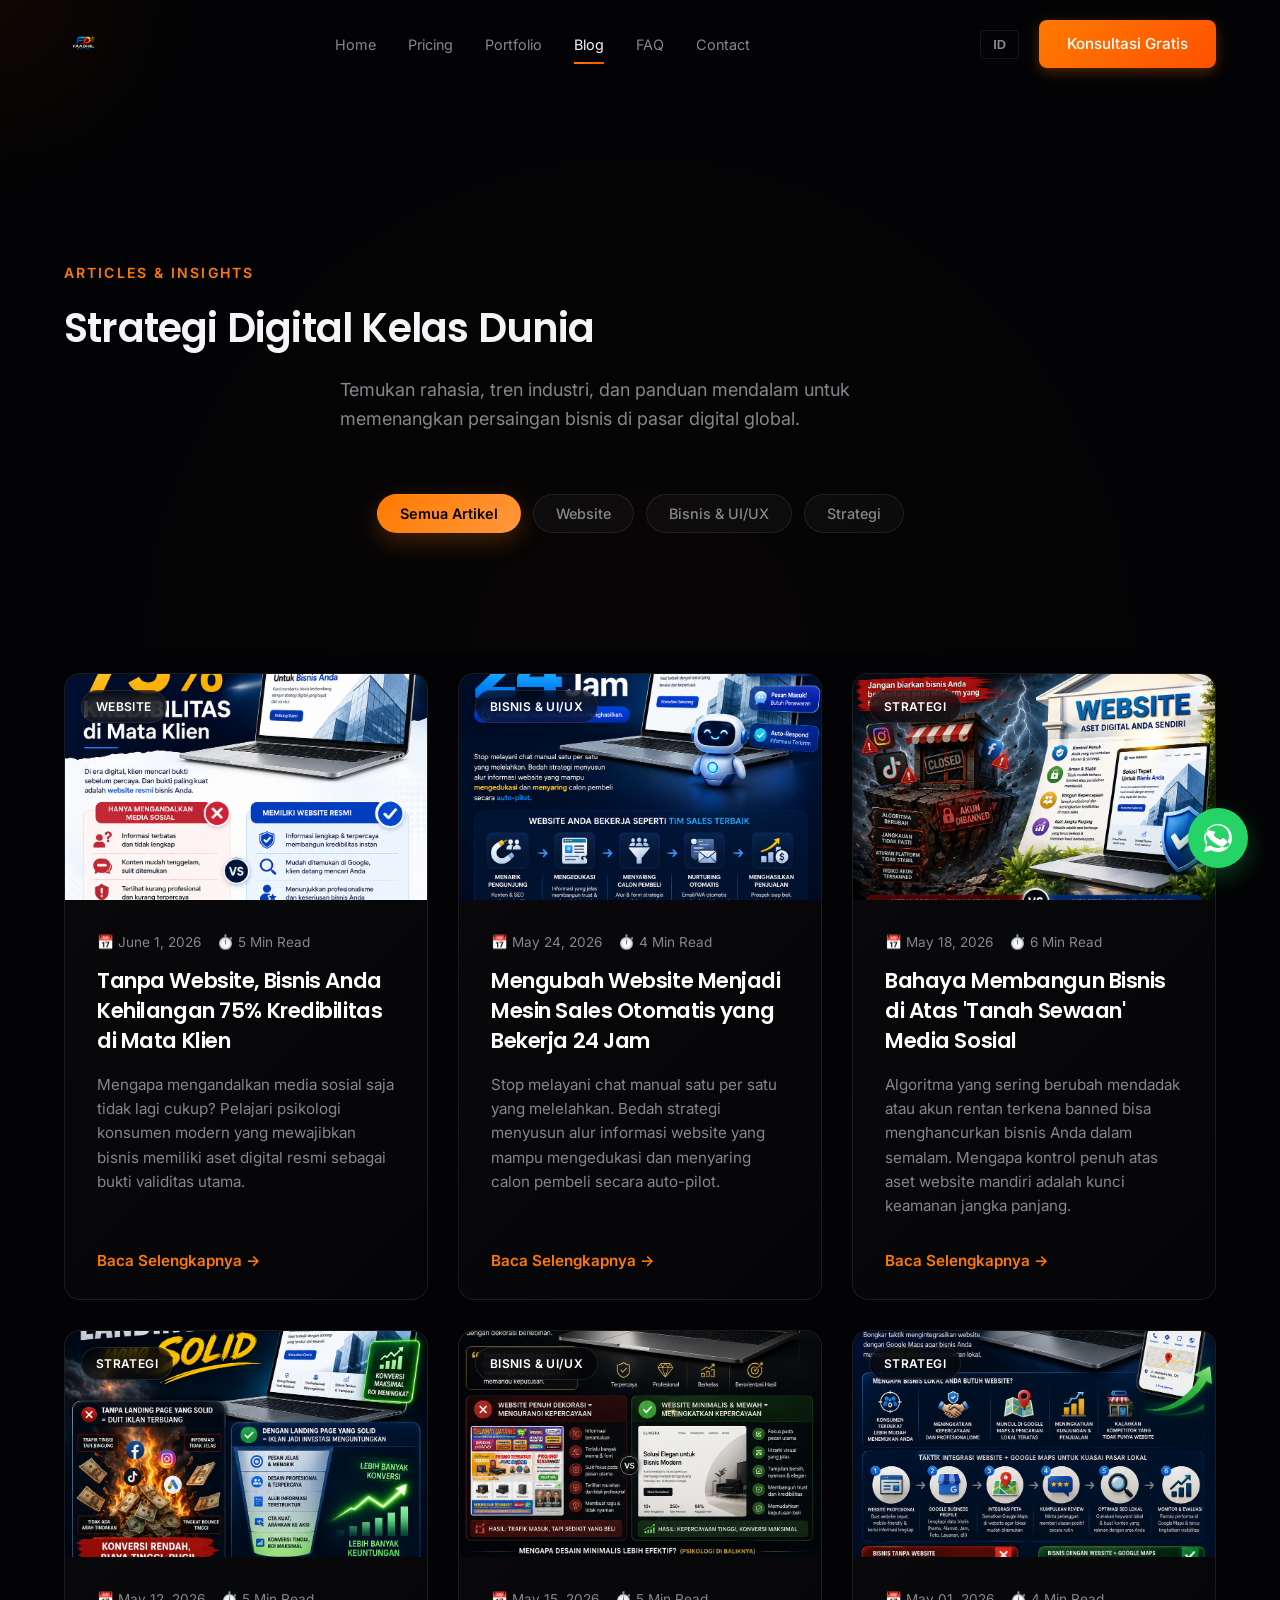
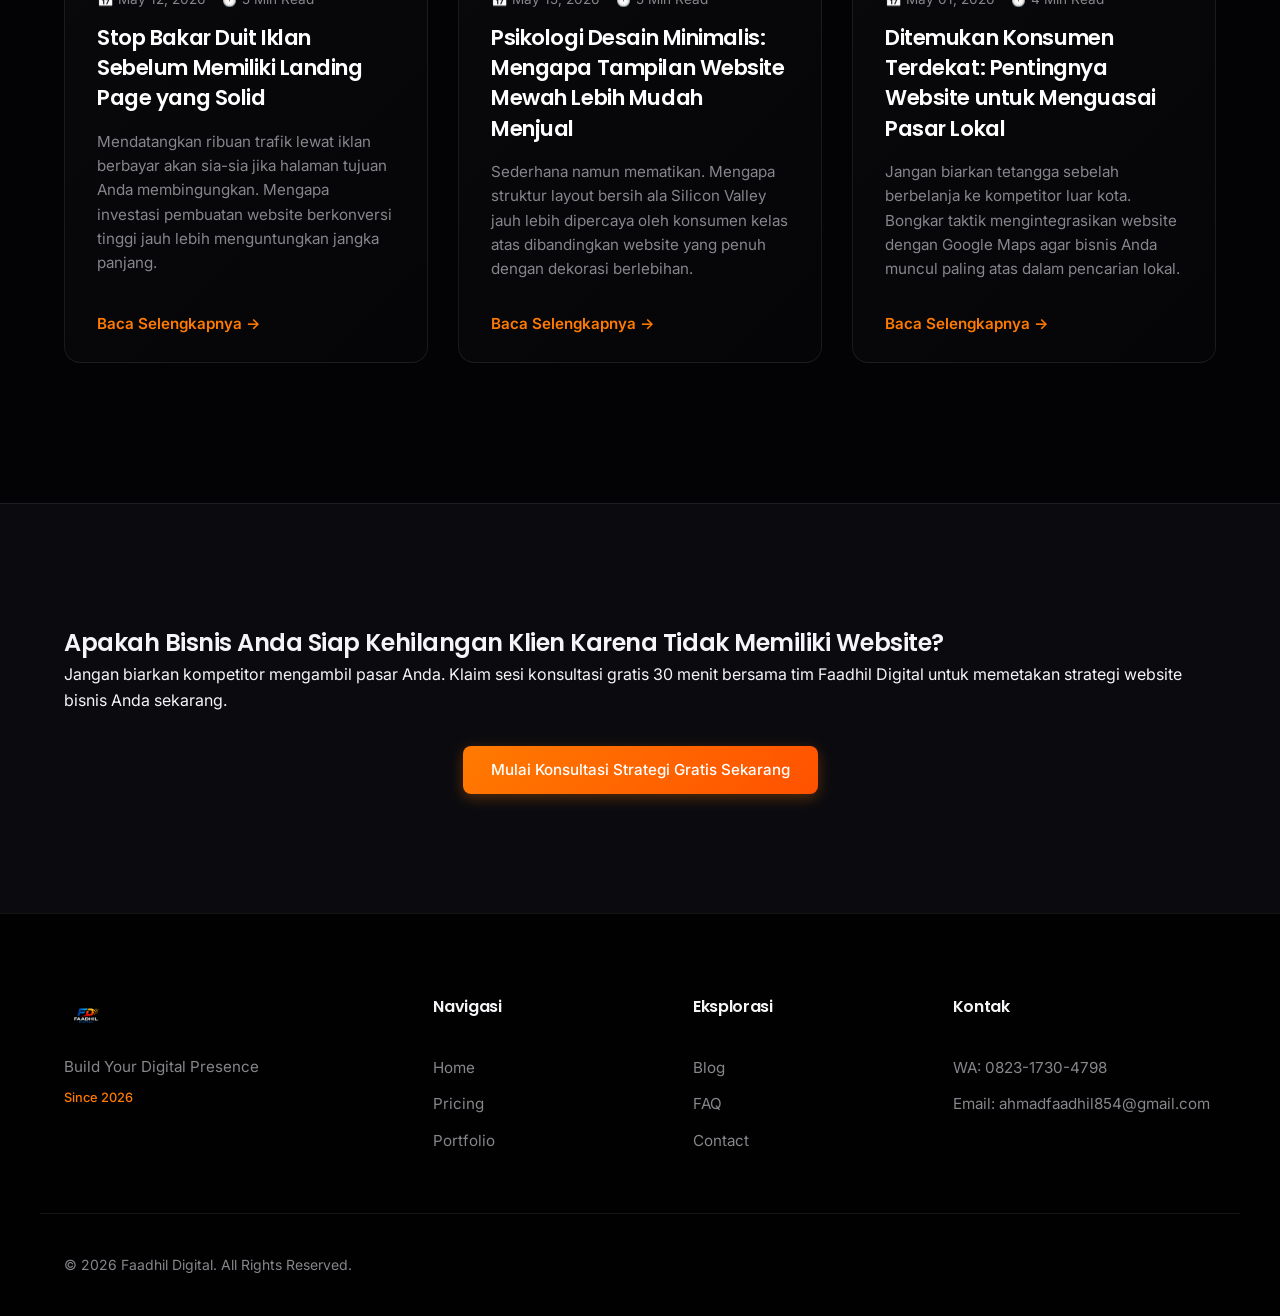
<file: blog.html>
<!DOCTYPE html>
<html lang="id">

<head>
    <meta charset="UTF-8">
    <meta name="viewport" content="width=device-width, initial-scale=1.0">
    <title>Blog Insight & Edukasi Premium - Faadhil Digital</title>
    <meta name="description" content="Baca artikel, tren, dan strategi digital marketing serta pengembangan website modern kelas dunia dari tim ahli Faadhil Digital.">
    <meta name="theme-color" content="#030305">

    <!-- Web App Manifest -->
    <link rel="manifest" href="manifest.json">

    <!-- Open Graph / Facebook -->
    <meta property="og:type" content="website">
    <meta property="og:url" content="https://faadhildigital.com/blog.html">
    <meta property="og:title" content="Blog Insight & Edukasi Premium - Faadhil Digital">
    <meta property="og:description" content="Strategi dan tren pengembangan website modern untuk melejitkan konversi bisnis Anda.">
    <meta property="og:image" content="assets/images/og-blog.jpg">

    <!-- Preload Fonts -->
    <link rel="preconnect" href="https://fonts.googleapis.com">
    <link rel="preconnect" href="https://fonts.gstatic.com" crossorigin>
    <link href="https://fonts.googleapis.com/css2?family=Inter:wght@300;400;500;600;700&family=Poppins:wght@400;600;700&display=swap" rel="stylesheet">

    <!-- Modular CSS Stylesheets -->
    <link rel="stylesheet" href="css/variables.css">
    <link rel="stylesheet" href="css/global.css">
    <link rel="stylesheet" href="css/animations.css">
    <link rel="stylesheet" href="css/navbar.css">
    <link rel="stylesheet" href="css/cards.css"> <!-- Nanti kita satukan style card blog di sini -->
    <link rel="stylesheet" href="css/footer.css">
    <link rel="stylesheet" href="css/responsive.css">
</head>

<body>

    <!-- Premium Loading Screen -->
    <div class="loader-screen" id="loaderScreen">
        <div class="loader-content">
            <span class="loader-logo">Faadhil Digital</span>
            <div class="loader-bar"></div>
        </div>
    </div>

    <!-- Cursor Glow Effect (Desktop Only) -->
    <div class="cursor-glow" id="cursorGlow"></div>

    <!-- Header Navigation (6 Menu Utama Sinkron) -->
    <header class="navbar-header" id="navbar">
        <div class="navbar-container">
            <a href="index.html" class="navbar-logo-wrapper" aria-label="Faadhil Digital Home">
                <img src="assets/logo/LOGO4721.png" alt="Logo Faadhil Digital" class="navbar-logo-img">
            </a>
            
            <nav class="navbar-menu" id="navbarMenu">
                <a href="index.html" class="menu-link" data-translate="nav-home">Home</a>
                <a href="pricing.html" class="menu-link" data-translate="nav-pricing">Pricing</a>
                <a href="portfolio.html" class="menu-link" data-translate="nav-portfolio">Portfolio</a>
                <a href="blog.html" class="menu-link active" data-translate="nav-blog">Blog</a>
                <a href="faq.html" class="menu-link" data-translate="nav-faq">FAQ</a>
                <a href="contact.html" class="menu-link" data-translate="nav-contact">Contact</a>
                <div class="mobile-cta-wrapper">
                    <a href="https://wa.me/6282317304798" target="_blank" rel="noopener" class="btn btn-primary" data-translate="cta-nav">Konsultasi Gratis</a>
                </div>
            </nav>

            <div class="navbar-actions">
                <button class="lang-toggle-btn" id="langToggle" aria-label="Toggle Language">ID</button>
                <a href="https://wa.me/6282317304798" target="_blank" rel="noopener" class="btn btn-primary btn-desktop-nav" data-translate="cta-nav">Konsultasi Gratis</a>
        
                <button class="hamburger-btn" id="hamburgerBtn" aria-label="Toggle Menu">
                    <span></span><span></span><span></span>
                </button>
            </div>
        </div>
    </header>

    <!-- Main Content Area -->
    <main style="padding-top: 140px;">

        <!-- HERO BLOG SECTION -->
        <section class="blog-hero section-padding" style="background: radial-gradient(circle at bottom, rgba(255, 122, 0, 0.02) 0%, transparent 70%);">
            <div class="container text-center reveal-fade-up">
                <span class="section-tagline" data-translate="blog-tagline">Articles & Insights</span>
                <h1 class="section-title" data-translate="blog-title">Strategi Digital Kelas Dunia</h1>
                <p class="section-subtitle" data-translate="blog-subtitle">Temukan rahasia, tren industri, dan panduan mendalam untuk memenangkan persaingan bisnis di pasar digital global.</p>
                
                <!-- Category Filter Buttons -->
                <div class="blog-filter-wrapper" style="margin-top: 3rem; display: flex; gap: 12px; justify-content: center; flex-wrap: wrap;">
                    <button class="filter-btn active" data-category="all" data-translate="cat-all">Semua Artikel</button>
                    <button class="filter-btn" data-category="development" data-translate="cat-dev">Website</button>
                    <button class="filter-btn" data-category="business" data-translate="cat-biz">Bisnis & UI/UX</button>
                    <button class="filter-btn" data-category="marketing" data-translate="cat-mkt">Strategi</button>
                </div>
            </div>
        </section>

        <!-- BLOG GRID SECTION -->
        <section class="blog-cards-section" style="margin-bottom: 120px; padding: 20px 0;">
            <div class="container">
                <div class="blog-grid" style="display: grid; grid-template-columns: repeat(auto-fill, minmax(350px, 1fr)); gap: 30px; width: 100%;">
                    
                    <!-- Artikel 1: Kategori Website (Kredibilitas) -->
                    <article class="blog-card reveal-fade-up" data-article-category="development">
                        <div class="blog-img-container" style="position: relative; overflow: hidden; border-radius: 16px 16px 0 0;">
                            <img src="assets/images/blog-speed.png" alt="Website sebagai Kredibilitas Bisnis" class="blog-img" loading="lazy" style="width: 100%; object-fit: cover;">
                            <span class="blog-badge-tag" style="position: absolute; top: 16px; left: 16px;" data-translate="cat-dev">Website</span>
                        </div>
                        <div class="blog-content" style="padding: 2rem; display: flex; flex-direction: column; height: calc(100% - 220px);">
                            <div class="blog-meta" style="font-size: 0.85rem; color: var(--text-muted); margin-bottom: 0.75rem; display: flex; gap: 16px;">
                                <span>📅 June 1, 2026</span>
                                <span>⏱️ 5 Min Read</span>
                            </div>
                            <h3 class="blog-post-title" style="font-size: 1.35rem; margin-bottom: 1rem; color: #fff;">
                                <a href="blog-kredibilitas.html" style="color: inherit; text-decoration: none;" data-translate="blog-p1-title">Tanpa Website, Bisnis Anda Kehilangan 75% Kredibilitas di Mata Klien</a>
                            </h3>
                            <p class="blog-post-desc" style="color: var(--text-muted); line-height: 1.6; font-size: 0.95rem; margin-bottom: 1.5rem;" data-translate="blog-p1-desc">
                                Mengapa mengandalkan media sosial saja tidak lagi cukup? Pelajari psikologi konsumen modern yang mewajibkan bisnis memiliki aset digital resmi sebagai bukti validitas utama.
                            </p>
                            <a href="blog-kredibilitas.html" class="blog-read-more" style="color: var(--primary); text-decoration: none; font-weight: 600; font-size: 0.95rem; margin-top: auto; display: inline-flex; align-items: center; gap: 8px;" data-translate="blog-read-more">
                                Baca Selengkapnya &rarr;
                            </a>
                        </div>
                    </article>

                    <!-- Artikel 2: Kategori Bisnis & UI/UX (Mesin Penjualan 24 Jam) -->
                    <article class="blog-card reveal-fade-up" data-article-category="business">
                        <div class="blog-img-container" style="position: relative; overflow: hidden; border-radius: 16px 16px 0 0;">
                            <img src="assets/images/blog-uiux.png" alt="Website sebagai Sales Auto-Pilot" class="blog-img" loading="lazy" style="width: 100%; object-fit: cover;">
                            <span class="blog-badge-tag" style="position: absolute; top: 16px; left: 16px;" data-translate="cat-biz">Bisnis & UI/UX</span>
                        </div>
                        <div class="blog-content" style="padding: 2rem; display: flex; flex-direction: column; height: calc(100% - 220px);">
                            <div class="blog-meta" style="font-size: 0.85rem; color: var(--text-muted); margin-bottom: 0.75rem; display: flex; gap: 16px;">
                                <span>📅 May 24, 2026</span>
                                <span>⏱️ 4 Min Read</span>
                            </div>
                            <h3 class="blog-post-title" style="font-size: 1.35rem; margin-bottom: 1rem; color: #fff;">
                                <a href="blog-sales-machine.html" style="color: inherit; text-decoration: none;" data-translate="blog-p2-title">Mengubah Website Menjadi Mesin Sales Otomatis yang Bekerja 24 Jam</a>
                            </h3>
                            <p class="blog-post-desc" style="color: var(--text-muted); line-height: 1.6; font-size: 0.95rem; margin-bottom: 1.5rem;" data-translate="blog-p2-desc">
                                Stop melayani chat manual satu per satu yang melelahkan. Bedah strategi menyusun alur informasi website yang mampu mengedukasi dan menyaring calon pembeli secara auto-pilot.
                            </p>
                            <a href="blog-sales-machine.html" class="blog-read-more" style="color: var(--primary); text-decoration: none; font-weight: 600; font-size: 0.95rem; margin-top: auto; display: inline-flex; align-items: center; gap: 8px;" data-translate="blog-read-more">
                                Baca Selengkapnya &rarr;
                            </a>
                        </div>
                    </article>

                    <!-- Artikel 3: Kategori Strategi (Kontrol Data & Keamanan) -->
                    <article class="blog-card reveal-fade-up" data-article-category="marketing">
                        <div class="blog-img-container" style="position: relative; overflow: hidden; border-radius: 16px 16px 0 0;">
                            <img src="assets/images/blog-seo.png" alt="Pentingnya Kepemilikan Aset Digital" class="blog-img" loading="lazy" style="width: 100%; object-fit: cover;">
                            <span class="blog-badge-tag" style="position: absolute; top: 16px; left: 16px;" data-translate="cat-mkt">Strategi</span>
                        </div>
                        <div class="blog-content" style="padding: 2rem; display: flex; flex-direction: column; height: calc(100% - 220px);">
                            <div class="blog-meta" style="font-size: 0.85rem; color: var(--text-muted); margin-bottom: 0.75rem; display: flex; gap: 16px;">
                                <span>📅 May 18, 2026</span>
                                <span>⏱️ 6 Min Read</span>
                            </div>
                            <h3 class="blog-post-title" style="font-size: 1.35rem; margin-bottom: 1rem; color: #fff;">
                                <a href="blog-rented-land.html" style="color: inherit; text-decoration: none;" data-translate="blog-p3-title">Bahaya Membangun Bisnis di Atas 'Tanah Sewaan' Media Sosial</a>
                            </h3>
                            <p class="blog-post-desc" style="color: var(--text-muted); line-height: 1.6; font-size: 0.95rem; margin-bottom: 1.5rem;" data-translate="blog-p3-desc">
                                Algoritma yang sering berubah mendadak atau akun rentan terkena banned bisa menghancurkan bisnis Anda dalam semalam. Mengapa kontrol penuh atas aset website mandiri adalah kunci keamanan jangka panjang.
                            </p>
                            <a href="blog-rented-land.html" class="blog-read-more" style="color: var(--primary); text-decoration: none; font-weight: 600; font-size: 0.95rem; margin-top: auto; display: inline-flex; align-items: center; gap: 8px;" data-translate="blog-read-more">
                                Baca Selengkapnya &rarr;
                            </a>
                        </div>
                    </article>

                    <!-- Artikel 4 -->

                    <article class="blog-card reveal-fade-up" data-article-category="marketing">
                        <div class="blog-img-container" style="position: relative; overflow: hidden; border-radius: 16px 16px 0 0;">
                            <img src="assets/images/blog-roi.png" alt="Website vs Iklan Berbayar" class="blog-img" loading="lazy" style="width: 100%; object-fit: cover;">
                            <span class="blog-badge-tag" style="position: absolute; top: 16px; left: 16px;" data-translate="cat-mkt">Strategi</span>
                        </div>
                        <div class="blog-content" style="padding: 2rem; display: flex; flex-direction: column; height: calc(100% - 220px);">
                            <div class="blog-meta" style="font-size: 0.85rem; color: var(--text-muted); margin-bottom: 0.75rem; display: flex; gap: 16px;">
                                <span>📅 May 12, 2026</span>
                                <span>⏱️ 5 Min Read</span>
                            </div>
                            <h3 class="blog-post-title" style="font-size: 1.35rem; margin-bottom: 1rem; color: #fff;">
                                <a href="blog-investasi-website.html" style="color: inherit; text-decoration: none;" data-translate="blog-p5-title">Stop Bakar Duit Iklan Sebelum Memiliki Landing Page yang Solid</a>
                            </h3>
                            <p class="blog-post-desc" style="color: var(--text-muted); line-height: 1.6; font-size: 0.95rem; margin-bottom: 1.5rem;" data-translate="blog-p5-desc">
                                Mendatangkan ribuan trafik lewat iklan berbayar akan sia-sia jika halaman tujuan Anda membingungkan. Mengapa investasi pembuatan website berkonversi tinggi jauh lebih menguntungkan jangka panjang.
                            </p>
                            <a href="blog-investasi-website.html" class="blog-read-more" style="color: var(--primary); text-decoration: none; font-weight: 600; font-size: 0.95rem; margin-top: auto; display: inline-flex; align-items: center; gap: 8px;" data-translate="blog-read-more">
                                Baca Selengkapnya &rarr;
                            </a>
                        </div>
                    </article>

                    <!-- Artikel 5: Kategori Bisnis & UI/UX (Aestetika & Kepercayaan) -->

                    <article class="blog-card reveal-fade-up" data-article-category="business">
                        <div class="blog-img-container" style="position: relative; overflow: hidden; border-radius: 16px 16px 0 0;">
                            <img src="assets/images/blog-design-psychology.png" alt="Psikologi Desain Premium" class="blog-img" loading="lazy" style="width: 100%; object-fit: cover;">
                            <span class="blog-badge-tag" style="position: absolute; top: 16px; left: 16px;" data-translate="cat-biz">Bisnis & UI/UX</span>
                        </div>
                        <div class="blog-content" style="padding: 2rem; display: flex; flex-direction: column; height: calc(100% - 220px);">
                            <div class="blog-meta" style="font-size: 0.85rem; color: var(--text-muted); margin-bottom: 0.75rem; display: flex; gap: 16px;">
                                <span>📅 May 15, 2026</span>
                                <span>⏱️ 5 Min Read</span>
                            </div>
                            <h3 class="blog-post-title" style="font-size: 1.35rem; margin-bottom: 1rem; color: #fff;">
                                <a href="blog-psikologi-desain.html" style="color: inherit; text-decoration: none;" data-translate="blog-p6-title">Psikologi Desain Minimalis: Mengapa Tampilan Website Mewah Lebih Mudah Menjual</a>
                            </h3>
                            <p class="blog-post-desc" style="color: var(--text-muted); line-height: 1.6; font-size: 0.95rem; margin-bottom: 1.5rem;" data-translate="blog-p6-desc">
                                Sederhana namun mematikan. Mengapa struktur layout bersih ala Silicon Valley jauh lebih dipercaya oleh konsumen kelas atas dibandingkan website yang penuh dengan dekorasi berlebihan.
                            </p>
                            <a href="blog-psikologi-desain.html" class="blog-read-more" style="color: var(--primary); text-decoration: none; font-weight: 600; font-size: 0.95rem; margin-top: auto; display: inline-flex; align-items: center; gap: 8px;" data-translate="blog-read-more">
                                Baca Selengkapnya &rarr;
                            </a>
                        </div>
                    </article>

                    <!-- Artikel 6: Kategori Strategi (Local SEO) -->
                    <article class="blog-card reveal-fade-up" data-article-category="marketing">
                        <div class="blog-img-container" style="position: relative; overflow: hidden; border-radius: 16px 16px 0 0;">
                            <img src="assets/images/blog-local-seo.png" alt="Optimasi Google Maps dan Local SEO" class="blog-img" loading="lazy" style="width: 100%; object-fit: cover;">
                            <span class="blog-badge-tag" style="position: absolute; top: 16px; left: 16px;" data-translate="cat-mkt">Strategi</span>
                        </div>
                        <div class="blog-content" style="padding: 2rem; display: flex; flex-direction: column; height: calc(100% - 220px);">
                            <div class="blog-meta" style="font-size: 0.85rem; color: var(--text-muted); margin-bottom: 0.75rem; display: flex; gap: 16px;">
                                <span>📅 May 01, 2026</span>
                                <span>⏱️ 4 Min Read</span>
                            </div>
                            <h3 class="blog-post-title" style="font-size: 1.35rem; margin-bottom: 1rem; color: #fff;">
                                <a href="blog-local-seo.html" style="color: inherit; text-decoration: none;" data-translate="blog-p7-title">Ditemukan Konsumen Terdekat: Pentingnya Website untuk Menguasai Pasar Lokal</a>
                            </h3>
                            <p class="blog-post-desc" style="color: var(--text-muted); line-height: 1.6; font-size: 0.95rem; margin-bottom: 1.5rem;" data-translate="blog-p7-desc">
                                Jangan biarkan tetangga sebelah berbelanja ke kompetitor luar kota. Bongkar taktik mengintegrasikan website dengan Google Maps agar bisnis Anda muncul paling atas dalam pencarian lokal.
                            </p>
                            <a href="blog-local-seo.html" class="blog-read-more" style="color: var(--primary); text-decoration: none; font-weight: 600; font-size: 0.95rem; margin-top: auto; display: inline-flex; align-items: center; gap: 8px;" data-translate="blog-read-more">
                                Baca Selengkapnya &rarr;
                            </a>
                        </div>
                    </article>

                </div>
            </div>
        </section>

        <!-- CTA CONVERSION SECTION (HIGH-CONVERTING AUDIT STRATEGY) -->
        <section class="cta-conversion-section section-padding bg-dark-accent" style="border-top: 1px solid var(--border-premium);">
            <div class="container">
                <div class="cta-glass-card reveal-fade-up">
                    <div class="cta-card-glow"></div>
                    <h2 class="cta-headline" data-translate="blog-cta-head">Apakah Bisnis Anda Siap Kehilangan Klien Karena Tidak Memiliki Website?</h2>
                    <p class="cta-subheadline" data-translate="blog-cta-sub">Jangan biarkan kompetitor mengambil pasar Anda. Klaim sesi konsultasi gratis 30 menit bersama tim Faadhil Digital untuk memetakan strategi website bisnis Anda sekarang.</p>
                    <div style="display: flex; justify-content: center; margin-top: 2rem;">
                        <a href="https://wa.me/6282317304798?text=Halo%20Faadhil%20Digital,%20saya%20sudah%20membaca%20artikel%20edukasi%20dan%20ingin%20klaim%20sesi%20konsultasi%20gratis%20untuk%20website%20bisnis%20saya." 
                           target="_blank" rel="noopener" class="btn btn-primary btn-large">
                            <span data-translate="blog-btn-cta">Mulai Konsultasi Strategi Gratis Sekarang</span>
                        </a>
                    </div>
                </div>
            </div>
        </section>

    </main>

    <!-- FOOTER (6 Menu Eksplorasi & Navigasi Lengkap Terstruktur) -->
    <footer class="footer-premium">
        <div class="container footer-grid">
            <div class="footer-brand">
                <img src="assets/logo/LOGO4721.png" alt="Logo Faadhil Digital" class="footer-logo-img">
                <p class="footer-tagline" style="margin-top: 1rem;">Build Your Digital Presence</p>
                <p class="footer-since">Since 2026</p>
            </div>
            <div class="footer-links-group">
                <h4 class="footer-heading">Navigasi</h4>
                <a href="index.html">Home</a>
                <a href="pricing.html">Pricing</a>
                <a href="portfolio.html">Portfolio</a>
            </div>
            <div class="footer-links-group">
                <h4 class="footer-heading">Eksplorasi</h4>
                <a href="blog.html">Blog</a>
                <a href="faq.html">FAQ</a>
                <a href="contact.html">Contact</a>
            </div>
            <div class="footer-links-group">
                <h4 class="footer-heading">Kontak</h4>
                <p class="contact-info-text">WA: 0823-1730-4798</p>
                <p class="contact-info-text">Email: ahmadfaadhil854@gmail.com</p>
            </div>
        </div>
        <div class="container footer-bottom">
            <p>&copy; 2026 Faadhil Digital. All Rights Reserved.</p>
        </div>
    </footer>

    <!-- Global Floating WhatsApp Button -->
    <a href="https://wa.me/6282317304798" class="floating-whatsapp" target="_blank" rel="noopener" aria-label="Chat WhatsApp">
        <svg width="28" height="28" viewBox="0 0 24 24" fill="currentColor"><path d="M.057 24l1.687-6.163c-1.041-1.804-1.588-3.849-1.587-5.946C.06 5.348 5.397.01 12.008.01c3.202.001 6.212 1.246 8.477 3.513 2.266 2.268 3.507 5.28 3.505 8.484-.004 6.657-5.34 11.997-11.953 11.997-2.005-.001-3.973-.502-5.713-1.457L0 24zm6.59-4.846c1.6.95 3.188 1.449 4.825 1.451 5.436 0 9.86-4.37 9.864-9.799.002-2.63-1.023-5.101-2.885-6.965C16.528 1.977 14.053 1.048 11.43 1.048c-5.44 0-9.866 4.374-9.87 9.802-.001 1.73.463 3.42 1.345 4.927l-.997 3.641 3.74-.965zm11.541-6.155c-.3-.149-1.777-.864-2.052-.962-.275-.1-.475-.149-.675.15-.2.299-.775.962-.95 1.162-.175.2-.35.224-.65.075-3.53-1.508-4.507-2.484-5.38-3.993-.225-.389-.025-.6.174-.8.18-.178.399-.449.6-.674.2-.224.266-.374.399-.623.133-.25.067-.474-.033-.674-.1-.2-4.75-1.124-5.65-1.323-.875-.199-1.513-.162-2.074.114-.425.21-.925.75-.925 1.474 0 .724.4 1.424.95 2.148.55.725 4.625 6.942 10.95 9.47 4.15 1.657 5.025 1.511 6.8 1.162.55-.108 1.778-.711 2.027-1.396.25-.685.25-1.272.174-1.396-.075-.124-.275-.2-.575-.349z"/></svg>
    </a>
    <button class="back-to-top" id="backToTop" aria-label="Back to top">↑</button>

    <!-- Core External Script Links -->
    <script src="js/variables.js"></script>
    <script src="js/navbar.js" defer></script>
    <script src="js/animations.js" defer></script>
    <script src="js/language.js" defer></script>
    <script src="js/script.js" defer></script>
</body>

</html>
</file>
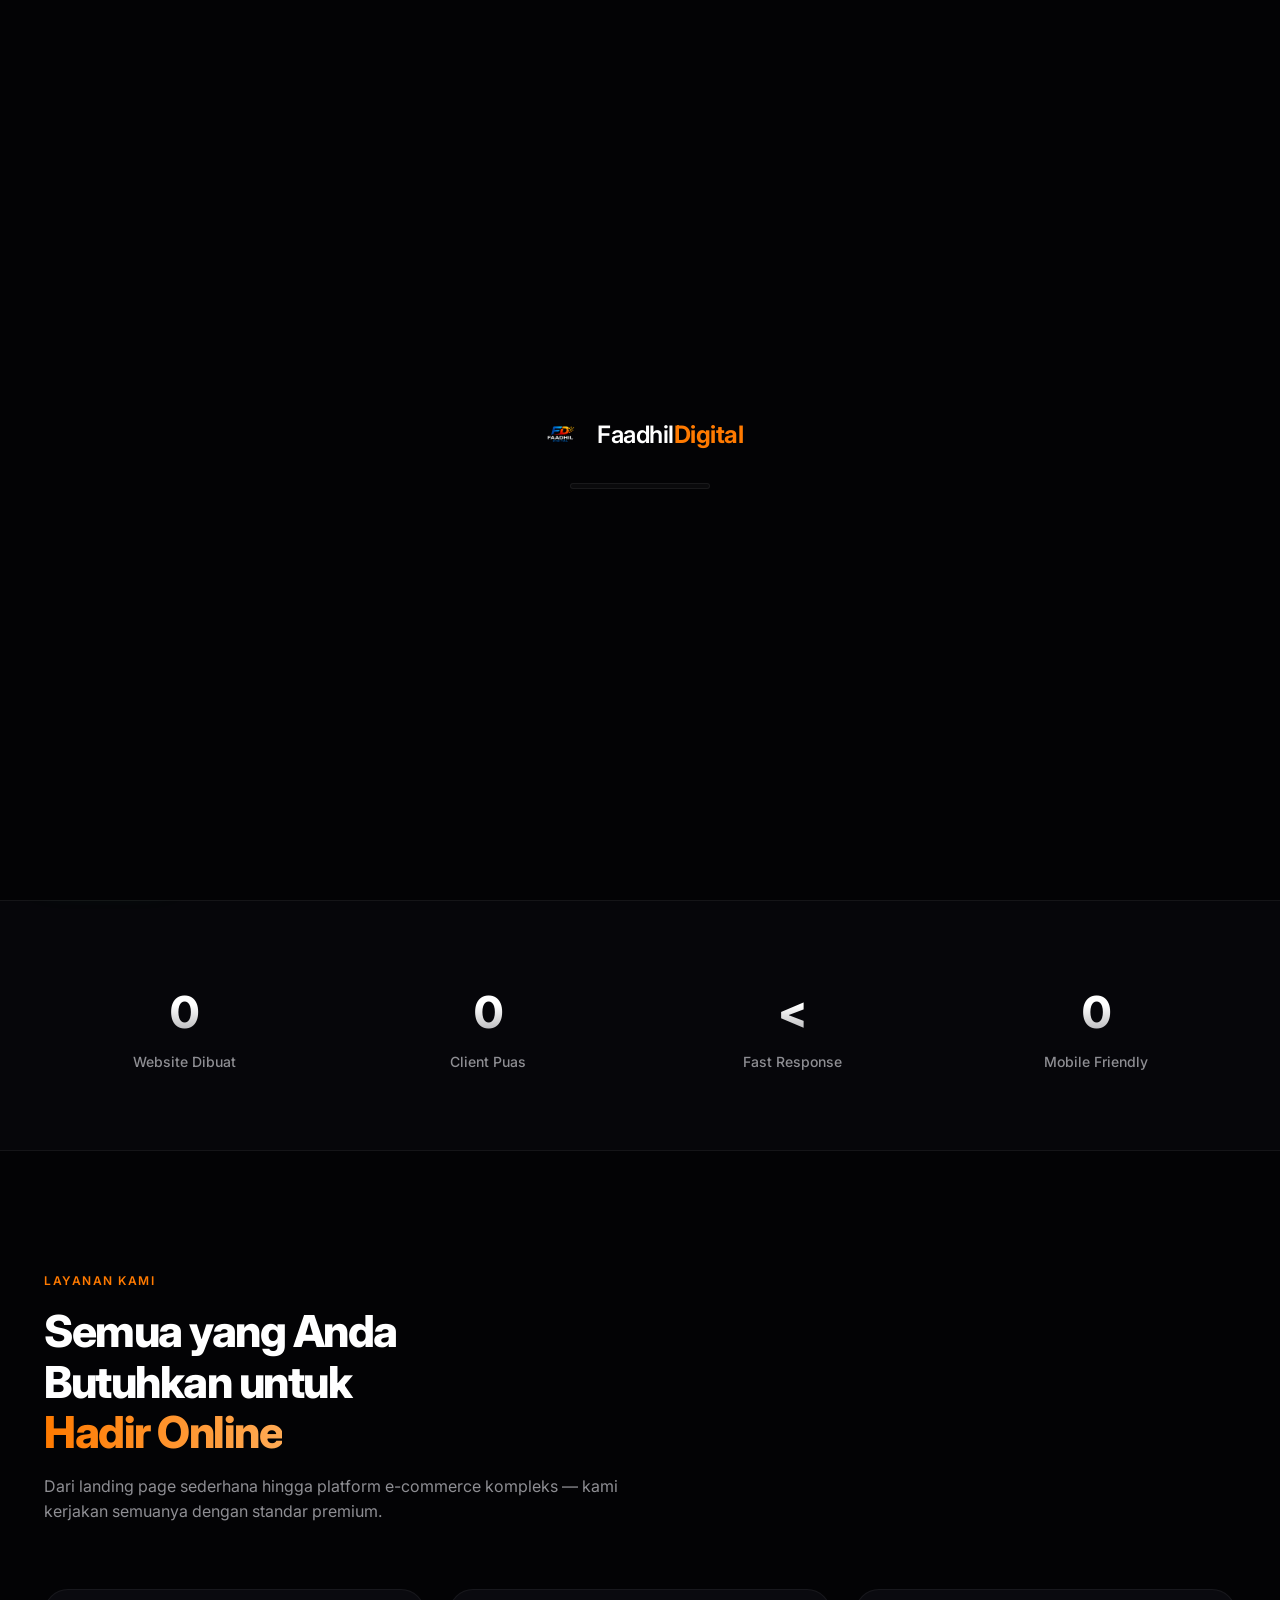
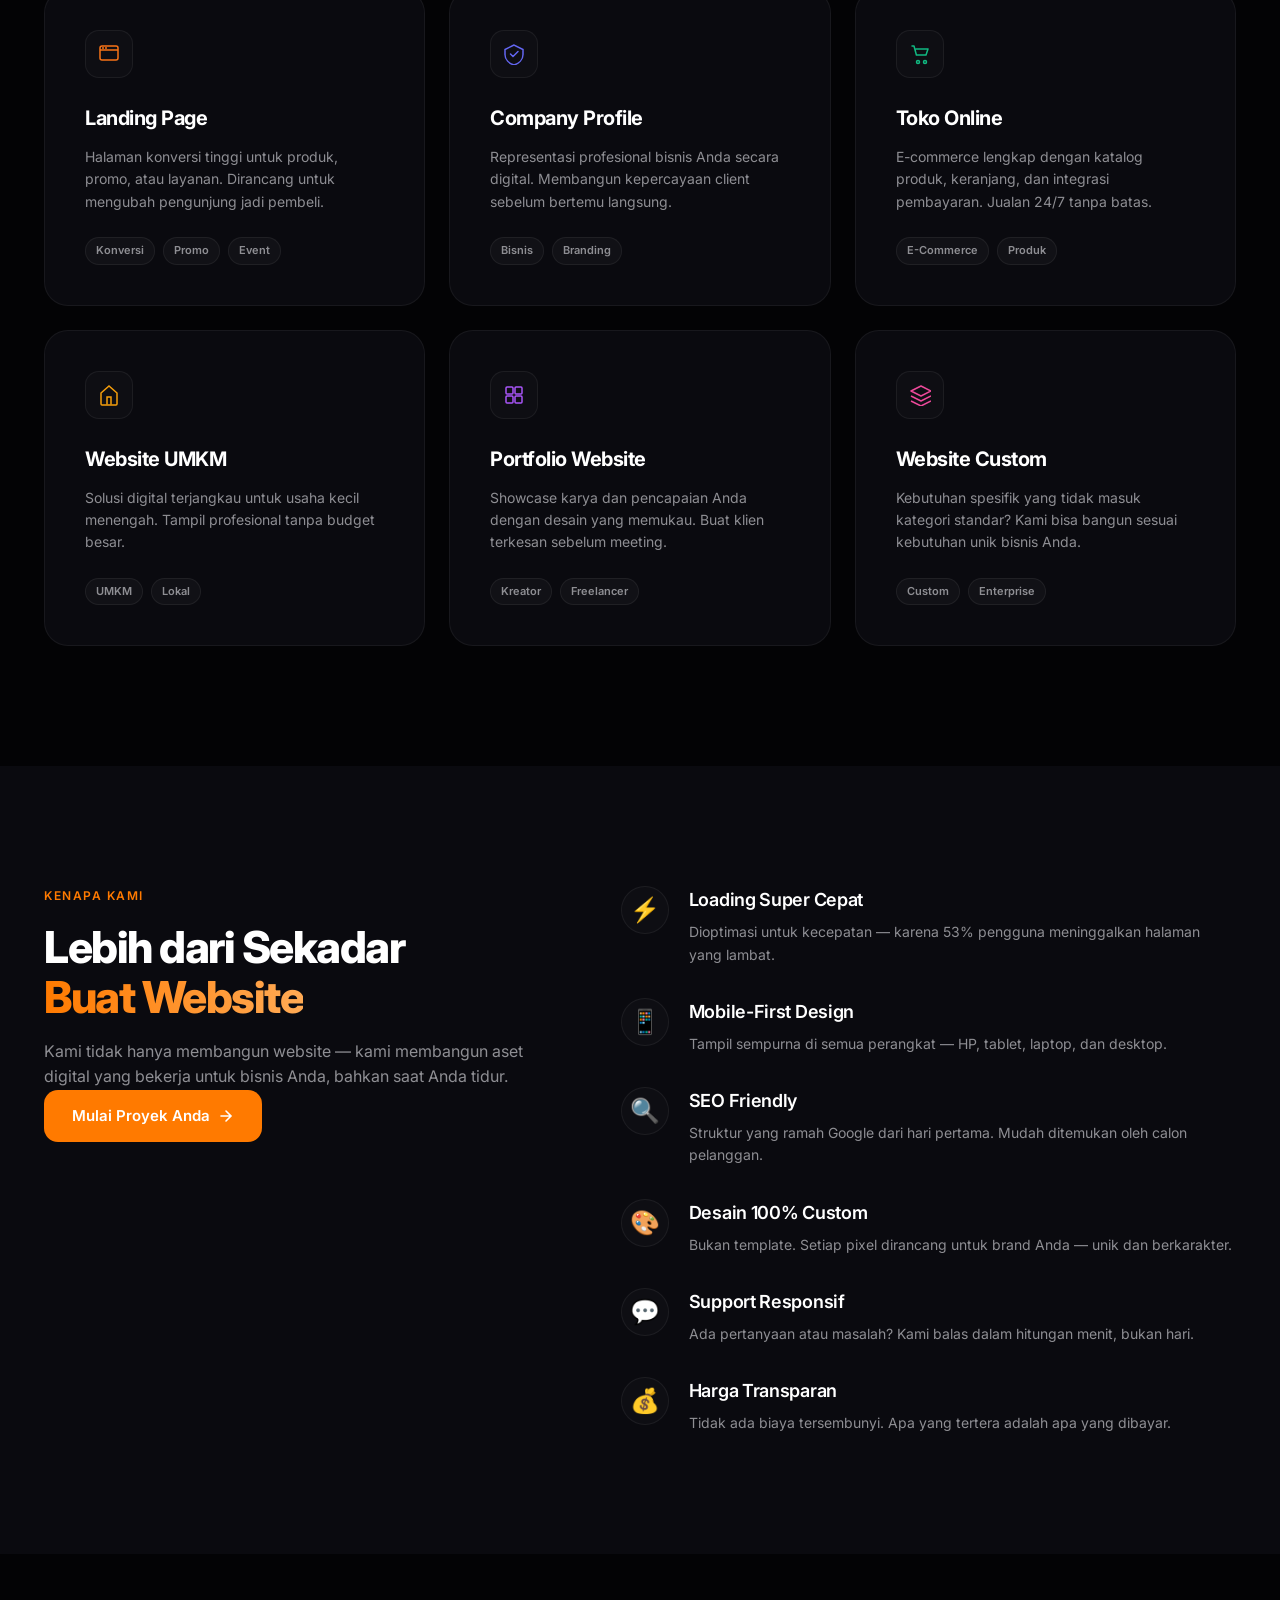
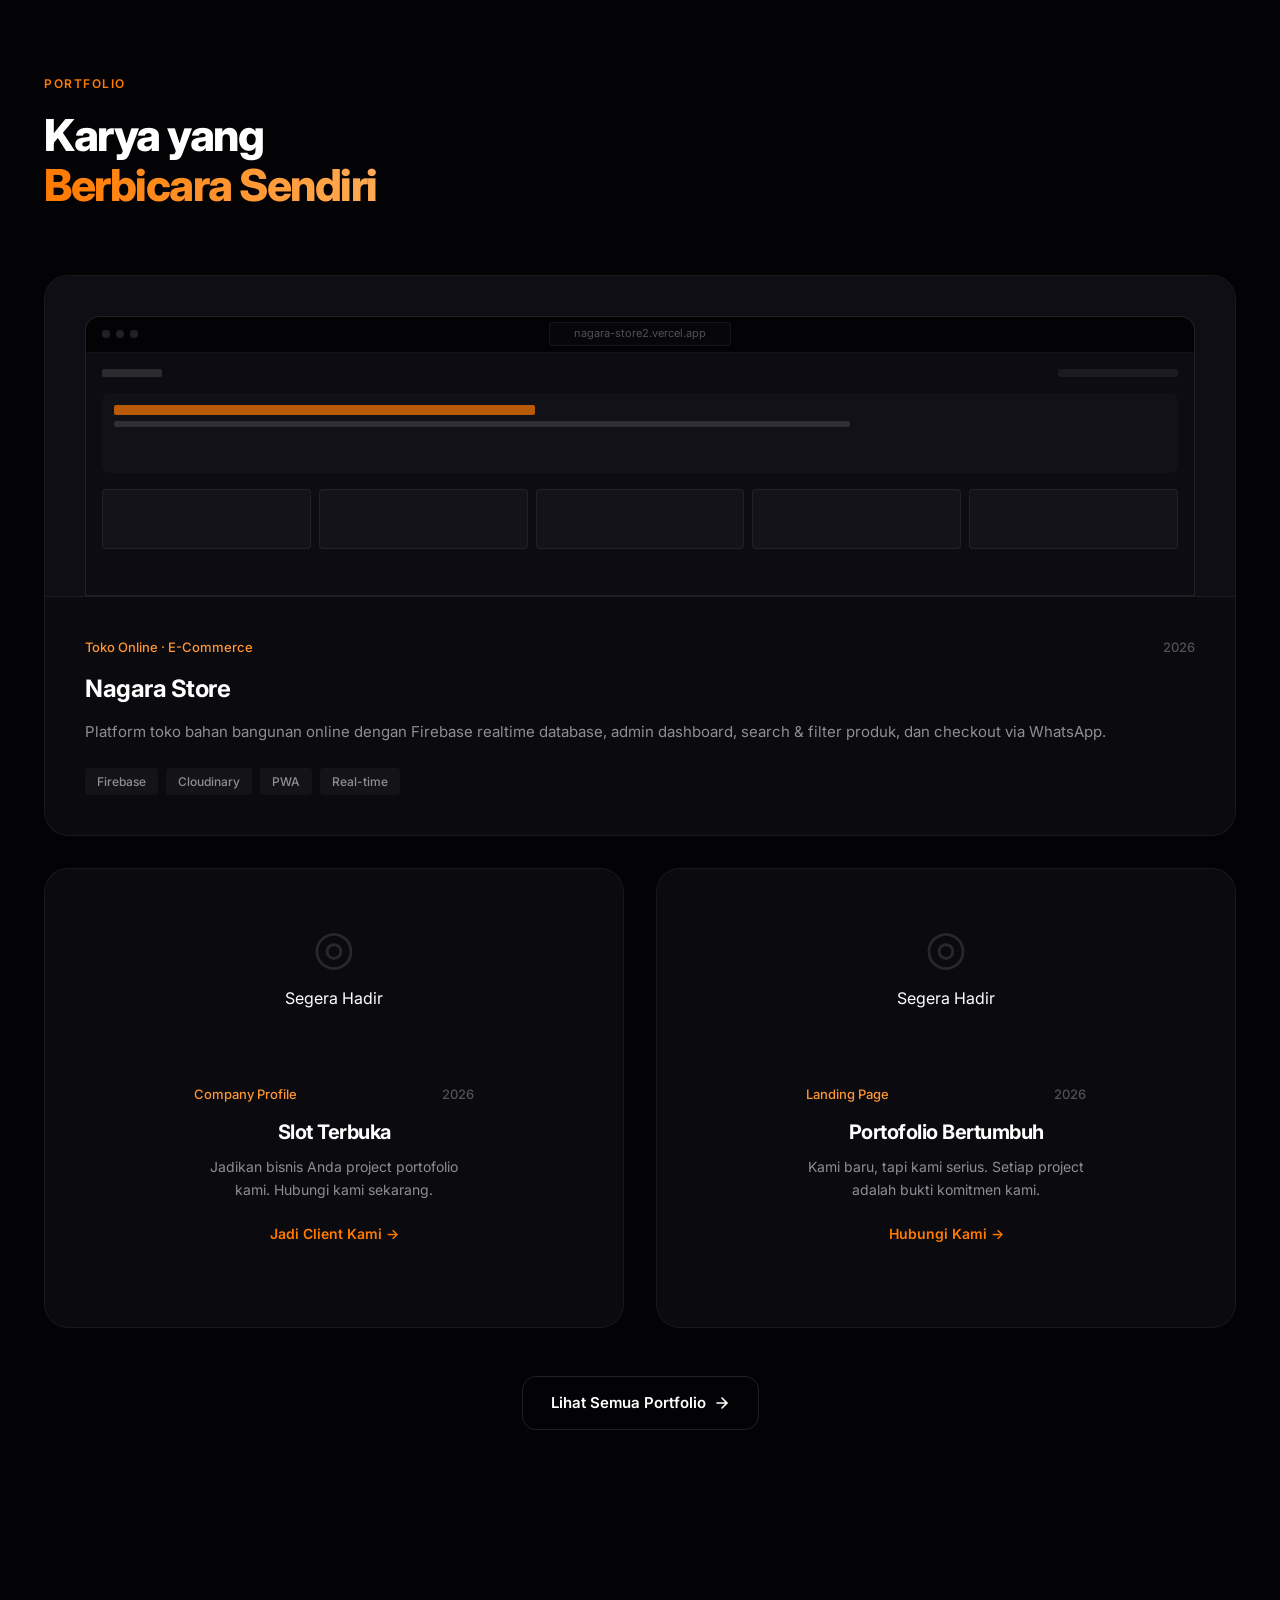
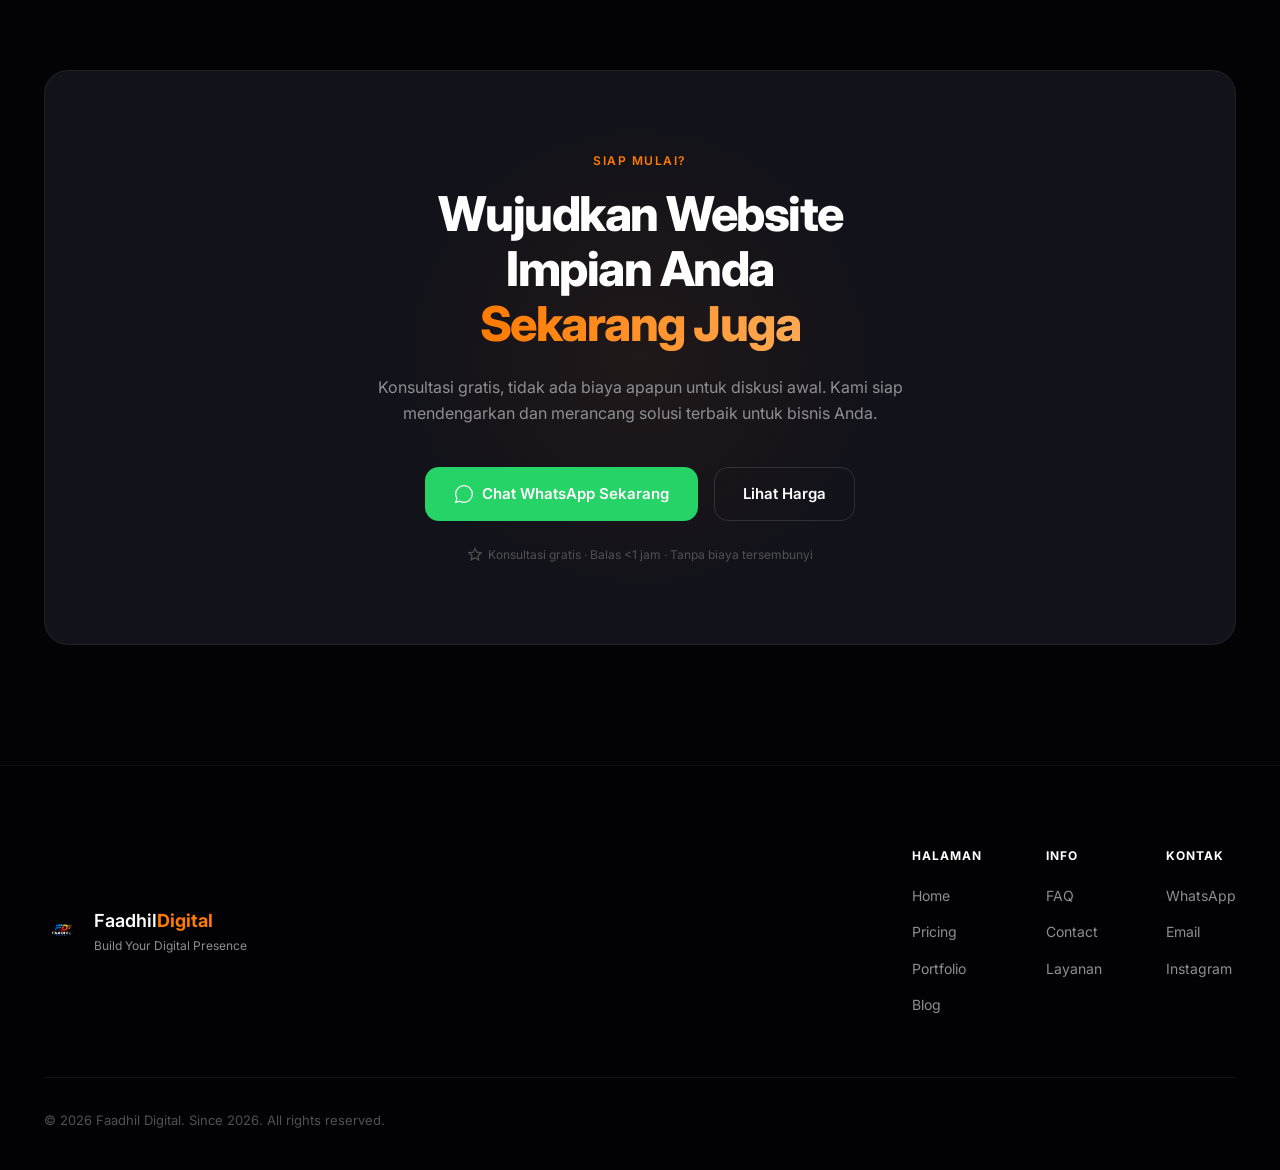
<file: home.html>
<!DOCTYPE html>
<html lang="id" data-theme="dark">
<head>
  <meta charset="UTF-8"/>
  <meta name="viewport" content="width=device-width,initial-scale=1.0"/>

  <!-- SEO -->
  <title>Faadhil Digital — Jasa Website Profesional | Build Your Digital Presence</title>
  <meta name="description" content="Faadhil Digital menyediakan jasa pembuatan website profesional — landing page, company profile, toko online, dan website custom. Harga mulai Rp 200.000. Fast response, desain premium, mobile-first."/>
  <meta name="keywords" content="jasa website, jasa pembuatan website, landing page, company profile, toko online, website profesional, Faadhil Digital"/>
  <meta name="robots" content="index, follow"/>
  <meta name="author" content="Faadhil Digital"/>
  <link rel="canonical" href="https://faadhildigital.com/"/>

  <!-- Open Graph -->
  <meta property="og:type" content="website"/>
  <meta property="og:title" content="Faadhil Digital — Build Your Digital Presence"/>
  <meta property="og:description" content="Jasa website profesional. Landing page, company profile, toko online. Mulai Rp 200.000."/>
  <meta property="og:url" content="https://faadhildigital.com/"/>
  <meta property="og:site_name" content="Faadhil Digital"/>

  <!-- Twitter Card -->
  <meta name="twitter:card" content="summary_large_image"/>
  <meta name="twitter:title" content="Faadhil Digital — Build Your Digital Presence"/>
  <meta name="twitter:description" content="Jasa website profesional mulai Rp 200.000."/>

  <!-- Theme -->
  <meta name="theme-color" content="#030305"/>
  <link rel="manifest" href="manifest.json"/>
  <link rel="icon" type="image/png" href="assets/LOGO4721.png"/>
  <link rel="apple-touch-icon" href="assets/LOGO4721.png"/>

  <!-- Schema -->
  <script type="application/ld+json">{"@context":"https://schema.org","@type":"ProfessionalService","name":"Faadhil Digital","description":"Jasa pembuatan website profesional","url":"https://faadhildigital.com","telephone":"+6282317304798","priceRange":"Rp200.000 - Rp1.200.000","serviceType":"Web Development","foundingDate":"2026","areaServed":"Indonesia"}</script>

  <!-- Fonts -->
  <link rel="preconnect" href="https://fonts.googleapis.com"/>
  <link rel="preconnect" href="https://fonts.gstatic.com" crossorigin/>
  <link href="https://fonts.googleapis.com/css2?family=Inter:wght@300;400;500;600;700;800;900&display=swap" rel="stylesheet"/>

  <link rel="stylesheet" href="css/style.css"/>
</head>
<body>

  <!-- LOADER -->
  <div id="loader" class="loader" role="status" aria-label="Loading">
    <div class="loader-logo">
      <img src="assets/LOGO4721.png" alt="Faadhil Digital" width="48" height="48"/>
      <span>Faadhil<strong>Digital</strong></span>
    </div>
    <div class="loader-bar"><div class="loader-progress"></div></div>
  </div>

  <!-- CURSOR GLOW -->
  <div class="cursor-glow" id="cursorGlow" aria-hidden="true"></div>

  <!-- TOAST -->
  <div id="toast" class="toast" role="alert" aria-live="polite"></div>

  <!-- BACK TO TOP -->
  <button class="back-top" id="backTop" aria-label="Kembali ke atas">
    <svg width="18" height="18" viewBox="0 0 18 18" fill="none"><path d="M9 14V4M4 9l5-5 5 5" stroke="currentColor" stroke-width="1.8" stroke-linecap="round" stroke-linejoin="round"/></svg>
  </button>

  <!-- WA FLOAT -->
  <a href="https://wa.me/6282317304798?text=Halo%20Faadhil%20Digital%2C%20saya%20ingin%20konsultasi%20website" target="_blank" rel="noopener noreferrer" class="wa-float" aria-label="Chat WhatsApp">
    <div class="wa-glow"></div>
    <svg width="24" height="24" viewBox="0 0 24 24" fill="none" aria-hidden="true">
      <path d="M12 2C6.477 2 2 6.477 2 12c0 1.89.525 3.66 1.438 5.168L2 22l4.978-1.303A9.952 9.952 0 0012 22c5.523 0 10-4.477 10-10S17.523 2 12 2z" fill="rgba(255,255,255,.2)" stroke="#fff" stroke-width="1.5"/>
      <path d="M16.25 13.75c-.23-.11-1.36-.67-1.57-.75s-.36-.11-.51.12-.59.75-.72.9-.27.17-.5.06-.97-.36-1.85-1.14c-.68-.61-1.14-1.37-1.27-1.6s-.01-.35.1-.47.23-.27.35-.4.15-.23.23-.38.04-.28-.02-.4-.51-1.24-.7-1.7-.38-.38-.51-.39H9.5c-.15 0-.4.06-.61.28s-.8.79-.8 1.91 0 2.21.93 2.37c.12.15 1.61 2.46 3.9 3.45.55.23.97.38 1.3.49.55.17 1.04.15 1.44.09.44-.07 1.36-.56 1.55-1.09s.2-.99.14-1.09-.21-.15-.44-.27z" fill="#fff"/>
    </svg>
    <span>Chat Kami</span>
  </a>

  <!-- NAVBAR -->
  <header class="navbar" id="navbar" role="banner">
    <div class="nav-container">
      <a href="home.html" class="nav-logo" aria-label="Faadhil Digital - Beranda">
        <img src="assets/LOGO4721.png" alt="Logo Faadhil Digital" width="32" height="32" loading="eager"/>
        <span>Faadhil<strong>Digital</strong></span>
      </a>

      <nav class="nav-links" id="navLinks" role="navigation" aria-label="Menu utama">
        <a href="home.html" class="nav-a active">Home</a>
        <a href="pricing.html" class="nav-a">Pricing</a>
        <a href="portfolio.html" class="nav-a">Portfolio</a>
        <a href="blog.html" class="nav-a">Blog</a>
        <a href="faq.html" class="nav-a">FAQ</a>
        <a href="contact.html" class="nav-a">Contact</a>
      </nav>

      <div class="nav-right">
        <button class="theme-toggle" id="themeToggle" aria-label="Ubah mode tema">
          <!-- Icon Bulan (Dark) / Matahari (Light) -->
          <span class="theme-icon">🌙</span>
        </button>
        <a href="https://wa.me/6282317304798?text=Halo%2C%20saya%20ingin%20konsultasi%20gratis" target="_blank" rel="noopener noreferrer" class="nav-cta">
          <span>Konsultasi</span>
        </a>
      </div>

      <button class="nav-ham" id="navHam" aria-label="Buka menu" aria-expanded="false" aria-controls="mobileMenu">
        <span></span><span></span><span></span>
      </button>
    </div>
  </header>

  <!-- MOBILE MENU -->
  <div class="mobile-menu" id="mobileMenu" role="dialog" aria-modal="true" aria-label="Menu navigasi" hidden>
    <nav aria-label="Menu mobile">
      <a href="home.html" class="mob-a active">Home</a>
      <a href="pricing.html" class="mob-a">Pricing</a>
      <a href="portfolio.html" class="mob-a">Portfolio</a>
      <a href="blog.html" class="mob-a">Blog</a>
      <a href="faq.html" class="mob-a">FAQ</a>
      <a href="contact.html" class="mob-a">Contact</a>
    </nav>
    <a href="https://wa.me/6282317304798" target="_blank" rel="noopener noreferrer" class="mob-cta">
      <svg width="18" height="18" viewBox="0 0 24 24" fill="none" aria-hidden="true"><path d="M12 2C6.477 2 2 6.477 2 12c0 1.89.525 3.66 1.438 5.168L2 22l4.978-1.303A9.952 9.952 0 0012 22c5.523 0 10-4.477 10-10S17.523 2 12 2z" stroke="currentColor" stroke-width="1.5"/></svg>
      Konsultasi Gratis
    </a>
  </div>

  <main id="main">

    <!-- ═══ HERO ═══ -->
    <section class="hero" id="hero" aria-labelledby="hero-title">
      <div class="hero-bg" aria-hidden="true">
        <div class="hbg-grid"></div>
        <div class="hbg-orb hbg-orb-1"></div>
        <div class="hbg-orb hbg-orb-2"></div>
        <div class="hbg-orb hbg-orb-3"></div>
        <div class="hbg-beam"></div>
      </div>

      <div class="hero-inner">
        <div class="hero-badge sr" data-sr="up">
          <span class="hbadge-dot" aria-hidden="true"></span>
          <span>Baru Buka · Harga Spesial Berlaku Sekarang</span>
        </div>

        <h1 class="hero-h1" id="hero-title">
          <span class="hh sr" data-sr="up" style="--delay:.05s">Build Your</span>
          <span class="hh hh-gradient sr" data-sr="up" style="--delay:.12s">Digital Presence</span>
          <span class="hh sr" data-sr="up" style="--delay:.19s">Bersama Kami</span>
        </h1>

        <p class="hero-sub sr" data-sr="up" style="--delay:.28s">
          Kami membangun website profesional yang membantu bisnis Anda tampil lebih dipercaya, lebih menarik, dan lebih menghasilkan — dengan harga yang jujur.
        </p>

        <div class="hero-actions sr" data-sr="up" style="--delay:.38s">
          <a href="portfolio.html" class="btn-primary" aria-label="Lihat portfolio kami">
            <span>Lihat Portfolio</span>
            <svg width="16" height="16" viewBox="0 0 16 16" fill="none" aria-hidden="true"><path d="M3 8h10M8 3l5 5-5 5" stroke="currentColor" stroke-width="1.6" stroke-linecap="round"/></svg>
          </a>
          <a href="https://wa.me/6282317304798?text=Halo%20Faadhil%20Digital%2C%20saya%20ingin%20konsultasi" target="_blank" rel="noopener noreferrer" class="btn-wa" aria-label="Hubungi via WhatsApp">
            <svg width="18" height="18" viewBox="0 0 24 24" fill="none" aria-hidden="true"><path d="M12 2C6.477 2 2 6.477 2 12c0 1.89.525 3.66 1.438 5.168L2 22l4.978-1.303A9.952 9.952 0 0012 22c5.523 0 10-4.477 10-10S17.523 2 12 2z" stroke="currentColor" stroke-width="1.5"/></svg>
            <span>Hubungi WhatsApp</span>
          </a>
        </div>

        <div class="hero-social-proof sr" data-sr="up" style="--delay:.48s">
          <div class="hsp-avatars" aria-hidden="true">
            <div class="hsp-av" style="background:linear-gradient(135deg,#f97316,#ea580c)">F</div>
            <div class="hsp-av" style="background:linear-gradient(135deg,#6366f1,#8b5cf6)">R</div>
            <div class="hsp-av" style="background:linear-gradient(135deg,#10b981,#059669)">A</div>
          </div>
          <div class="hsp-text">
            <div class="hsp-stars" aria-label="5 bintang">★★★★★</div>
            <span>Dipercaya oleh 10+ client Indonesia</span>
          </div>
        </div>
      </div>

      <!-- FLOATING CARDS -->
      <div class="hero-float" aria-hidden="true">
        <div class="hfloat-card hfc-1 sr" data-sr="right" style="--delay:.3s">
          <div class="hfc-top">
            <div class="hfc-ico hfc-ico-green">
              <svg width="14" height="14" viewBox="0 0 14 14" fill="none"><path d="M2 7l3.5 3.5L12 3" stroke="#10b981" stroke-width="2" stroke-linecap="round" stroke-linejoin="round"/></svg>
            </div>
            <span class="hfc-label">Website Selesai</span>
          </div>
          <div class="hfc-val">Nagara Store</div>
          <div class="hfc-sub">E-Commerce · Live ✓</div>
        </div>

        <div class="hfloat-card hfc-2 sr" data-sr="right" style="--delay:.4s">
          <div class="hfc-top">
            <div class="hfc-ico hfc-ico-orange">
              <svg width="14" height="14" viewBox="0 0 14 14" fill="none"><path d="M7 2v4l2.5 2.5" stroke="#f97316" stroke-width="2" stroke-linecap="round"/><circle cx="7" cy="7" r="5" stroke="#f97316" stroke-width="1.5"/></svg>
            </div>
            <span class="hfc-label">Response Time</span>
          </div>
          <div class="hfc-val">&lt; 1 Jam</div>
          <div class="hfc-sub">Fast Response Guaranteed</div>
        </div>

        <div class="hfloat-card hfc-3 sr" data-sr="right" style="--delay:.5s">
          <div class="hfc-top">
            <div class="hfc-ico hfc-ico-purple">
              <svg width="14" height="14" viewBox="0 0 14 14" fill="none"><rect x="2" y="2" width="10" height="10" rx="2" stroke="#a855f7" stroke-width="1.5"/><path d="M5 7h4M7 5v4" stroke="#a855f7" stroke-width="1.5" stroke-linecap="round"/></svg>
            </div>
            <span class="hfc-label">Design Quality</span>
          </div>
          <div class="hfc-val">100% Custom</div>
          <div class="hfc-sub">Bukan Template</div>
        </div>
      </div>

      <div class="hero-scroll-hint" aria-hidden="true">
        <div class="hsh-mouse"><div class="hsh-wheel"></div></div>
        <span>Scroll</span>
      </div>
    </section>

    <!-- ═══ STATS ═══ -->
    <section class="stats-sec" aria-label="Statistik">
      <div class="con">
        <div class="stats-grid">
          <div class="stat-card sr" data-sr="up" style="--delay:0s">
            <div class="stat-num" data-count="10" data-suffix="+">0</div>
            <div class="stat-label">Website Dibuat</div>
          </div>
          <div class="stat-card sr" data-sr="up" style="--delay:.08s">
            <div class="stat-num" data-count="100" data-suffix="%">0</div>
            <div class="stat-label">Client Puas</div>
          </div>
          <div class="stat-card sr" data-sr="up" style="--delay:.16s">
            <div class="stat-num" data-count="1" data-suffix="jam">&lt;</div>
            <div class="stat-label">Fast Response</div>
          </div>
          <div class="stat-card sr" data-sr="up" style="--delay:.24s">
            <div class="stat-num" data-count="100" data-suffix="%">0</div>
            <div class="stat-label">Mobile Friendly</div>
          </div>
        </div>
      </div>
    </section>

    <!-- ═══ LAYANAN ═══ -->
    <section class="section" id="layanan" aria-labelledby="layanan-title">
      <div class="con">
        <div class="sec-head">
          <div class="sec-badge sr" data-sr="up">Layanan Kami</div>
          <h2 class="sec-title sr" data-sr="up" id="layanan-title">
            Semua yang Anda<br/>Butuhkan untuk<br/><em>Hadir Online</em>
          </h2>
          <p class="sec-sub sr" data-sr="up" style="--delay:.1s">
            Dari landing page sederhana hingga platform e-commerce kompleks — kami kerjakan semuanya dengan standar premium.
          </p>
        </div>

        <div class="services-grid">
          <article class="svc-card sr" data-sr="up" style="--delay:0s" aria-label="Landing Page">
            <div class="svc-ico" style="--ico-color:#f97316">
              <svg width="22" height="22" viewBox="0 0 22 22" fill="none" aria-hidden="true"><rect x="2" y="3" width="18" height="14" rx="2" stroke="currentColor" stroke-width="1.5"/><path d="M2 7h18" stroke="currentColor" stroke-width="1.5"/><circle cx="5" cy="5" r="1" fill="currentColor"/><circle cx="8" cy="5" r="1" fill="currentColor"/></svg>
            </div>
            <h3>Landing Page</h3>
            <p>Halaman konversi tinggi untuk produk, promo, atau layanan. Dirancang untuk mengubah pengunjung jadi pembeli.</p>
            <div class="svc-tags"><span>Konversi</span><span>Promo</span><span>Event</span></div>
            <div class="svc-hover-line" aria-hidden="true"></div>
          </article>

          <article class="svc-card sr" data-sr="up" style="--delay:.07s" aria-label="Company Profile">
            <div class="svc-ico" style="--ico-color:#6366f1">
              <svg width="22" height="22" viewBox="0 0 22 22" fill="none" aria-hidden="true"><path d="M11 2L2 6.5v5C2 16.5 6 20.5 11 22c5-1.5 9-5.5 9-10.5v-5L11 2z" stroke="currentColor" stroke-width="1.5"/><path d="M7.5 11l2.5 2.5 5-5" stroke="currentColor" stroke-width="1.5" stroke-linecap="round" stroke-linejoin="round"/></svg>
            </div>
            <h3>Company Profile</h3>
            <p>Representasi profesional bisnis Anda secara digital. Membangun kepercayaan client sebelum bertemu langsung.</p>
            <div class="svc-tags"><span>Bisnis</span><span>Branding</span></div>
            <div class="svc-hover-line" aria-hidden="true"></div>
          </article>

          <article class="svc-card sr" data-sr="up" style="--delay:.14s" aria-label="Toko Online">
            <div class="svc-ico" style="--ico-color:#10b981">
              <svg width="22" height="22" viewBox="0 0 22 22" fill="none" aria-hidden="true"><path d="M3 3h2l2.4 9h9.6l2-6H7" stroke="currentColor" stroke-width="1.5" stroke-linecap="round" stroke-linejoin="round"/><circle cx="9" cy="19" r="1.5" stroke="currentColor" stroke-width="1.5"/><circle cx="16" cy="19" r="1.5" stroke="currentColor" stroke-width="1.5"/></svg>
            </div>
            <h3>Toko Online</h3>
            <p>E-commerce lengkap dengan katalog produk, keranjang, dan integrasi pembayaran. Jualan 24/7 tanpa batas.</p>
            <div class="svc-tags"><span>E-Commerce</span><span>Produk</span></div>
            <div class="svc-hover-line" aria-hidden="true"></div>
          </article>

          <article class="svc-card sr" data-sr="up" style="--delay:.21s" aria-label="Website UMKM">
            <div class="svc-ico" style="--ico-color:#f59e0b">
              <svg width="22" height="22" viewBox="0 0 22 22" fill="none" aria-hidden="true"><path d="M3 9l8-7 8 7v11a1 1 0 01-1 1H4a1 1 0 01-1-1V9z" stroke="currentColor" stroke-width="1.5"/><path d="M9 20V13h4v7" stroke="currentColor" stroke-width="1.5" stroke-linecap="round"/></svg>
            </div>
            <h3>Website UMKM</h3>
            <p>Solusi digital terjangkau untuk usaha kecil menengah. Tampil profesional tanpa budget besar.</p>
            <div class="svc-tags"><span>UMKM</span><span>Lokal</span></div>
            <div class="svc-hover-line" aria-hidden="true"></div>
          </article>

          <article class="svc-card sr" data-sr="up" style="--delay:.28s" aria-label="Portfolio Website">
            <div class="svc-ico" style="--ico-color:#a855f7">
              <svg width="22" height="22" viewBox="0 0 22 22" fill="none" aria-hidden="true"><rect x="3" y="3" width="7" height="7" rx="1" stroke="currentColor" stroke-width="1.5"/><rect x="12" y="3" width="7" height="7" rx="1" stroke="currentColor" stroke-width="1.5"/><rect x="3" y="12" width="7" height="7" rx="1" stroke="currentColor" stroke-width="1.5"/><rect x="12" y="12" width="7" height="7" rx="1" stroke="currentColor" stroke-width="1.5"/></svg>
            </div>
            <h3>Portfolio Website</h3>
            <p>Showcase karya dan pencapaian Anda dengan desain yang memukau. Buat klien terkesan sebelum meeting.</p>
            <div class="svc-tags"><span>Kreator</span><span>Freelancer</span></div>
            <div class="svc-hover-line" aria-hidden="true"></div>
          </article>

          <article class="svc-card sr" data-sr="up" style="--delay:.35s" aria-label="Website Custom">
            <div class="svc-ico" style="--ico-color:#ec4899">
              <svg width="22" height="22" viewBox="0 0 22 22" fill="none" aria-hidden="true"><path d="M12 2L2 7l10 5 10-5-10-5z" stroke="currentColor" stroke-width="1.5" stroke-linejoin="round"/><path d="M2 12l10 5 10-5M2 17l10 5 10-5" stroke="currentColor" stroke-width="1.5" stroke-linejoin="round"/></svg>
            </div>
            <h3>Website Custom</h3>
            <p>Kebutuhan spesifik yang tidak masuk kategori standar? Kami bisa bangun sesuai kebutuhan unik bisnis Anda.</p>
            <div class="svc-tags"><span>Custom</span><span>Enterprise</span></div>
            <div class="svc-hover-line" aria-hidden="true"></div>
          </article>
        </div>
      </div>
    </section>

    <!-- ═══ WHY US ═══ -->
    <section class="section sec-alt" id="whyus" aria-labelledby="whyus-title">
      <div class="con">
        <div class="whyus-split">
          <div class="whyus-left">
            <div class="sec-badge sr" data-sr="up">Kenapa Kami</div>
            <h2 class="sec-title sr" data-sr="up" id="whyus-title">
              Lebih dari Sekadar<br/><em>Buat Website</em>
            </h2>
            <p class="sec-sub sr" data-sr="up" style="--delay:.1s">
              Kami tidak hanya membangun website — kami membangun aset digital yang bekerja untuk bisnis Anda, bahkan saat Anda tidur.
            </p>
            <a href="contact.html" class="btn-primary sr" data-sr="up" style="--delay:.2s">
              Mulai Proyek Anda
              <svg width="16" height="16" viewBox="0 0 16 16" fill="none" aria-hidden="true"><path d="M3 8h10M8 3l5 5-5 5" stroke="currentColor" stroke-width="1.6" stroke-linecap="round"/></svg>
            </a>
          </div>
          <div class="whyus-right">
            <div class="benefit-grid">
              <div class="benefit sr" data-sr="up" style="--delay:0s">
                <div class="benefit-ico" aria-hidden="true">⚡</div>
                <div>
                  <h4>Loading Super Cepat</h4>
                  <p>Dioptimasi untuk kecepatan — karena 53% pengguna meninggalkan halaman yang lambat.</p>
                </div>
              </div>
              <div class="benefit sr" data-sr="up" style="--delay:.08s">
                <div class="benefit-ico" aria-hidden="true">📱</div>
                <div>
                  <h4>Mobile-First Design</h4>
                  <p>Tampil sempurna di semua perangkat — HP, tablet, laptop, dan desktop.</p>
                </div>
              </div>
              <div class="benefit sr" data-sr="up" style="--delay:.16s">
                <div class="benefit-ico" aria-hidden="true">🔍</div>
                <div>
                  <h4>SEO Friendly</h4>
                  <p>Struktur yang ramah Google dari hari pertama. Mudah ditemukan oleh calon pelanggan.</p>
                </div>
              </div>
              <div class="benefit sr" data-sr="up" style="--delay:.24s">
                <div class="benefit-ico" aria-hidden="true">🎨</div>
                <div>
                  <h4>Desain 100% Custom</h4>
                  <p>Bukan template. Setiap pixel dirancang untuk brand Anda — unik dan berkarakter.</p>
                </div>
              </div>
              <div class="benefit sr" data-sr="up" style="--delay:.32s">
                <div class="benefit-ico" aria-hidden="true">💬</div>
                <div>
                  <h4>Support Responsif</h4>
                  <p>Ada pertanyaan atau masalah? Kami balas dalam hitungan menit, bukan hari.</p>
                </div>
              </div>
              <div class="benefit sr" data-sr="up" style="--delay:.40s">
                <div class="benefit-ico" aria-hidden="true">💰</div>
                <div>
                  <h4>Harga Transparan</h4>
                  <p>Tidak ada biaya tersembunyi. Apa yang tertera adalah apa yang dibayar.</p>
                </div>
              </div>
            </div>
          </div>
        </div>
      </div>
    </section>

    <!-- ═══ PORTFOLIO PREVIEW ═══ -->
    <section class="section" id="portfolio-preview" aria-labelledby="porto-title">
      <div class="con">
        <div class="sec-head">
          <div class="sec-badge sr" data-sr="up">Portfolio</div>
          <h2 class="sec-title sr" data-sr="up" id="porto-title">
            Karya yang<br/><em>Berbicara Sendiri</em>
          </h2>
        </div>

        <div class="porto-grid">
          <article class="porto-card porto-main sr" data-sr="up" style="--delay:0s">
            <div class="porto-visual">
              <div class="pv-browser">
                <div class="pv-bar">
                  <div class="pv-dots" aria-hidden="true">
                    <span></span><span></span><span></span>
                  </div>
                  <div class="pv-url">nagara-store2.vercel.app</div>
                </div>
                <div class="pv-screen nagara-mock" aria-label="Preview Nagara Store">
                  <div class="nm-h"><div class="nm-hl"></div><div class="nm-hn"></div></div>
                  <div class="nm-hero-area">
                    <div class="nm-hero-txt"><div class="nm-l1"></div><div class="nm-l2"></div><div class="nm-b1"></div></div>
                  </div>
                  <div class="nm-cards">
                    <div></div><div></div><div></div><div></div><div></div>
                  </div>
                </div>
              </div>
              <a href="https://nagara-store2.vercel.app/" target="_blank" rel="noopener noreferrer" class="porto-overlay" aria-label="Lihat Nagara Store">
                <svg width="20" height="20" viewBox="0 0 20 20" fill="none" aria-hidden="true"><path d="M4 10h12M10 4l6 6-6 6" stroke="currentColor" stroke-width="1.8" stroke-linecap="round"/></svg>
                <span>Live Preview</span>
              </a>
            </div>
            <div class="porto-info">
              <div class="porto-meta">
                <span class="porto-cat">Toko Online · E-Commerce</span>
                <span class="porto-yr">2026</span>
              </div>
              <h3>Nagara Store</h3>
              <p>Platform toko bahan bangunan online dengan Firebase realtime database, admin dashboard, search & filter produk, dan checkout via WhatsApp.</p>
              <div class="porto-stack">
                <span>Firebase</span><span>Cloudinary</span><span>PWA</span><span>Real-time</span>
              </div>
            </div>
          </article>

          <article class="porto-card porto-soon sr" data-sr="up" style="--delay:.15s">
            <div class="porto-soon-inner">
              <div class="psi-glyph" aria-hidden="true">◎</div>
              <span>Segera Hadir</span>
            </div>
            <div class="porto-info">
              <div class="porto-meta"><span class="porto-cat">Company Profile</span><span class="porto-yr">2026</span></div>
              <h3>Slot Terbuka</h3>
              <p>Jadikan bisnis Anda project portofolio kami. Hubungi kami sekarang.</p>
              <a href="contact.html" class="porto-cta-link">Jadi Client Kami →</a>
            </div>
          </article>

          <article class="porto-card porto-soon sr" data-sr="up" style="--delay:.25s">
            <div class="porto-soon-inner">
              <div class="psi-glyph" aria-hidden="true">◎</div>
              <span>Segera Hadir</span>
            </div>
            <div class="porto-info">
              <div class="porto-meta"><span class="porto-cat">Landing Page</span><span class="porto-yr">2026</span></div>
              <h3>Portofolio Bertumbuh</h3>
              <p>Kami baru, tapi kami serius. Setiap project adalah bukti komitmen kami.</p>
              <a href="contact.html" class="porto-cta-link">Hubungi Kami →</a>
            </div>
          </article>
        </div>

        <div class="sec-cta-center sr" data-sr="up" style="--delay:.3s">
          <a href="portfolio.html" class="btn-outline">
            Lihat Semua Portfolio
            <svg width="16" height="16" viewBox="0 0 16 16" fill="none" aria-hidden="true"><path d="M3 8h10M8 3l5 5-5 5" stroke="currentColor" stroke-width="1.6" stroke-linecap="round"/></svg>
          </a>
        </div>
      </div>
    </section>

    <!-- ═══ CTA FINAL ═══ -->
    <section class="section cta-section" aria-labelledby="cta-title">
      <div class="con">
        <div class="cta-card sr" data-sr="up">
          <div class="cta-glow" aria-hidden="true"></div>
          <div class="cta-grid" aria-hidden="true"></div>
          <div class="cta-inner">
            <div class="sec-badge">Siap Mulai?</div>
            <h2 class="cta-h2" id="cta-title">
              Wujudkan Website<br/>Impian Anda<br/><em>Sekarang Juga</em>
            </h2>
            <p class="cta-p">Konsultasi gratis, tidak ada biaya apapun untuk diskusi awal. Kami siap mendengarkan dan merancang solusi terbaik untuk bisnis Anda.</p>
            <div class="cta-btns">
              <a href="https://wa.me/6282317304798?text=Halo%20Faadhil%20Digital%2C%20saya%20ingin%20konsultasi%20gratis%20untuk%20pembuatan%20website" target="_blank" rel="noopener noreferrer" class="btn-wa cta-wa-big">
                <svg width="20" height="20" viewBox="0 0 24 24" fill="none" aria-hidden="true"><path d="M12 2C6.477 2 2 6.477 2 12c0 1.89.525 3.66 1.438 5.168L2 22l4.978-1.303A9.952 9.952 0 0012 22c5.523 0 10-4.477 10-10S17.523 2 12 2z" stroke="currentColor" stroke-width="1.5"/></svg>
                Chat WhatsApp Sekarang
              </a>
              <a href="pricing.html" class="btn-outline">Lihat Harga</a>
            </div>
            <p class="cta-note">
              <svg width="14" height="14" viewBox="0 0 14 14" fill="none" aria-hidden="true"><path d="M7 1.5L8.8 5.2l4.2.6-3 2.9.7 4.1L7 10.7l-3.7 2.1.7-4.1-3-2.9 4.2-.6L7 1.5z" stroke="currentColor" stroke-width="1.2"/></svg>
              Konsultasi gratis · Balas &lt;1 jam · Tanpa biaya tersembunyi
            </p>
          </div>
        </div>
      </div>
    </section>

  </main>

  <!-- FOOTER -->
  <footer class="footer" role="contentinfo">
    <div class="con">
      <div class="footer-top">
        <div class="footer-brand">
          <img src="assets/LOGO4721.png" alt="Faadhil Digital" width="36" height="36" loading="lazy"/>
          <div>
            <div class="fb-name">Faadhil<strong>Digital</strong></div>
            <div class="fb-tag">Build Your Digital Presence</div>
          </div>
        </div>
        <div class="footer-nav-wrap">
          <div class="footer-col">
            <h4>Halaman</h4>
            <a href="home.html">Home</a>
            <a href="pricing.html">Pricing</a>
            <a href="portfolio.html">Portfolio</a>
            <a href="blog.html">Blog</a>
          </div>
          <div class="footer-col">
            <h4>Info</h4>
            <a href="faq.html">FAQ</a>
            <a href="contact.html">Contact</a>
            <a href="#layanan">Layanan</a>
          </div>
          <div class="footer-col">
            <h4>Kontak</h4>
            <a href="https://wa.me/6282317304798" target="_blank" rel="noopener noreferrer">WhatsApp</a>
            <a href="mailto:ahmadfaadhil854@gmail.com">Email</a>
            <a href="https://instagram.com/" target="_blank" rel="noopener noreferrer">Instagram</a>
          </div>
        </div>
      </div>
      <div class="footer-btm">
        <p>© 2026 Faadhil Digital. Since 2026. All rights reserved.</p>
      </div>
    </div>
  </footer>

  <script src="js/script.js"></script>
</body>
</html>
</file>
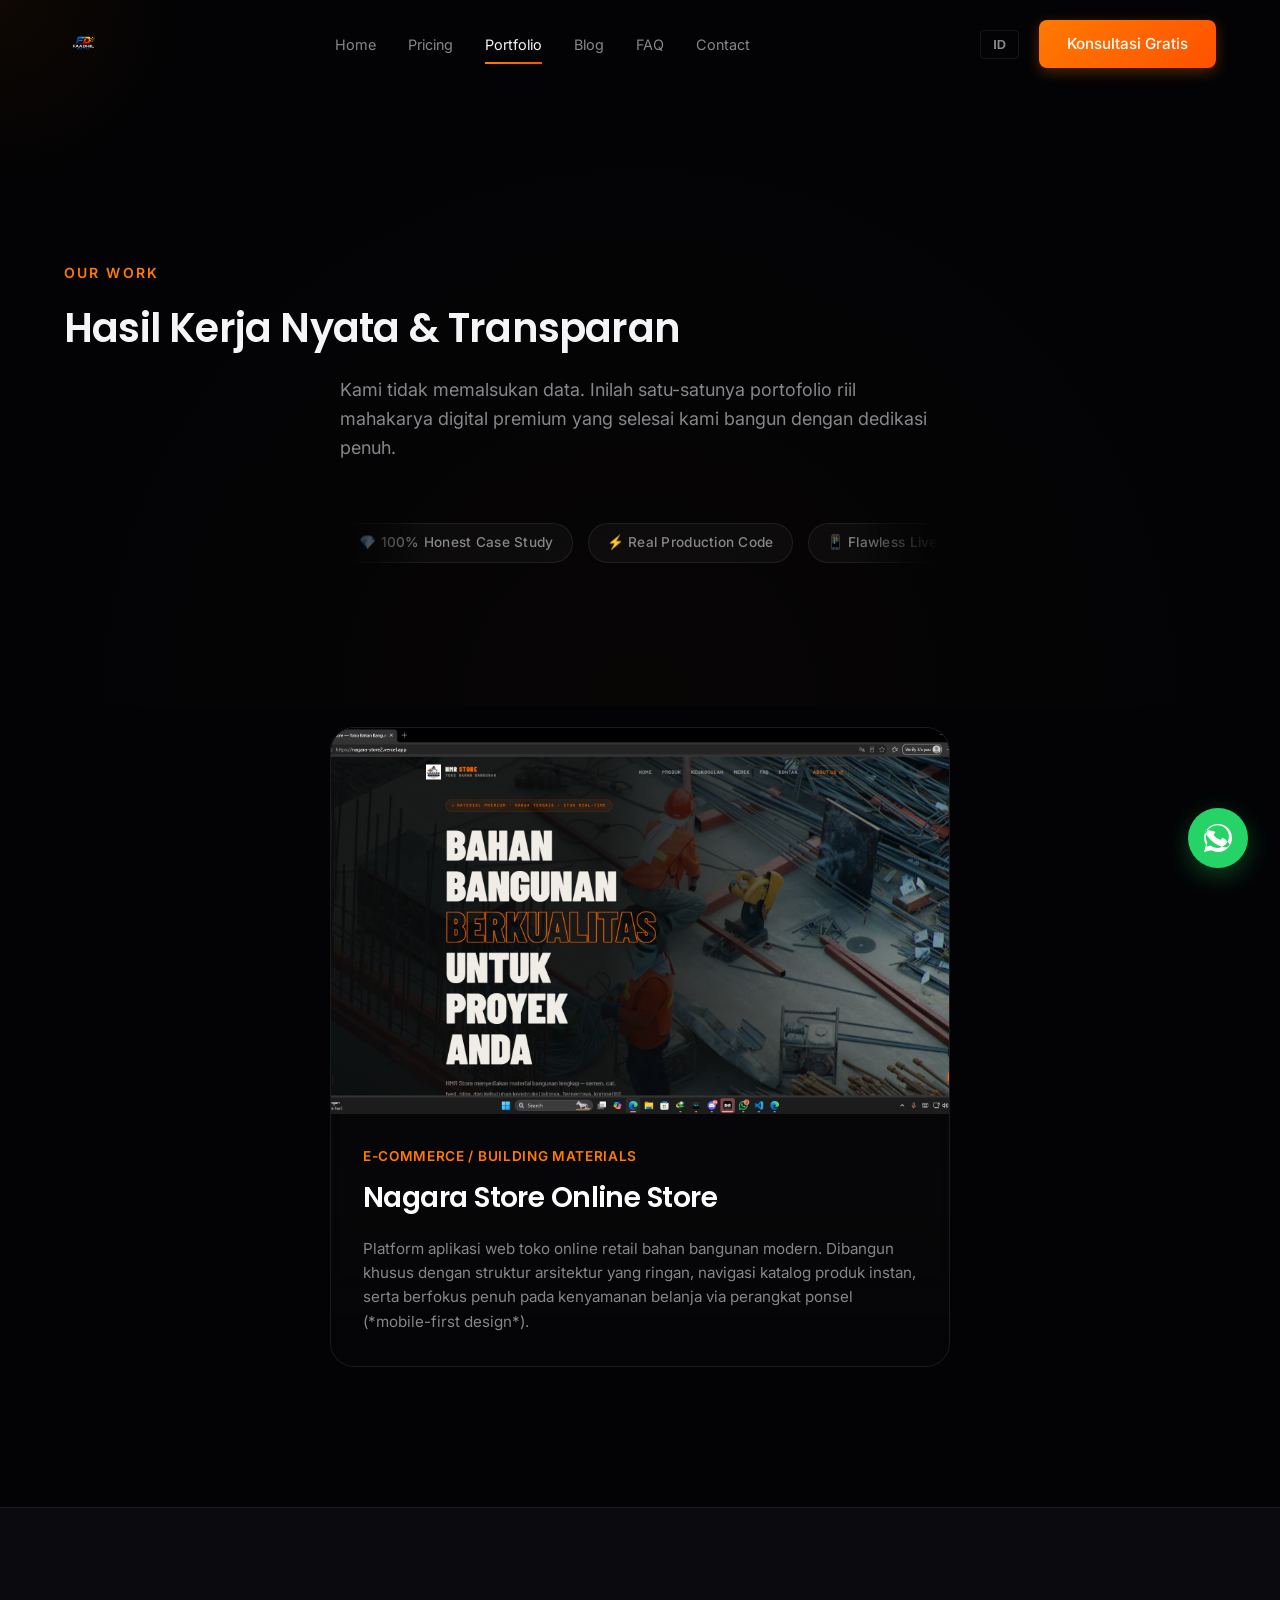
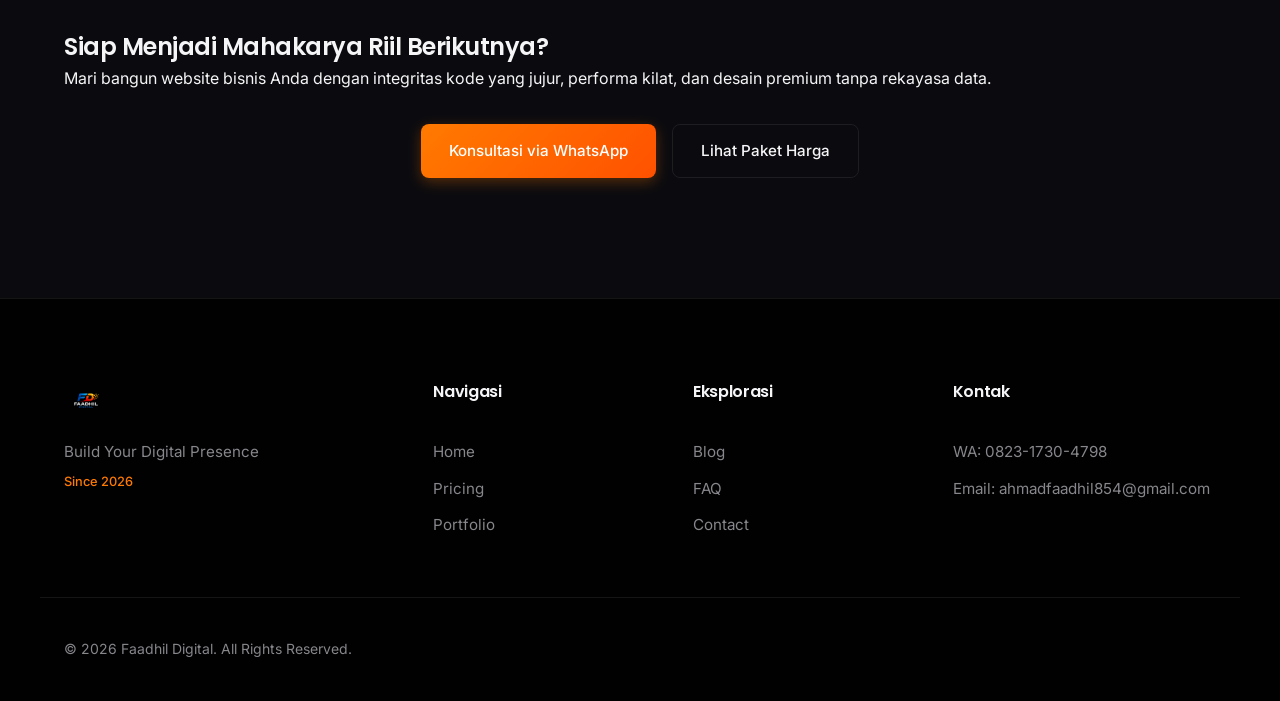
<file: portfolio.html>
<!DOCTYPE html>
<html lang="id">

<head>
    <meta charset="UTF-8">
    <meta name="viewport" content="width=device-width, initial-scale=1.0">
    <title>Portfolio Mahakarya Digital Riil - Faadhil Digital</title>
    <meta name="description"
        content="Jelajahi hasil kerja riil pembuatan website dan landing page premium oleh Faadhil Digital. Terbukti nyata, fungsional, dan berdesain modern kelas dunia.">
    <meta name="theme-color" content="#030305">

    <!-- Web App Manifest -->
    <link rel="manifest" href="manifest.json">

    <!-- Open Graph / Facebook -->
    <meta property="og:type" content="website">
    <meta property="og:url" content="https://faadhildigital.com/portfolio.html">
    <meta property="og:title" content="Portfolio Mahakarya Digital Riil - Faadhil Digital">
    <meta property="og:description"
        content="Bukti pengerjaan website nyata dengan performa tinggi dan desain standar global.">
    <meta property="og:image" content="assets/images/HMR-STORE">

    <!-- Preload Fonts -->
    <link rel="preconnect" href="https://fonts.googleapis.com">
    <link rel="preconnect" href="https://fonts.gstatic.com" crossorigin>
    <link
        href="https://fonts.googleapis.com/css2?family=Inter:wght@300;400;500;600;700&family=Poppins:wght@400;600;700&display=swap"
        rel="stylesheet">

    <!-- Modular CSS Stylesheets -->
    <link rel="stylesheet" href="css/variables.css">
    <link rel="stylesheet" href="css/global.css">
    <link rel="stylesheet" href="css/animations.css">
    <link rel="stylesheet" href="css/navbar.css">
    <link rel="stylesheet" href="css/cards.css">
    <link rel="stylesheet" href="css/footer.css">
    <link rel="stylesheet" href="css/responsive.css">
</head>

<body>

    <!-- Premium Loading Screen -->
    <div class="loader-screen" id="loaderScreen">
        <div class="loader-content">
            <span class="loader-logo">Faadhil Digital</span>
            <div class="loader-bar"></div>
        </div>
    </div>

    <!-- Cursor Glow Effect (Desktop Only) -->
    <div class="cursor-glow" id="cursorGlow"></div>

    <!-- Header Navigation (Sinkron 6 Menu Utama Utama) -->
    <header class="navbar-header" id="navbar">
        <div class="navbar-container">
            <a href="index.html" class="navbar-logo-wrapper" aria-label="Faadhil Digital Home">
                <img src="assets/logo/LOGO4721.png" alt="Logo Faadhil Digital" class="navbar-logo-img">
            </a>

            <nav class="navbar-menu" id="navbarMenu">
                <a href="index.html" class="menu-link" data-translate="nav-home">Home</a>
                <a href="pricing.html" class="menu-link" data-translate="nav-pricing">Pricing</a>
                <a href="portfolio.html" class="menu-link active" data-translate="nav-portfolio">Portfolio</a>
                <a href="blog.html" class="menu-link" data-translate="nav-blog">Blog</a>
                <a href="faq.html" class="menu-link" data-translate="nav-faq">FAQ</a>
                <a href="contact.html" class="menu-link" data-translate="nav-contact">Contact</a>
                <div class="mobile-cta-wrapper">
                    <a href="https://wa.me/6282317304798" target="_blank" rel="noopener" class="btn btn-primary"
                        data-translate="cta-nav">Konsultasi Gratis</a>
                </div>
            </nav>

            <div class="navbar-actions">
                <button class="lang-toggle-btn" id="langToggle" aria-label="Toggle Language">ID</button>
                <a href="https://wa.me/6282317304798" target="_blank" rel="noopener"
                    class="btn btn-primary btn-desktop-nav" data-translate="cta-nav">Konsultasi Gratis</a>

                <button class="hamburger-btn" id="hamburgerBtn" aria-label="Toggle Menu">
                    <span></span><span></span><span></span>
                </button>
            </div>
        </div>
    </header>

    <!-- Main Content Area -->
    <main style="padding-top: 140px;">

        <!-- HERO PORTFOLIO SECTION -->
        <section class="pricing-hero section-padding"
            style="background: radial-gradient(circle at bottom, rgba(255, 122, 0, 0.02) 0%, transparent 70%);">
            <div class="container text-center reveal-fade-up">
                <span class="section-tagline" data-translate="port-tagline">Our Work</span>
                <h1 class="section-title" data-translate="port-title">Hasil Kerja Nyata & Transparan</h1>
                <p class="section-subtitle" data-translate="port-subtitle">Kami tidak memalsukan data. Inilah
                    satu-satunya portofolio riil mahakarya digital premium yang selesai kami bangun dengan dedikasi
                    penuh.</p>

                <!-- Dynamic Badges Ticker -->
                <div class="hero-badges-ticker" style="margin-top: 2rem;">
                    <div class="badge-track">
                        <span class="ticker-badge">💎 100% Honest Case Study</span>
                        <span class="ticker-badge">⚡ Real Production Code</span>
                        <span class="ticker-badge">📱 Flawless Live Performance</span>
                        <span class="ticker-badge">🎯 Verified Client Result</span>
                        <!-- Duplicate for Infinite Loop Effect -->
                        <span class="ticker-badge">💎 100% Honest Case Study</span>
                        <span class="ticker-badge">⚡ Real Production Code</span>
                        <span class="ticker-badge">📱 Flawless Live Performance</span>
                        <span class="ticker-badge">🎯 Verified Client Result</span>
                    </div>
                </div>
            </div>
        </section>

        <!-- PORTFOLIO GRID SECTION (Hanya Berisi 1 Kartu Riil & Diposisikan Ditengah) -->
        <section class="portfolio-cards-section" style="margin-bottom: 120px; padding: 20px 0;">
            <div class="container" style="display: flex; justify-content: center;">

                <div class="portfolio-grid"
                    style="display: flex; justify-content: center; width: 100%; max-width: 650px;">
                    <!-- Proyek Riil Tunggal: Nagara Store -->
                    <div class="portfolio-card reveal-fade-up" style="width: 100%;">
                        <div class="portfolio-img-container">
                            <!-- JALUR GAMBAR TELAH DISESUAIKAN KE ASET GAMBAR KAMU -->
                            <img src="assets/images/HMR-STORE.png" alt="Nagara Store Website Showcase"
                                class="portfolio-img" loading="lazy">
                            <div class="portfolio-overlay">
                                <a href="https://nagara-store2.vercel.app/" target="_blank" rel="noopener"
                                    class="btn btn-primary" data-translate="port-btn-demo">Live Demo Website &rarr;</a>
                            </div>
                        </div>
                        <div class="portfolio-info" style="padding: 2rem;">
                            <span class="portfolio-category"
                                style="color: var(--primary); font-weight: 600; font-size: 0.85rem; text-transform: uppercase; letter-spacing: 0.05em;"
                                data-translate="port-1-cat">E-Commerce
                                / Building Materials</span>
                            <h3 class="portfolio-project-title"
                                style="font-size: 1.75rem; margin: 0.5rem 0 1rem; color: #fff;"
                                data-translate="port-1-title">Nagara Store Online
                                Store</h3>
                            <p class="portfolio-project-desc" style="color: var(--text-muted); line-height: 1.6;"
                                data-translate="port-1-desc">
                                Platform aplikasi web toko online retail bahan bangunan modern. Dibangun khusus dengan
                                struktur arsitektur yang ringan, navigasi katalog produk instan, serta berfokus penuh
                                pada kenyamanan belanja via perangkat ponsel (*mobile-first design*).
                            </p>
                        </div>
                    </div>
                </div>

            </div>
        </section>


        <!-- CTA CONVERSION STRATEGY SECTION -->
        <section class="cta-conversion-section section-padding bg-dark-accent"
            style="border-top: 1px solid var(--border-premium);">
            <div class="container">
                <div class="cta-glass-card reveal-fade-up">
                    <div class="cta-card-glow"></div>
                    <h2 class="cta-headline" data-translate="port-cta-head">Siap Menjadi Mahakarya Riil Berikutnya?</h2>
                    <p class="cta-subheadline" data-translate="port-cta-sub">Mari bangun website bisnis Anda dengan
                        integritas kode yang jujur,
                        performa kilat, dan desain premium tanpa rekayasa data.</p>
                    <div style="display: flex; gap: 16px; justify-content: center; flex-wrap: wrap; margin-top: 2rem;">
                        <a href="https://wa.me/6282317304798?text=Halo%20Faadhil%20Digital,%20saya%20tertarik%20membuat%20website%20seperti%20Nagara%20Store"
                            target="_blank" rel="noopener" class="btn btn-primary btn-large">
                            <span data-translate="port-cta-wa">Konsultasi via WhatsApp</span>
                        </a>
                        <a href="pricing.html" class="btn btn-outline" style="padding: 14px 28px;"
                            data-translate="port-cta-price">Lihat Paket Harga</a>
                    </div>
                </div>
            </div>
        </section>

    </main>

    <!-- FOOTER (6 Menu Eksplorasi & Navigasi Terstruktur Lengkap) -->
    <footer class="footer-premium">
        <div class="container footer-grid">
            <div class="footer-brand">
                <img src="assets/logo/LOGO4721.png" alt="Logo Faadhil Digital" class="footer-logo-img">
                <p class="footer-tagline" style="margin-top: 1rem;">Build Your Digital Presence</p>
                <p class="footer-since">Since 2026</p>
            </div>
            <div class="footer-links-group">
                <h4 class="footer-heading">Navigasi</h4>
                <a href="index.html">Home</a>
                <a href="pricing.html">Pricing</a>
                <a href="portfolio.html">Portfolio</a>
            </div>
            <div class="footer-links-group">
                <h4 class="footer-heading">Eksplorasi</h4>
                <a href="blog.html">Blog</a>
                <a href="faq.html">FAQ</a>
                <a href="contact.html">Contact</a>
            </div>
            <div class="footer-links-group">
                <h4 class="footer-heading">Kontak</h4>
                <p class="contact-info-text">WA: 0823-1730-4798</p>
                <p class="contact-info-text">Email: ahmadfaadhil854@gmail.com</p>
            </div>
        </div>
        <div class="container footer-bottom">
            <p>&copy; 2026 Faadhil Digital. All Rights Reserved.</p>
        </div>
    </footer>

    <!-- Global Floating WhatsApp Button -->
    <a href="https://wa.me/6282317304798" class="floating-whatsapp" target="_blank" rel="noopener"
        aria-label="Chat WhatsApp">
        <svg width="28" height="28" viewBox="0 0 24 24" fill="currentColor">
            <path
                d="M.057 24l1.687-6.163c-1.041-1.804-1.588-3.849-1.587-5.946C.06 5.348 5.397.01 12.008.01c3.202.001 6.212 1.246 8.477 3.513 2.266 2.268 3.507 5.28 3.505 8.484-.004 6.657-5.34 11.997-11.953 11.997-2.005-.001-3.973-.502-5.713-1.457L0 24zm6.59-4.846c1.6.95 3.188 1.449 4.825 1.451 5.436 0 9.86-4.37 9.864-9.799.002-2.63-1.023-5.101-2.885-6.965C16.528 1.977 14.053 1.048 11.43 1.048c-5.44 0-9.866 4.374-9.87 9.802-.001 1.73.463 3.42 1.345 4.927l-.997 3.641 3.74-.965zm11.541-6.155c-.3-.149-1.777-.864-2.052-.962-.275-.1-.475-.149-.675.15-.2.299-.775.962-.95 1.162-.175.2-.35.224-.65.075-3.53-1.508-4.507-2.484-5.38-3.993-.225-.389-.025-.6.174-.8.18-.178.399-.449.6-.674.2-.224.266-.374.399-.623.133-.25.067-.474-.033-.674-.1-.2-4.75-1.124-5.65-1.323-.875-.199-1.513-.162-2.074.114-.425.21-.925.75-.925 1.474 0 .724.4 1.424.95 2.148.55.725 4.625 6.942 10.95 9.47 4.15 1.657 5.025 1.511 6.8 1.162.55-.108 1.778-.711 2.027-1.396.25-.685.25-1.272.174-1.396-.075-.124-.275-.2-.575-.349z" />
        </svg>
    </a>
    <button class="back-to-top" id="backToTop" aria-label="Back to top">↑</button>

    <!-- Core External Script Links -->
    <script src="js/variables.js"></script>
    <script src="js/navbar.js" defer></script>
    <script src="js/animations.js" defer></script>
    <script src="js/language.js" defer></script>
    <script src="js/script.js" defer></script>
</body>

</html>
</file>
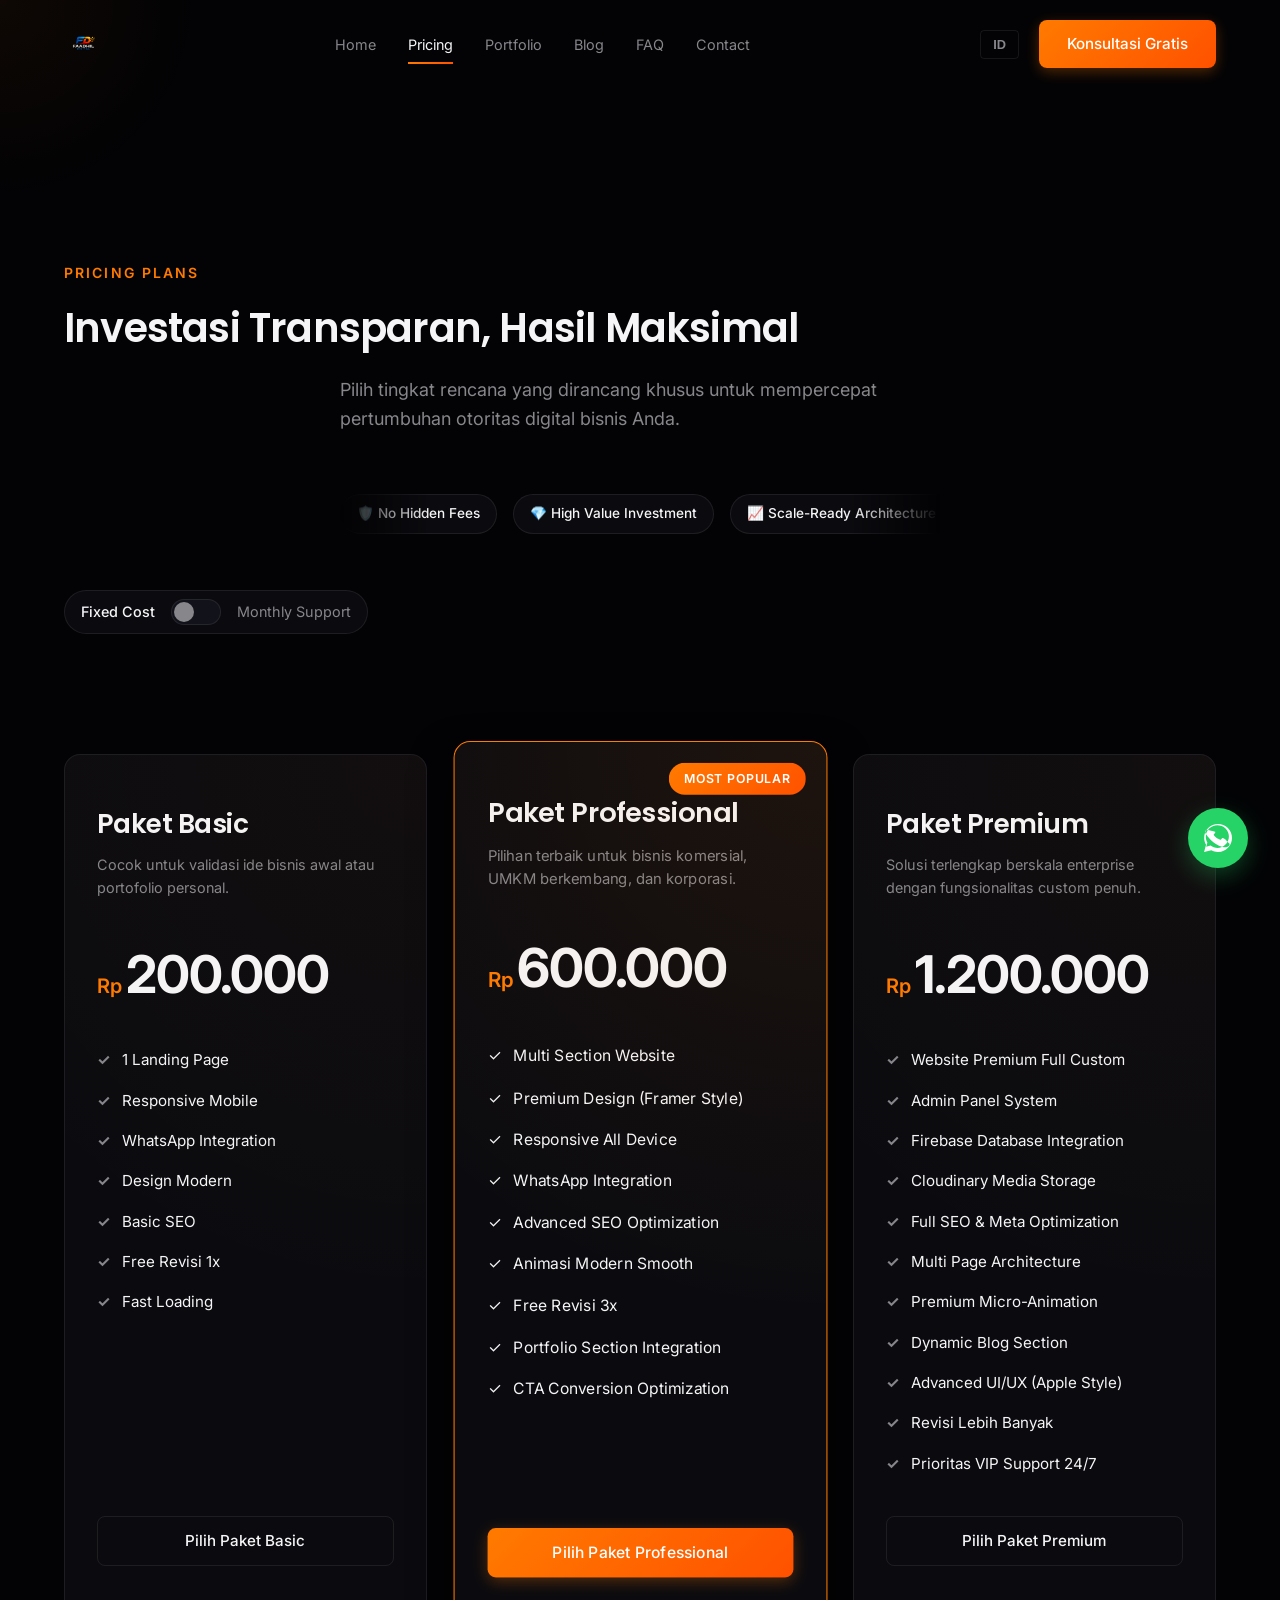
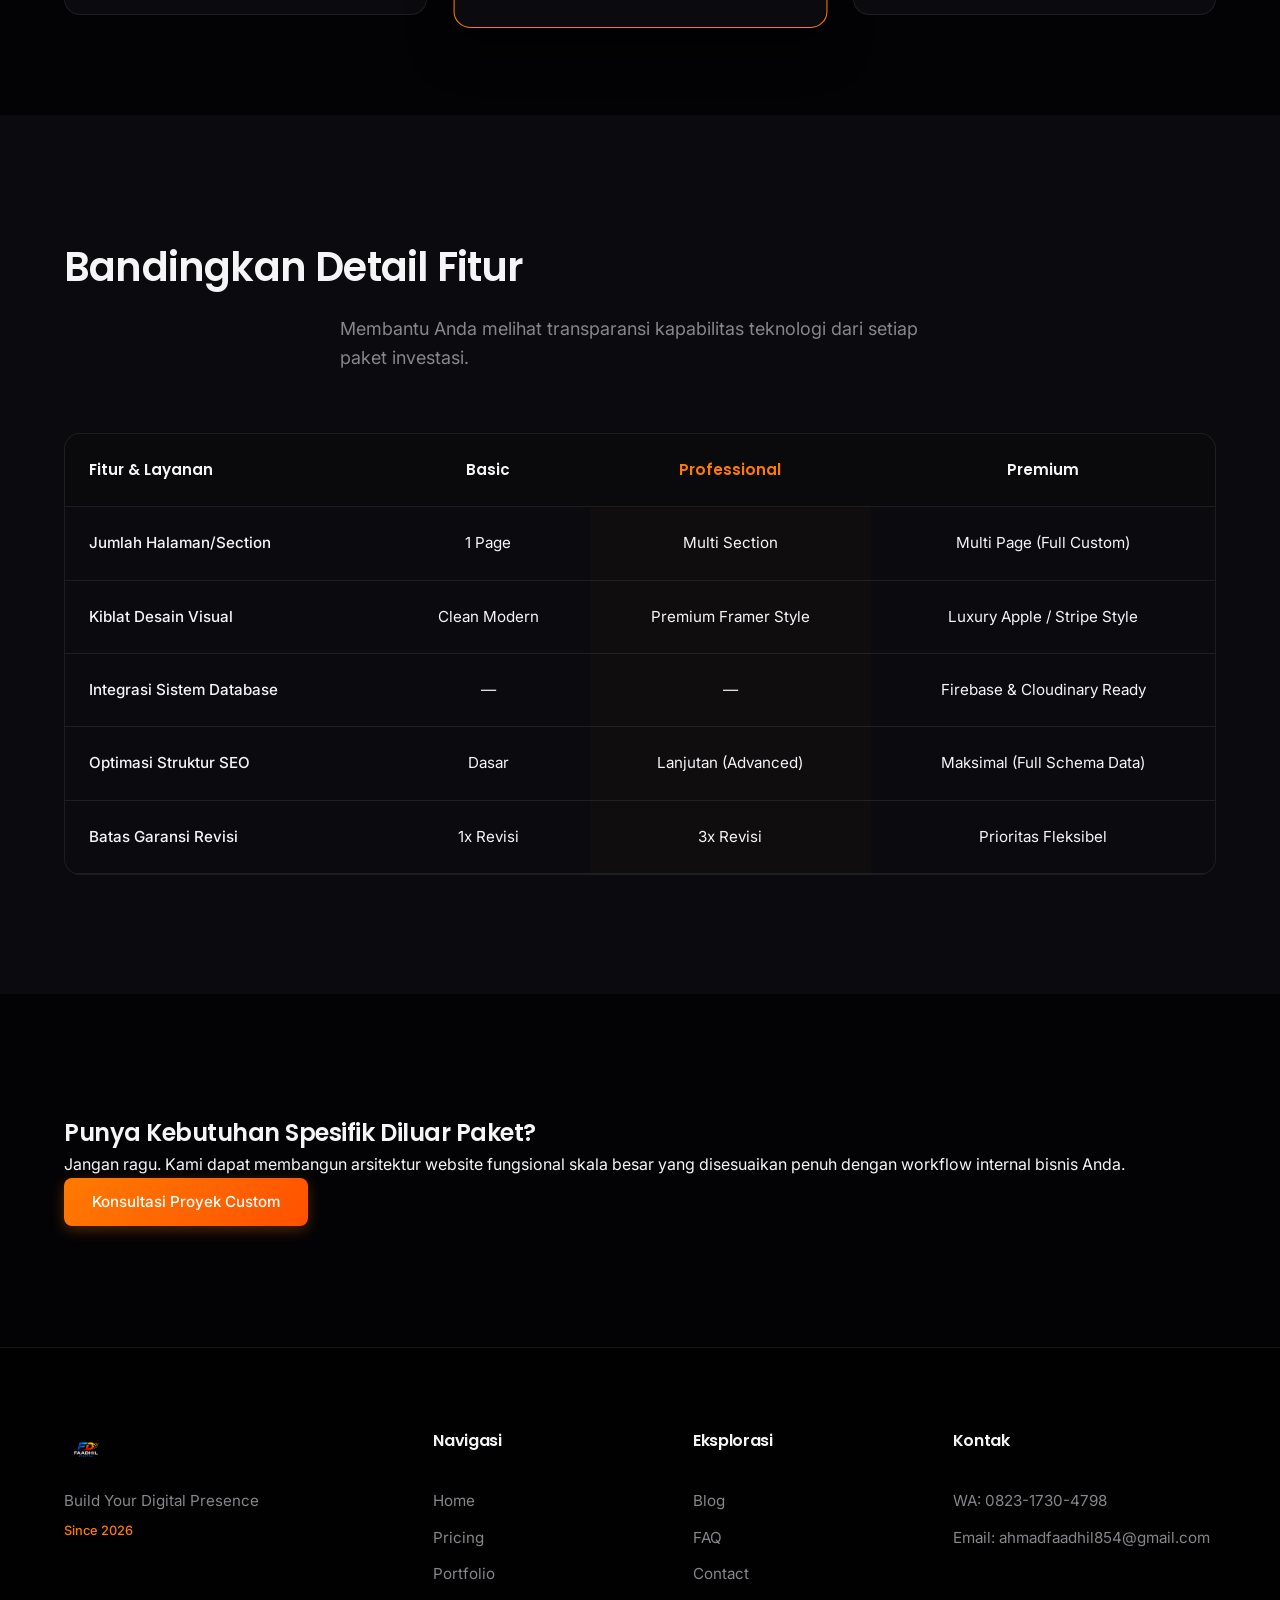
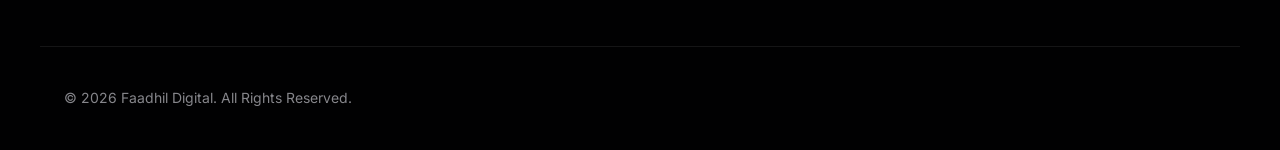
<file: pricing.html>
<!DOCTYPE html>
<html lang="id">

<head>
    <meta charset="UTF-8">
    <meta name="viewport" content="width=device-width, initial-scale=1.0">
    <title>Paket Harga Jasa Pembuatan Website Premium - Faadhil Digital</title>
    <meta name="description"
        content="Pilihan investasi paket website dan landing page sesuai skala bisnis Anda. Mulai dari Rp200rb dengan kualitas desain premium modern, SEO lengkap, dan cepat.">
    <meta name="theme-color" content="#030305">

    <!-- Web App Manifest -->
    <link rel="manifest" href="manifest.json">

    <meta property="og:type" content="website">
    <meta property="og:url" content="https://faadhildigital.com/pricing.html">
    <meta property="og:title" content="Pilihan Paket Investasi Website - Faadhil Digital">
    <meta property="og:description"
        content="Skema harga transparan dengan standar desain Apple & Framer vibe. Temukan paket terbaik untuk bisnis Anda.">
    <meta property="og:image" content="assets/images/og-pricing.jpg">

    <link rel="preconnect" href="https://fonts.googleapis.com">
    <link rel="preconnect" href="https://fonts.gstatic.com" crossorigin>
    <link
        href="https://fonts.googleapis.com/css2?family=Inter:wght@300;400;500;600;700&family=Poppins:wght@400;600;700&display=swap"
        rel="stylesheet">

    <link rel="stylesheet" href="css/variables.css">
    <link rel="stylesheet" href="css/global.css">
    <link rel="stylesheet" href="css/animations.css">
    <link rel="stylesheet" href="css/navbar.css">
    <link rel="stylesheet" href="css/pricing.css">
    <link rel="stylesheet" href="css/footer.css">
    <link rel="stylesheet" href="css/responsive.css">

</head>

<body>

    <div class="loader-screen" id="loaderScreen">
        <div class="loader-content">
            <span class="loader-logo">Faadhil Digital</span>
            <div class="loader-bar"></div>
        </div>
    </div>

    <div class="cursor-glow" id="cursorGlow"></div>

    <header class="navbar-header" id="navbar">
        <div class="navbar-container">
            <a href="index.html" class="navbar-logo-wrapper" aria-label="Faadhil Digital Home">
                <img src="assets/logo/LOGO4721.png" alt="Logo Faadhil Digital" class="navbar-logo-img">
            </a>
            <nav class="navbar-menu" id="navbarMenu">
                <a href="index.html" class="menu-link" data-translate="nav-home">Home</a>
                <a href="pricing.html" class="menu-link active" data-translate="nav-pricing">Pricing</a>
                <a href="portfolio.html" class="menu-link" data-translate="nav-portfolio">Portfolio</a>
                <a href="blog.html" class="menu-link" data-translate="nav-blog">Blog</a>
                <a href="faq.html" class="menu-link" data-translate="nav-faq">FAQ</a>
                <a href="contact.html" class="menu-link" data-translate="nav-contact">Contact</a>
                <div class="mobile-cta-wrapper">
                    <a href="https://wa.me/6282317304798" target="_blank" rel="noopener" class="btn btn-primary"
                        data-translate="cta-nav">Konsultasi Gratis</a>
                </div>
            </nav>
            <div class="navbar-actions">
                <button class="lang-toggle-btn" id="langToggle" aria-label="Toggle Language">ID</button>
                <a href="https://wa.me/6282317304798" target="_blank" rel="noopener"
                    class="btn btn-primary btn-desktop-nav" data-translate="cta-nav">Konsultasi Gratis</a>
                <button class="hamburger-btn" id="hamburgerBtn" aria-label="Toggle Menu">
                    <span></span><span></span><span></span>
                </button>
            </div>
        </div>
    </header>

    <main style="padding-top: 140px;">
        <section class="pricing-hero section-padding">
            <div class="container text-center reveal-fade-up">
                <span class="section-tagline">Pricing Plans</span>
                <h1 class="section-title" data-translate="price-head-title">Investasi Transparan, Hasil Maksimal</h1>
                <p class="section-subtitle" data-translate="price-head-sub">Pilih tingkat rencana yang dirancang khusus
                    untuk mempercepat pertumbuhan otoritas digital bisnis Anda.</p>

                <!-- ADDITION 1: Dynamic Badges Ticker -->
                <div class="hero-badges-ticker">
                    <div class="badge-track">
                        <span class="ticker-badge">🛡️ No Hidden Fees</span>
                        <span class="ticker-badge">💎 High Value Investment</span>
                        <span class="ticker-badge">📈 Scale-Ready Architecture</span>
                        <span class="ticker-badge">💬 Direct WhatsApp Support</span>
                        <!-- Duplicate for Infinite Loop Effect -->
                        <span class="ticker-badge">🛡️ No Hidden Fees</span>
                        <span class="ticker-badge">💎 High Value Investment</span>
                        <span class="ticker-badge">📈 Scale-Ready Architecture</span>
                        <span class="ticker-badge">💬 Direct WhatsApp Support</span>
                    </div>
                </div>

                <div class="toggle-container">
                    <span class="toggle-label active" id="labelFixed">Fixed Cost</span>
                    <button class="switch-toggle" id="billingToggle" aria-label="Toggle Billing Type">
                        <span class="switch-circle"></span>
                    </button>
                    <span class="toggle-label" id="labelMonthly">Monthly Support</span>
                </div>
            </div>
        </section>

        <section class="pricing-cards-section" style="margin-bottom: 100px;">
            <div class="container pricing-cards-grid">

                <div class="price-card reveal-fade-up">
                    <div class="card-glow-effect"></div>
                    <div class="card-header-plan">
                        <h3>Paket Basic</h3>
                        <p data-translate="p1-sub">Cocok untuk validasi ide bisnis awal atau portofolio personal.</p>
                        <div class="price-display">
                            <span class="currency">Rp</span>
                            <span class="amount">200.000</span>
                        </div>
                    </div>
                    <ul class="benefit-list">
                        <li><span class="check-icon">✓</span> 1 Landing Page</li>
                        <li><span class="check-icon">✓</span> Responsive Mobile</li>
                        <li><span class="check-icon">✓</span> WhatsApp Integration</li>
                        <li><span class="check-icon">✓</span> Design Modern</li>
                        <li><span class="check-icon">✓</span> Basic SEO</li>
                        <li><span class="check-icon">✓</span> Free Revisi 1x</li>
                        <li><span class="check-icon">✓</span> Fast Loading</li>
                    </ul>
                    <div class="card-footer-action">
                        <a href="https://wa.me/6282317304798?text=Halo%20Faadhil%20Digital,%20saya%20tertarik%20dengan%20Paket%20Basic%20200rb"
                            target="_blank" rel="noopener" class="btn btn-outline btn-full-width">Pilih Paket Basic</a>
                    </div>
                </div>

                <div class="price-card popular reveal-fade-up">
                    <div class="card-glow-effect"></div>
                    <div class="popular-badge">Most Popular</div>
                    <div class="card-header-plan">
                        <h3>Paket Professional</h3>
                        <p data-translate="p2-sub">Pilihan terbaik untuk bisnis komersial, UMKM berkembang, dan
                            korporasi.</p>
                        <div class="price-display">
                            <span class="currency">Rp</span>
                            <span class="amount">600.000</span>
                        </div>
                    </div>
                    <ul class="benefit-list">
                        <li><span class="check-icon-orange">✓</span> Multi Section Website</li>
                        <li><span class="check-icon-orange">✓</span> Premium Design (Framer Style)</li>
                        <li><span class="check-icon-orange">✓</span> Responsive All Device</li>
                        <li><span class="check-icon-orange">✓</span> WhatsApp Integration</li>
                        <li><span class="check-icon-orange">✓</span> Advanced SEO Optimization</li>
                        <li><span class="check-icon-orange">✓</span> Animasi Modern Smooth</li>
                        <li><span class="check-icon-orange">✓</span> Free Revisi 3x</li>
                        <li><span class="check-icon-orange">✓</span> Portfolio Section Integration</li>
                        <li><span class="check-icon-orange">✓</span> CTA Conversion Optimization</li>
                    </ul>
                    <div class="card-footer-action">
                        <a href="https://wa.me/6282317304798?text=Halo%20Faadhil%20Digital,%20saya%20tertarik%20dengan%20Paket%20Professional%20600rb"
                            target="_blank" rel="noopener" class="btn btn-primary btn-full-width">Pilih Paket
                            Professional</a>
                    </div>
                </div>

                <div class="price-card reveal-fade-up">
                    <div class="card-glow-effect"></div>
                    <div class="card-header-plan">
                        <h3>Paket Premium</h3>
                        <p data-translate="p3-sub">Solusi terlengkap berskala enterprise dengan fungsionalitas custom
                            penuh.</p>
                        <div class="price-display">
                            <span class="currency">Rp</span>
                            <span class="amount">1.200.000</span>
                        </div>
                    </div>
                    <ul class="benefit-list">
                        <li><span class="check-icon">✓</span> Website Premium Full Custom</li>
                        <li><span class="check-icon">✓</span> Admin Panel System</li>
                        <li><span class="check-icon">✓</span> Firebase Database Integration</li>
                        <li><span class="check-icon">✓</span> Cloudinary Media Storage</li>
                        <li><span class="check-icon">✓</span> Full SEO & Meta Optimization</li>
                        <li><span class="check-icon">✓</span> Multi Page Architecture</li>
                        <li><span class="check-icon">✓</span> Premium Micro-Animation</li>
                        <li><span class="check-icon">✓</span> Dynamic Blog Section</li>
                        <li><span class="check-icon">✓</span> Advanced UI/UX (Apple Style)</li>
                        <li><span class="check-icon">✓</span> Revisi Lebih Banyak</li>
                        <li><span class="check-icon">✓</span> Prioritas VIP Support 24/7</li>
                    </ul>
                    <div class="card-footer-action">
                        <a href="https://wa.me/6282317304798?text=Halo%20Faadhil%20Digital,%20saya%20tertarik%20dengan%20Paket%20Premium%201,2jt"
                            target="_blank" rel="noopener" class="btn btn-outline btn-full-width">Pilih Paket
                            Premium</a>
                    </div>
                </div>

            </div>
        </section>

        <section class="comparison-section section-padding bg-dark-accent">
            <div class="container">
                <div class="section-header text-center reveal-fade-up">
                    <h2 class="section-title" data-translate="comp-title">Bandingkan Detail Fitur</h2>
                    <p class="section-subtitle" data-translate="comp-sub">Membantu Anda melihat transparansi kapabilitas
                        teknologi dari setiap paket investasi.</p>
                </div>

                <div class="comparison-table-wrapper reveal-fade-up">
                    <table class="comparison-table">
                        <thead>
                            <tr>
                                <th style="text-align: left;" data-translate="th-feature">Fitur & Layanan</th>
                                <th>Basic</th>
                                <th class="active-col">Professional</th>
                                <th>Premium</th>
                            </tr>
                        </thead>
                        <tbody>
                            <tr>
                                <td class="feature-name">Jumlah Halaman/Section</td>
                                <td>1 Page</td>
                                <td class="active-col">Multi Section</td>
                                <td>Multi Page (Full Custom)</td>
                            </tr>
                            <tr>
                                <td class="feature-name">Kiblat Desain Visual</td>
                                <td>Clean Modern</td>
                                <td class="active-col">Premium Framer Style</td>
                                <td>Luxury Apple / Stripe Style</td>
                            </tr>
                            <tr>
                                <td class="feature-name">Integrasi Sistem Database</td>
                                <td>—</td>
                                <td class="active-col">—</td>
                                <td>Firebase & Cloudinary Ready</td>
                            </tr>
                            <tr>
                                <td class="feature-name">Optimasi Struktur SEO</td>
                                <td>Dasar</td>
                                <td class="active-col">Lanjutan (Advanced)</td>
                                <td>Maksimal (Full Schema Data)</td>
                            </tr>
                            <tr>
                                <td class="feature-name">Batas Garansi Revisi</td>
                                <td>1x Revisi</td>
                                <td class="active-col">3x Revisi</td>
                                <td>Prioritas Fleksibel</td>
                            </tr>
                        </tbody>
                    </table>
                </div>
            </div>
        </section>

        <section class="cta-conversion-section section-padding">
            <div class="container">
                <div class="cta-glass-card reveal-fade-up">
                    <div class="cta-card-glow"></div>
                    <h2 class="cta-headline">Punya Kebutuhan Spesifik Diluar Paket?</h2>
                    <p class="cta-subheadline">Jangan ragu. Kami dapat membangun arsitektur website fungsional skala
                        besar yang disesuaikan penuh dengan workflow internal bisnis Anda.</p>
                    <a href="https://wa.me/6282317304798?text=Halo%20Faadhil%20Digital,%20saya%20ingin%20konsultasi%20custom%20project"
                        target="_blank" rel="noopener" class="btn btn-primary btn-large">
                        <span>Konsultasi Proyek Custom</span>
                    </a>
                </div>
            </div>
        </section>
    </main>

    <footer class="footer-premium">
        <div class="container footer-grid">
            <div class="footer-brand">
                <img src="assets/logo/LOGO4721.png" alt="Logo Faadhil Digital" class="footer-logo-img">
                <p class="footer-tagline" style="margin-top: 1rem;">Build Your Digital Presence</p>
                <p class="footer-since">Since 2026</p>
            </div>
            <div class="footer-links-group">
                <h4 class="footer-heading">Navigasi</h4>
                <a href="index.html">Home</a><a href="pricing.html">Pricing</a><a href="portfolio.html">Portfolio</a>
            </div>
            <div class="footer-links-group">
                <h4 class="footer-heading">Eksplorasi</h4>
                <a href="blog.html">Blog</a><a href="faq.html">FAQ</a><a href="contact.html">Contact</a>
            </div>
            <div class="footer-links-group">
                <h4 class="footer-heading">Kontak</h4>
                <p class="contact-info-text">WA: 0823-1730-4798</p>
                <p class="contact-info-text">Email: ahmadfaadhil854@gmail.com</p>
            </div>
        </div>
        <div class="container footer-bottom">
            <p>&copy; 2026 Faadhil Digital. All Rights Reserved.</p>
        </div>
    </footer>

    <a href="https://wa.me/6282317304798" class="floating-whatsapp" target="_blank" rel="noopener"
        aria-label="Chat WhatsApp">
        <svg width="28" height="28" viewBox="0 0 24 24" fill="currentColor">
            <path
                d="M.057 24l1.687-6.163c-1.041-1.804-1.588-3.849-1.587-5.946C.06 5.348 5.397.01 12.008.01c3.202.001 6.212 1.246 8.477 3.513 2.266 2.268 3.507 5.28 3.505 8.484-.004 6.657-5.34 11.997-11.953 11.997-2.005-.001-3.973-.502-5.713-1.457L0 24zm6.59-4.846c1.6.95 3.188 1.449 4.825 1.451 5.436 0 9.86-4.37 9.864-9.799.002-2.63-1.023-5.101-2.885-6.965C16.528 1.977 14.053 1.048 11.43 1.048c-5.44 0-9.866 4.374-9.87 9.802-.001 1.73.463 3.42 1.345 4.927l-.997 3.641 3.74-.965zm11.541-6.155c-.3-.149-1.777-.864-2.052-.962-.275-.1-.475-.149-.675.15-.2.299-.775.962-.95 1.162-.175.2-.35.224-.65.075-3.53-1.508-4.507-2.484-5.38-3.993-.225-.389-.025-.6.174-.8.18-.178.399-.449.6-.674.2-.224.266-.374.399-.623.133-.25.067-.474-.033-.674-.1-.2-4.75-1.124-5.65-1.323-.875-.199-1.513-.162-2.074.114-.425.21-.925.75-.925 1.474 0 .724.4 1.424.95 2.148.55.725 4.625 6.942 10.95 9.47 4.15 1.657 5.025 1.511 6.8 1.162.55-.108 1.778-.711 2.027-1.396.25-.685.25-1.272.174-1.396-.075-.124-.275-.2-.575-.349z" />
        </svg>
    </a>
    <button class="back-to-top" id="backToTop" aria-label="Back to top">↑</button>

    <script src="js/variables.js"></script>
    <script src="js/navbar.js" defer></script><script src="js/pricing.js" defer></script>
    <script src="js/script.js" defer></script>
    <script src="js/animations.js" defer></script>
    <script src="js/language.js" defer></script>
    <script src="js/pricing.js" defer></script>
</body>

</html>
</file>
<file: css/variables.css>
/* DESIGN SYSTEM VARIABLES */
:root {
    /* Colors */
    --bg-premium: #030305;
    --bg-surface: #0b0b0f;
    --bg-surface-accent: #12121a;
    
    --primary: #ff7a00;
    --primary-glow: rgba(255, 122, 0, 0.15);
    --primary-gradient: linear-gradient(135deg, #ff7a00 0%, #ff5100 100%);
    
    --text-main: #f5f5f7;
    --text-muted: #86868b;
    --text-dark: #000000;
    
    --border-premium: rgba(255, 255, 255, 0.08);
    --border-hover: rgba(255, 122, 0, 0.3);
    
    --glass-bg: rgba(11, 11, 15, 0.7);
    --glass-blur: saturate(180%) blur(20px);
    
    /* Typography */
    --font-global: 'Inter', sans-serif;
    --font-heading: 'Poppins', sans-serif;
    
    /* Shadows & Radii */
    --shadow-sm: 0 2px 8px rgba(0, 0, 0, 0.5);
    --shadow-md: 0 12px 32px rgba(0, 0, 0, 0.7);
    --shadow-glow: 0 0 40px rgba(255, 122, 0, 0.15);
    --radius-sm: 8px;
    --radius-md: 16px;
    --radius-lg: 24px;
    
    /* Animations */
    --transition-apple: all 0.5s cubic-bezier(0.25, 1, 0.5, 1);
    --transition-smooth: all 0.3s ease;
}
</file>
<file: css/global.css>
/* GLOBAL RESET & BASE STYLES */
*,
*::before,
*::after {
    box-sizing: border-box;
    margin: 0;
    padding: 0;
}

html {
    scroll-behavior: smooth;
    font-size: 16px;
    -webkit-font-smoothing: antialiased;
}

body {
    background-color: var(--bg-premium);
    color: var(--text-main);
    font-family: var(--font-global);
    line-height: 1.6;
    overflow-x: hidden;
}

.container {
    width: 100%;
    max-width: 1200px;
    margin: 0 auto;
    padding: 0 24px;
}

section {
    position: relative;
}

.section-padding {
    padding: 120px 0;
}

.bg-dark-accent {
    background-color: var(--bg-surface);
}

/* Typography Base */
h1,
h2,
h3,
h4,
h5,
h6 {
    font-family: var(--font-heading);
    font-weight: 600;
    letter-spacing: -0.02em;
}

a {
    color: inherit;
    text-decoration: none;
    transition: var(--transition-smooth);
}

img {
    max-width: 100%;
    height: auto;
    display: block;
}

/* Utility Gradients & Badges - FIXED */
.text-gradient {
    color: #ffffff;
    /* Fallback warna jika browser tidak mendukung gradasi teks */
    background: linear-gradient(135deg, #ffffff 30%, var(--primary) 100%);
    -webkit-background-clip: text;
    background-clip: text;
    /* Properti standar wajib untuk validasi & kompatibilitas */
    -webkit-text-fill-color: transparent;
}

.section-tagline {
    display: inline-block;
    font-size: 0.875rem;
    font-weight: 600;
    text-transform: uppercase;
    letter-spacing: 0.15em;
    color: var(--primary);
    margin-bottom: 12px;
}

.section-title {
    font-size: 2.5rem;
    margin-bottom: 16px;
}

.section-subtitle {
    color: var(--text-muted);
    font-size: 1.125rem;
    max-width: 600px;
    margin: 0 auto 60px auto;
}

/* Premium Button Component */
.btn {
    display: inline-flex;
    align-items: center;
    justify-content: center;
    padding: 12px 28px;
    font-size: 0.95rem;
    font-weight: 500;
    border-radius: var(--radius-sm);
    cursor: pointer;
    transition: var(--transition-apple);
}

.btn-primary {
    background: var(--primary-gradient);
    color: white;
    border: none;
    box-shadow: 0 4px 14px rgba(255, 122, 0, 0.3);
}

.btn-primary:hover {
    transform: translateY(-2px);
    box-shadow: 0 6px 20px rgba(255, 122, 0, 0.5), var(--shadow-glow);
}

.btn-outline {
    background: transparent;
    color: var(--text-main);
    border: 1px solid var(--border-premium);
}

.btn-outline:hover {
    background: rgba(255, 255, 255, 0.03);
    border-color: var(--text-main);
    transform: translateY(-2px);
}

.btn-icon svg {
    margin-left: 8px;
    transition: var(--transition-smooth);
}

.btn-icon:hover svg {
    transform: translateX(4px);
}

/* Cursor Glow Style (Desktop Only) */
.cursor-glow {
    position: fixed;
    width: 400px;
    height: 400px;
    background: radial-gradient(circle, rgba(255, 122, 0, 0.05) 0%, transparent 70%);
    top: 0;
    left: 0;
    pointer-events: none;
    transform: translate(-50%, -50%);
    z-index: 9999;
    display: none;
}

@media (min-width: 1024px) {
    .cursor-glow {
        display: block;
    }
}

/* ==========================================================================
   ADDITION: DYNAMIC TICKER BADGES ANIMATION
   ========================================================================== */

/* Kontainer utama ticker */
.hero-badges-ticker {
    overflow: hidden;
    white-space: nowrap;
    margin: 24px auto;
    max-width: 600px;
    position: relative;
    /* Efek fade/blur transparan di sisi kiri dan kanan agar badge muncul & hilang dengan halus */
    mask-image: linear-gradient(to right, transparent, #000 15%, #000 85%, transparent);
    -webkit-mask-image: linear-gradient(to right, transparent, #000 15%, #000 85%, transparent);
}

/* Jalur track tempat badge berjalan */
.badge-track {
    display: inline-flex;
    gap: 16px;
    /* Menjalankan animasi bernama 'tickerLoop' selama 25 detik secara konstan tanpa henti */
    animation: tickerLoop 25s linear infinite;
}

/* Styling box untuk setiap item badge */
.ticker-badge {
    background: var(--bg-surface);
    border: 1px solid var(--border-premium);
    padding: 8px 16px;
    border-radius: 30px;
    font-size: 0.85rem;
    color: var(--text-main);
    font-weight: 500;
    display: inline-block;
}

/* Kembalikan ke basic di css/global_2.css jika sempat diubah */
@keyframes tickerLoop {
    0% { 
        transform: translate3d(0, 0, 0); 
    }
    100% { 
        transform: translate3d(-50%, 0, 0); 
    }
}
</file>
<file: css/animations.css>
/* HARDWARE ACCELERATED MICRO INTERACTIONS & LOADER */

/* Performance optimization */
.reveal-fade-up {
    opacity: 0;
    transform: translateY(30px);
    will-change: transform, opacity;
    transition: opacity 0.8s cubic-bezier(0.25, 1, 0.5, 1), 
                transform 0.8s cubic-bezier(0.25, 1, 0.5, 1);
}

/* Class active pemicu saat di-scroll masuk viewport (via JS nanti) */
.reveal-fade-up.active {
    opacity: 1;
    transform: translateY(0);
}

/* Loader Screen Animation CSS */
.loader-screen {
    position: fixed;
    top: 0;
    left: 0;
    width: 100%;
    height: 100%;
    background-color: var(--bg-premium);
    z-index: 99999;
    display: flex;
    align-items: center;
    justify-content: center;
    transition: opacity 0.5s ease, visibility 0.5s ease;
}

.loader-content {
    text-align: center;
    width: 200px;
}

.loader-logo {
    font-family: var(--font-heading);
    font-size: 1.5rem;
    font-weight: 700;
    letter-spacing: -0.03em;
    display: block;
    margin-bottom: 16px;
}

.loader-bar {
    width: 100%;
    height: 2px;
    background-color: rgba(255, 255, 255, 0.1);
    position: relative;
    overflow: hidden;
    border-radius: 2px;
}

.loader-bar::after {
    content: '';
    position: absolute;
    left: 0;
    top: 0;
    height: 100%;
    width: 40%;
    background: var(--primary-gradient);
    animation: loadingSlide 1.5s infinite ease-in-out;
}

@keyframes loadingSlide {
    0% { left: -40%; }
    100% { left: 100%; }
}
</file>
<file: css/navbar.css>
/* PREMIUM BLUR NAVBAR */
.navbar-header {
    position: fixed;
    top: 0;
    left: 0;
    width: 100%;
    z-index: 1000;
    border-bottom: 1px solid transparent;
    transition: var(--transition-apple);
}

/* State saat di-scroll (diatur class via JS nanti) */
.navbar-header.scrolled {
    background-color: var(--glass-bg);
    backdrop-filter: var(--glass-blur);
    -webkit-backdrop-filter: var(--glass-blur);
    border-bottom: 1px solid var(--border-premium);
    padding: 12px 0;
}

.navbar-container {
    max-width: 1200px;
    margin: 0 auto;
    padding: 20px 24px;
    display: flex;
    align-items: center;
    justify-content: space-between;
    transition: var(--transition-apple);
}

.navbar-header.scrolled .navbar-container {
    padding: 10px 24px;
}

/* Logo Optimization */
.navbar-logo-wrapper {
    display: flex;
    align-items: center;
    height: 40px; /* Membatasi tinggi maksimum container logo */
}

.navbar-logo-img {
    height: 100%;
    width: auto;
    object-fit: contain;
}

/* Menu Links */
.navbar-menu {
    display: flex;
    align-items: center;
    gap: 32px;
}

.menu-link {
    font-size: 0.9rem;
    color: var(--text-muted);
    font-weight: 400;
    position: relative;
    padding: 8px 0;
}

.menu-link:hover, .menu-link.active {
    color: var(--text-main);
}

/* Active Indicator Line Style Apple */
.menu-link::after {
    content: '';
    position: absolute;
    bottom: 0;
    left: 0;
    width: 100%;
    height: 2px;
    background: var(--primary-gradient);
    transform: scaleX(0);
    transform-origin: right;
    transition: transform 0.3s cubic-bezier(0.25, 1, 0.5, 1);
}

.menu-link:hover::after, .menu-link.active::after {
    transform: scaleX(1);
    transform-origin: left;
}

/* Actions Area */
.navbar-actions {
    display: flex;
    align-items: center;
    gap: 20px;
}

.lang-toggle-btn {
    background: transparent;
    border: 1px solid var(--border-premium);
    color: var(--text-muted);
    padding: 6px 12px;
    font-size: 0.8rem;
    font-weight: 600;
    border-radius: 4px;
    cursor: pointer;
    transition: var(--transition-smooth);
}

.lang-toggle-btn:hover {
    color: var(--text-main);
    border-color: var(--border-hover);
}

.mobile-cta-wrapper {
    display: none;
}

/* Hamburger Button */
.hamburger-btn {
    display: none;
    flex-direction: column;
    justify-content: space-between;
    width: 24px;
    height: 18px;
    background: transparent;
    border: none;
    cursor: pointer;
    z-index: 1100;
}

.hamburger-btn span {
    width: 100%;
    height: 2px;
    background-color: var(--text-main);
    transition: var(--transition-smooth);
}
</file>
<file: css/cards.css>
/* INTERACTION CARDS DESIGN (HOVER GLOW & SMOOTH ZOOM) */

/* Stat Counter Card */
.stat-card {
    background: var(--bg-surface);
    border: 1px solid var(--border-premium);
    padding: 32px;
    border-radius: var(--radius-md);
    text-align: center;
    transition: var(--transition-apple);
}

.stat-card:hover {
    transform: translateY(-4px);
    border-color: var(--border-hover);
}

.stat-number {
    font-size: 3rem;
    font-weight: 700;
    color: var(--text-main);
    margin-bottom: 8px;
}

.stat-label {
    color: var(--text-muted);
    font-size: 0.9rem;
}

/* Service Card Style */
.services-grid {
    display: grid;
    grid-template-columns: repeat(3, 1fr);
    gap: 24px;
}

.service-card {
    background: var(--bg-surface);
    border: 1px solid var(--border-premium);
    padding: 40px;
    border-radius: var(--radius-md);
    transition: var(--transition-apple);
}

.service-icon {
    font-size: 2.5rem;
    margin-bottom: 24px;
    display: inline-block;
}

.service-title {
    font-size: 1.35rem;
    margin-bottom: 12px;
}

.service-desc {
    color: var(--text-muted);
    font-size: 0.95rem;
}

/* Card Glow Hover Interaction State */
.service-card:hover {
    transform: translateY(-8px);
    border-color: var(--border-hover);
    box-shadow: var(--shadow-glow);
}

/* Portfolio Card Layout (Premium Grid) */
.portfolio-grid {
    display: grid;
    grid-template-columns: repeat(2, 1fr);
    gap: 32px;
}

.portfolio-card {
    background: var(--bg-surface);
    border: 1px solid var(--border-premium);
    border-radius: var(--radius-md);
    overflow: hidden;
    transition: var(--transition-apple);
}

.portfolio-img-container {
    position: relative;
    overflow: hidden;
    aspect-ratio: 16 / 10;
}

.portfolio-img {
    width: 100%;
    height: 100%;
    object-fit: cover;
    transition: transform 0.6s cubic-bezier(0.25, 1, 0.5, 1);
}

/* Hover overlay center state button demo */
.portfolio-overlay {
    position: absolute;
    top: 0;
    left: 0;
    width: 100%;
    height: 100%;
    background: rgba(3, 3, 5, 0.6);
    backdrop-filter: blur(4px);
    -webkit-backdrop-filter: blur(4px);
    display: flex;
    align-items: center;
    justify-content: center;
    opacity: 0;
    transition: var(--transition-smooth);
}

.portfolio-card:hover .portfolio-img {
    transform: scale(1.05); /* Smooth Apple Zoom Style */
}

.portfolio-card:hover .portfolio-overlay {
    opacity: 1;
}

.portfolio-info {
    padding: 28px;
}

.portfolio-category {
    font-size: 0.75rem;
    font-weight: 600;
    text-transform: uppercase;
    color: var(--primary);
    letter-spacing: 0.1em;
    display: block;
    margin-bottom: 8px;
}

.portfolio-project-title {
    font-size: 1.5rem;
    margin-bottom: 12px;
}

.portfolio-project-desc {
    color: var(--text-muted);
    font-size: 0.95rem;
}

.portfolio-card:hover {
    border-color: var(--border-hover);
}

/* ==========================================================================
   PORTFOLIO CARDS COMPONENT
   ========================================================================== */

.portfolio-cards-section {
    position: relative;
    z-index: 2;
    overflow: hidden;
}

/* Container & Grid Setup */
.portfolio-grid {
    display: flex;
    justify-content: center;
    align-items: center;
    width: 100%;
    padding: 0 15px;
}

/* Premium Card Wrapper */
.portfolio-card {
    background: rgba(255, 255, 255, 0.02);
    border: 1px solid var(--border-premium);
    border-radius: 24px;
    overflow: hidden;
    transition: transform 0.5s cubic-bezier(0.25, 1, 0.5, 1), 
                border-color 0.5s ease, 
                box-shadow 0.5s ease;
    backdrop-filter: blur(10px);
    -webkit-backdrop-filter: blur(10px);
}

.portfolio-card:hover {
    transform: translateY(-8px);
    border-color: rgba(255, 122, 0, 0.3); /* Accent Glow Color */
    box-shadow: 0 20px 40px rgba(0, 0, 0, 0.4), 
                0 0 30px rgba(255, 122, 0, 0.05);
}

/* Image Container & Overlay */
.portfolio-img-container {
    position: relative;
    width: 100%;
    padding-top: 56.25%; /* Aspect Ratio 16:9 */
    overflow: hidden;
    background: #0d0d11;
}

.portfolio-img {
    position: absolute;
    top: 0;
    left: 0;
    width: 100%;
    height: 100%;
    object-fit: cover;
    object-position: top center;
    transition: transform 0.8s cubic-bezier(0.25, 1, 0.5, 1);
}

.portfolio-card:hover .portfolio-img {
    transform: scale(1.05);
}

/* Hover Overlay Effect */
.portfolio-overlay {
    position: absolute;
    top: 0;
    left: 0;
    width: 100%;
    height: 100%;
    background: linear-gradient(to top, rgba(3, 3, 5, 0.95) 0%, rgba(3, 3, 5, 0.4) 100%);
    display: flex;
    justify-content: center;
    align-items: center;
    opacity: 0;
    transition: opacity 0.4s ease;
    z-index: 2;
}

.portfolio-card:hover .portfolio-overlay {
    opacity: 1;
}

.portfolio-overlay .btn {
    transform: translateY(20px);
    transition: transform 0.4s cubic-bezier(0.25, 1, 0.5, 1);
}

.portfolio-card:hover .portfolio-overlay .btn {
    transform: translateY(0);
}

/* Content Area */
.portfolio-info {
    position: relative;
    z-index: 3;
    background: linear-gradient(180deg, transparent 0%, rgba(3, 3, 5, 0.5) 100%);
}

/* Infinite Badges Ticker Styling */
.hero-badges-ticker {
    width: 100%;
    overflow: hidden;
    white-space: nowrap;
    position: relative;
    display: flex;
}

.badge-track {
    display: flex;
    gap: 15px;
    animation: tickerLoop 25s linear infinite;
}

.ticker-badge {
    background: rgba(255, 255, 255, 0.03);
    border: 1px solid var(--border-premium);
    padding: 8px 18px;
    border-radius: 100px;
    color: var(--text-muted);
    font-size: 0.85rem;
    font-weight: 500;
    letter-spacing: 0.02em;
}

@keyframes tickerLoop {
    0% { transform: translate3d(0, 0, 0); }
    100% { transform: translate3d(-50%, 0, 0); }
}

/* Responsive Tweak */
@media (max-width: 768px) {
    .portfolio-info {
        padding: 1.5rem !important;
    }
    .portfolio-project-title {
        font-size: 1.4rem !important;
    }
}

/* ==========================================================================
   PREMIUM BLOG LAYOUT & INTERACTIONS (Faadhil Digital Style)
   ========================================================================== */

/* 1. Category Filter Buttons */
.blog-filter-wrapper {
    display: flex;
    gap: 12px;
    justify-content: center;
    flex-wrap: wrap;
    margin-top: 3rem;
}

.filter-btn {
    background: rgba(255, 255, 255, 0.03);
    border: 1px solid var(--border-premium);
    color: var(--text-muted);
    padding: 10px 22px;
    border-radius: 100px;
    font-family: 'Inter', sans-serif;
    font-size: 0.9rem;
    font-weight: 500;
    cursor: pointer;
    transition: all 0.3s cubic-bezier(0.4, 0, 0.2, 1);
}

.filter-btn:hover {
    background: rgba(255, 255, 255, 0.08);
    color: #fff;
    border-color: rgba(255, 255, 255, 0.3);
    transform: translateY(-2px);
}

.filter-btn.active {
    background: linear-gradient(135deg, var(--primary) 0%, #ff983d 100%);
    border-color: transparent;
    color: #030305;
    font-weight: 600;
    box-shadow: 0 8px 24px rgba(255, 122, 0, 0.25);
}

/* 2. Premium Blog Card Core Style */
.blog-grid {
    display: grid;
    grid-template-columns: repeat(auto-fill, minmax(350px, 1fr));
    gap: 30px;
    width: 100%;
}

.blog-card {
    background: linear-gradient(135deg, rgba(255, 255, 255, 0.03) 0%, rgba(255, 255, 255, 0.01) 100%);
    border: 1px solid var(--border-premium);
    border-radius: 16px;
    overflow: hidden;
    transition: all 0.4s cubic-bezier(0.4, 0, 0.2, 1);
    opacity: 1;
    transform: translateY(0);
}

/* Hover State: Silicon Valley Luxury Standard */
.blog-card:hover {
    transform: translateY(-8px);
    border-color: rgba(255, 122, 0, 0.3);
    box-shadow: 0 20px 40px rgba(0, 0, 0, 0.6), 
                0 0 40px rgba(255, 122, 0, 0.03);
    background: linear-gradient(135deg, rgba(255, 255, 255, 0.05) 0%, rgba(255, 255, 255, 0.01) 100%);
}

/* 3. Image Container & Cinematic Zoom */
.blog-img-container {
    position: relative;
    overflow: hidden;
    border-radius: 16px 16px 0 0;
    aspect-ratio: 16 / 10;
    background: #09090e;
}

.blog-img {
    width: 100%;
    height: 100%;
    object-fit: cover;
    transition: transform 0.6s cubic-bezier(0.4, 0, 0.2, 1);
}

.blog-card:hover .blog-img {
    transform: scale(1.06);
}

/* 4. Glassmorphism Badge Tag */
.blog-badge-tag {
    position: absolute;
    top: 16px;
    left: 16px;
    background: rgba(3, 3, 5, 0.6);
    backdrop-filter: blur(8px);
    -webkit-backdrop-filter: blur(8px);
    border: 1px solid rgba(255, 255, 255, 0.1);
    color: #fff;
    padding: 6px 14px;
    border-radius: 100px;
    font-size: 0.75rem;
    font-weight: 600;
    letter-spacing: 0.03em;
    text-transform: uppercase;
    z-index: 2;
}

/* 5. Typography Content Area */
.blog-content {
    padding: 2rem;
}

.blog-meta {
    font-size: 0.85rem;
    color: var(--text-muted);
    margin-bottom: 0.85rem;
    display: flex;
    gap: 16px;
    font-family: 'Inter', sans-serif;
}

.blog-post-title {
    font-size: 1.35rem;
    font-weight: 600;
    line-height: 1.4;
    margin-bottom: 1rem;
    color: #fff;
    font-family: 'Poppins', sans-serif;
    transition: color 0.3s ease;
}

.blog-card:hover .blog-post-title {
    color: var(--primary);
}

.blog-post-desc {
    color: var(--text-muted);
    line-height: 1.6;
    font-size: 0.95rem;
    font-family: 'Inter', sans-serif;
}

/* Responsive Micro-adjustments */
@media (max-width: 480px) {
    .blog-grid {
        grid-template-columns: 1fr;
    }
    .blog-content {
        padding: 1.5rem;
    }
    .blog-post-title {
        font-size: 1.2rem;
    }
}
</file>
<file: css/footer.css>
/* LUXURY BLACK AGENCY FOOTER */
.footer-premium {
    background-color: #010102;
    border-top: 1px solid var(--border-premium);
    padding: 80px 0 40px 0;
}

.footer-grid {
    display: grid;
    grid-template-columns: 1.5fr 1fr 1fr 1.2fr;
    gap: 40px;
    margin-bottom: 60px;
}

.footer-brand .footer-logo-img {
    height: 45px;
    width: auto;
    object-fit: contain;
}

.footer-tagline {
    color: var(--text-muted);
    font-size: 0.95rem;
}

.footer-since {
    font-size: 0.8rem;
    color: var(--primary);
    margin-top: 8px;
    font-weight: 500;
}

.footer-heading {
    font-size: 1rem;
    color: var(--text-main);
    margin-bottom: 24px;
    font-weight: 600;
}

.footer-links-group {
    display: flex;
    flex-direction: column;
    gap: 12px;
}

.footer-links-group a {
    color: var(--text-muted);
    font-size: 0.95rem;
}

.footer-links-group a:hover {
    color: var(--primary);
    transform: translateX(2px);
}

.contact-info-text {
    color: var(--text-muted);
    font-size: 0.95rem;
}

.footer-bottom {
    border-top: 1px solid var(--border-premium);
    padding-top: 40px;
    display: flex;
    justify-content: space-between;
    align-items: center;
    color: var(--text-muted);
    font-size: 0.875rem;
}

/* Floating Actions Styling Core */
.floating-whatsapp {
    position: fixed;
    bottom: 32px;
    right: 32px;
    background-color: #25d366;
    color: white;
    width: 60px;
    height: 60px;
    border-radius: 50%;
    display: flex;
    align-items: center;
    justify-content: center;
    box-shadow: 0 8px 24px rgba(37, 211, 102, 0.3);
    z-index: 999;
    transition: var(--transition-apple);
}

.floating-whatsapp:hover {
    transform: scale(1.1) translateY(-4px);
    box-shadow: 0 12px 32px rgba(37, 211, 102, 0.5);
}

.back-to-top {
    position: fixed;
    bottom: 32px;
    left: 32px;
    background-color: var(--bg-surface);
    border: 1px solid var(--border-premium);
    color: var(--text-main);
    width: 48px;
    height: 48px;
    border-radius: 50%;
    cursor: pointer;
    display: flex;
    align-items: center;
    justify-content: center;
    font-weight: 700;
    opacity: 0; /* Dikendalikan JS via scroll */
    visibility: hidden;
    z-index: 999;
    transition: var(--transition-smooth);
}

.back-to-top.visible {
    opacity: 1;
    visibility: visible;
}

.back-to-top:hover {
    border-color: var(--primary);
    color: var(--primary);
    transform: translateY(-2px);
}
</file>
<file: css/responsive.css>
/* ==========================================================================
   PRODUCTION READY RESPONSIVE SYSTEM (FINAL PRODUCTION LOCK)
   ========================================================================== */

/* TABLET AND SMALL LAPTOP BREAKPOINT */
@media (max-width: 1024px) {
    .section-padding {
        padding: 80px 0;
    }

    .section-title {
        font-size: 2.25rem;
    }

    .hero-container {
        grid-template-columns: 1fr;
        gap: 60px;
        text-align: center;
    }

    .hero-subtitle {
        margin-left: auto;
        margin-right: auto;
    }

    .hero-actions {
        justify-content: center;
    }

    .hero-visual {
        margin-top: 20px;
    }

    .services-grid,
    .features-grid {
        grid-template-columns: repeat(2, 1fr);
        gap: 24px;
    }

    .portfolio-grid {
        grid-template-columns: 1fr;
        gap: 32px;
    }

    .footer-grid {
        grid-template-columns: repeat(2, 1fr);
        gap: 40px;
    }
}

/* MOBILE PHONE BREAKPOINT (STRICT LAYOUT LOCK) */
@media (max-width: 768px) {
    
    /* 1. KUNCI TOTAL VIEWPORT GLOBAL */
    html, body {
        overflow-x: hidden !important;
        position: relative;
        width: 100% !important;
        max-width: 100vw !important;
        margin: 0 !important;
        padding: 0 !important;
        box-sizing: border-box !important;
    }

    /* Memaksa semua elemen menghitung padding di dalam ukuran lebar (mencegah tombol melar) */
    *, *::before, *::after {
        box-sizing: border-box !important;
    }

    /* 2. NAVBAR NAVIGATION SYSTEM LOCK */
    .navbar {
        width: 100% !important;
        max-width: 100vw !important;
        overflow: hidden !important;
    }

    .navbar .container {
        padding: 0 16px !important;
        display: flex !important;
        justify-content: space-between !important;
        align-items: center !important;
        width: 100% !important;
        max-width: 100% !important;
        box-sizing: border-box !important;
    }

    .btn-desktop-nav {
        display: none !important; /* Hilangkan tombol desktop cta di mobile nav bar */
    }

    /* Hamburger Menu Premium Drawer Open/Close Mechanics */
    .hamburger-btn {
        display: flex !important;
    }

    .navbar-menu {
        position: fixed !important;
        top: 0 !important;
        right: -100% !important;
        width: 100% !important;
        height: 100vh !important;
        background-color: var(--bg-premium) !important;
        flex-direction: column !important;
        justify-content: center !important;
        gap: 24px !important;
        padding: 40px !important;
        transition: right 0.5s cubic-bezier(0.25, 1, 0.5, 1) !important;
        z-index: 1050 !important;
    }

    .navbar-menu.open {
        right: 0 !important;
    }

    .menu-link {
        font-size: 1.25rem !important;
        font-family: var(--font-heading) !important;
    }

    .mobile-cta-wrapper {
        display: block !important;
        width: 100% !important;
        margin-top: 20px !important;
    }

    .mobile-cta-wrapper .btn {
        width: 100% !important;
    }

    .hamburger-btn.open span:nth-child(1) { transform: translateY(8px) rotate(45deg) !important; }
    .hamburger-btn.open span:nth-child(2) { opacity: 0 !important; }
    .hamburger-btn.open span:nth-child(3) { transform: translateY(-8px) rotate(-45deg) !important; }

    /* 3. HERO CONTAINER & CONTENT STUCTURAL FIX */
    .hero-section {
        padding: 100px 0 60px 0 !important;
        overflow: hidden !important;
        width: 100% !important;
        max-width: 100vw !important;
    }

    .hero-container {
        width: 100% !important;
        max-width: 100% !important;
        padding: 0 16px !important;
        margin: 0 auto !important;
        box-sizing: border-box !important;
        display: block !important; /* Matikan grid/flex desktop */
    }

    .hero-content {
        width: 100% !important;
        max-width: 100% !important;
        padding: 0 !important;
        margin: 0 !important;
        box-sizing: border-box !important;
        text-align: center !important;
        display: flex !important;
        flex-direction: column !important;
        align-items: center !important;
    }

    /* Typography Responsive Adjustments */
    .hero-title {
        font-size: 1.85rem !important;
        line-height: 1.3 !important;
        width: 100% !important;
        max-width: 100% !important;
        padding: 0 !important;
        margin-bottom: 16px !important;
        box-sizing: border-box !important;
    }

    .hero-subtitle {
        font-size: 0.95rem !important;
        line-height: 1.5 !important;
        width: 100% !important;
        max-width: 100% !important;
        padding: 0 8px !important;
        margin-bottom: 32px !important;
        box-sizing: border-box !important;
    }

    .section-title {
        font-size: 1.85rem !important;
    }

    /* 4. TOTAL FIX: HERO ACTION BUTTONS CONTAINER */
    .hero-actions {
        display: flex !important;
        flex-direction: column !important; /* Susun ke bawah */
        width: 100% !important;
        max-width: 100% !important;
        gap: 12px !important;
        padding: 0 !important;
        margin: 0 auto !important;
        box-sizing: border-box !important;
    }

    /* Mengunci tombol agar patuh pada lebar pembungkus (100% internal) */
    .hero-actions .btn {
        width: 100% !important;
        min-width: 0 !important; /* Mematikan min-width 200px dari global.css */
        max-width: 100% !important;
        height: 52px !important;
        padding: 0 16px !important;
        margin: 0 !important;
        display: flex !important;
        align-items: center !important;
        justify-content: center !important;
        text-align: center !important;
        box-sizing: border-box !important;
        font-size: 0.95rem !important;
        font-weight: 600 !important;
        border-radius: var(--radius-sm) !important;
        
        /* Memperbaiki teks transparan akibat clip-gradient */
        -webkit-background-clip: unset !important;
        background-clip: unset !important;
        -webkit-text-fill-color: initial !important;
    }

    .hero-actions .btn-primary {
        background: var(--primary-gradient) !important;
        color: #ffffff !important;
    }

    .hero-actions .btn-outline {
        background: transparent !important;
        border: 1px solid var(--border-premium) !important;
        color: var(--text-main) !important;
    }

    /* 5. TICKER MARQUEE BADGES ANTI-BREAKOUT SYSTEM */
    .hero-badges-ticker {
        width: 100% !important;
        max-width: 100vw !important;
        overflow: hidden !important; /* Memotong konten luar agar tidak memicu scroll-X */
        box-sizing: border-box !important;
        margin: 24px 0 !important;
        padding: 0 !important;
        mask-image: none !important;
        -webkit-mask-image: none !important;
    }

    .badge-track {
        display: inline-flex !important;
        gap: 12px !important;
        white-space: nowrap !important;
    }

    .ticker-badge {
        font-size: 0.8rem !important;
        padding: 6px 14px !important;
    }

    /* 6. OTHER GRID COMPONENTS COMPACT STACK */
    .stats-grid,
    .services-grid,
    .features-grid,
    .footer-grid {
        grid-template-columns: 1fr !important;
        width: 100% !important;
        padding: 0 16px !important;
        box-sizing: border-box !important;
    }

    .stat-card { padding: 24px; }
    .service-card { padding: 32px; }
    .cta-glass-card { padding: 48px 24px; }
    .card-1 { left: -10px; top: 10%; }
    .card-2 { right: -10px; bottom: -10px; }
    .footer-bottom { flex-direction: column; gap: 16px; text-align: center; }
    .floating-whatsapp { width: 52px; height: 52px; bottom: 24px; right: 24px; }
    .back-to-top { width: 40px; height: 40px; bottom: 24px; left: 24px; }

    /* ANIMASI AKURAT HAMBURGER MENJADI X DI MOBILE (COMMON UTILITY) */
    .hamburger-btn {
        display: flex !important;
        flex-direction: column !important;
        justify-content: space-between !important;
        width: 24px !important;
        height: 18px !important;
        background: none !important;
        border: none !important;
        cursor: pointer !important;
        padding: 0 !important;
        z-index: 1100 !important;
    }

    .hamburger-btn span {
        width: 100% !important;
        height: 2px !important;
        background-color: var(--text-main) !important;
        transition: transform 0.3s ease, opacity 0.3s ease !important;
        transform-origin: center !important;
    }

    /* Efek Berubah Menjadi X */
    .hamburger-btn.open span:nth-child(1) {
        transform: translateY(8px) rotate(45deg) !important;
    }

    .hamburger-btn.open span:nth-child(2) {
        opacity: 0 !important;
    }

    .hamburger-btn.open span:nth-child(3) {
        transform: translateY(-8px) rotate(-45deg) !important;
    }
}
</file>
<file: css/style.css>
/* ══════════════════════════════════════════════════════════════════
   FAADHIL DIGITAL — PREMIUM ARCHITECTURE CSS (UPDATED & FIXED)
   Style Guide: Dark Mode Premium, Apple/Framer Fluent Animations,
   Stripe Layout Sharpness, Startup SaaS Glassmorphism.
   ══════════════════════════════════════════════════════════════════ */

:root {
  --bg-main: #030305;
  --bg-surface: #0a0a0f;
  --bg-surface-elevated: #12121a;
  --brand-primary: #ff7a00;
  --brand-primary-rgb: 255, 122, 0;
  --brand-secondary: #ff9533;
  --text-main: #ffffff;
  --text-muted: #8e8e93;
  --text-dim: #515154;
  --border-light: rgba(255, 255, 255, 0.06);
  --border-medium: rgba(255, 255, 255, 0.12);
  --glass-bg: rgba(10, 10, 15, 0.7);
  --glass-blur: 20px;
  --font-inter: 'Inter', -apple-system, BlinkMacSystemFont, sans-serif;
  --radius-sm: 8px;
  --radius-md: 14px;
  --radius-lg: 24px;
  --transition-smooth: cubic-bezier(0.16, 1, 0.3, 1);
}

/* ─── RESET & BASE STYLES ─── */
*, *::before, *::after {
  box-sizing: border-box;
  margin: 0;
  padding: 0;
}

html {
  scroll-behavior: initial;
  text-size-adjust: 100%;
  -webkit-font-smoothing: antialiased;
}

body {
  background-color: var(--bg-main);
  color: var(--text-main);
  font-family: var(--font-inter);
  overflow-x: hidden;
  line-height: 1.6;
}

img, svg {
  display: block;
  max-width: 100%;
  height: auto;
}

button, input, select, textarea {
  font-family: inherit;
  background: none;
  border: none;
  color: inherit;
}

a {
  color: inherit;
  text-decoration: none;
}

.con {
  width: 100%;
  max-width: 1240px;
  margin: 0 auto;
  padding: 0 24px;
}

.section {
  padding: 120px 0;
  position: relative;
}

.sec-alt {
  background-color: var(--bg-surface);
}

/* ─── CUSTOM PREMIUM LOADER ─── */
.loader {
  position: fixed;
  top: 0;
  left: 0;
  width: 100%;
  height: 100%;
  background-color: var(--bg-main);
  z-index: 9999;
  display: flex;
  flex-direction: column;
  justify-content: center;
  align-items: center;
  transition: opacity 0.6s var(--transition-smooth), transform 0.6s var(--transition-smooth);
}

.loader.fade-out {
  opacity: 0;
  transform: scale(1.02);
  pointer-events: none;
}

.loader-logo {
  display: flex;
  align-items: center;
  gap: 12px;
  font-size: 24px;
  font-weight: 600;
  letter-spacing: -0.5px;
  margin-bottom: 24px;
}

.loader-logo img {
  animation: pulseLogo 2s infinite ease-in-out;
}

.loader-logo strong {
  color: var(--brand-primary);
}

.loader-bar {
  width: 140px;
  height: 6px;
  background: rgba(255, 255, 255, 0.03);
  border: 1px solid var(--border-light);
  border-radius: 20px;
  padding: 2px;
  overflow: hidden;
}

.loader-progress {
  height: 100%;
  width: 0%;
  background: linear-gradient(90deg, var(--brand-primary), var(--brand-secondary));
  border-radius: 20px;
  transition: width 0.4s ease-out;
}

@keyframes pulseLogo {
  0%, 100% { transform: scale(1); opacity: 0.9; }
  50% { transform: scale(1.05); opacity: 1; }
}

/* ─── DESKTOP CURSOR GLOW ─── */
.cursor-glow {
  position: fixed;
  top: 0;
  left: 0;
  width: 400px;
  height: 400px;
  background: radial-gradient(circle, rgba(var(--brand-primary-rgb), 0.08) 0%, rgba(var(--brand-primary-rgb), 0) 70%);
  border-radius: 50%;
  pointer-events: none;
  z-index: 1;
  transform: translate(-50%, -50%);
  transition: opacity 0.3s ease;
  opacity: 0;
}

@media (pointer: coarse) {
  .cursor-glow { display: none !important; }
}

/* ─── TOAST NOTIFICATION ─── */
.toast {
  position: fixed;
  bottom: 32px;
  left: 50%;
  transform: translateX(-50%) translateY(100px);
  background: var(--bg-surface-elevated);
  border: 1px solid var(--border-medium);
  box-shadow: 0 20px 40px rgba(0,0,0,0.5);
  padding: 14px 28px;
  border-radius: 40px;
  font-size: 14px;
  font-weight: 500;
  z-index: 9999;
  opacity: 0;
  transition: transform 0.5s var(--transition-smooth), opacity 0.5s var(--transition-smooth);
}

.toast.show {
  transform: translateX(-50%) translateY(0);
  opacity: 1;
}

/* ─── BACK TO TOP ─── */
.back-top {
  position: fixed;
  bottom: 32px;
  right: 32px;
  width: 48px;
  height: 48px;
  background: var(--glass-bg);
  backdrop-filter: blur(var(--glass-blur));
  -webkit-backdrop-filter: blur(var(--glass-blur));
  border: 1px solid var(--border-light);
  border-radius: 50%;
  display: flex;
  justify-content: center;
  align-items: center;
  cursor: pointer;
  z-index: 99;
  opacity: 0;
  transform: translateY(20px) scale(0.9);
  transition: all 0.4s var(--transition-smooth);
}

.back-top.show {
  opacity: 1;
  transform: translateY(0) scale(1);
}

.back-top:hover {
  border-color: var(--brand-primary);
  color: var(--brand-primary);
  transform: translateY(-4px);
}

/* ─── WHATSAPP FLOAT ─── */
.wa-float {
  position: fixed;
  bottom: 32px;
  left: 32px;
  background: #25d366;
  padding: 12px 20px;
  border-radius: 40px;
  display: flex;
  align-items: center;
  gap: 10px;
  font-size: 14px;
  font-weight: 600;
  box-shadow: 0 10px 30px rgba(37, 211, 102, 0.3);
  z-index: 99;
  transition: all 0.4s var(--transition-smooth);
}

.wa-glow {
  position: absolute;
  top: -2px; left: -2px; right: -2px; bottom: -2px;
  border-radius: 40px;
  background: #25d366;
  z-index: -1;
  opacity: 0.4;
  animation: waPulse 2s infinite;
}

@keyframes waPulse {
  0% { transform: scale(1); opacity: 0.4; }
  100% { transform: scale(1.15); opacity: 0; }
}

.wa-float:hover {
  transform: translateY(-4px) scale(1.02);
  box-shadow: 0 16px 35px rgba(37, 211, 102, 0.4);
}

/* ─── NAVBAR & NAVIGATION ─── */
.navbar {
  position: fixed;
  top: 0;
  left: 0;
  width: 100%;
  z-index: 1000;
  border-bottom: 1px solid transparent;
  transition: background-color 0.4s ease, border-color 0.4s ease, backdrop-filter 0.4s ease;
}

.navbar.scrolled {
  background-color: var(--glass-bg);
  backdrop-filter: blur(var(--glass-blur));
  -webkit-backdrop-filter: blur(var(--glass-blur));
  border-color: var(--border-light);
}

.nav-container {
  max-width: 1240px;
  margin: 0 auto;
  height: 80px;
  display: flex;
  align-items: center;
  justify-content: space-between;
  padding: 0 24px;
}

.nav-logo {
  display: flex;
  align-items: center;
  gap: 10px;
  font-size: 18px;
  font-weight: 600;
  letter-spacing: -0.5px;
}

.nav-logo strong {
  color: var(--brand-primary);
}

.nav-links {
  display: flex;
  gap: 32px;
}

.nav-a {
  font-size: 14px;
  font-weight: 500;
  color: var(--text-muted);
  transition: color 0.3s ease;
  position: relative;
  padding: 8px 0;
}

.nav-a:hover, .nav-a.active {
  color: var(--text-main);
}

.nav-a::after {
  content: '';
  position: absolute;
  bottom: 0; left: 0; width: 100%; height: 1.5px;
  background: var(--brand-primary);
  transform: scaleX(0);
  transform-origin: right;
  transition: transform 0.4s var(--transition-smooth);
}

.nav-a.active::after, .nav-a:hover::after {
  transform: scaleX(1);
  transform-origin: left;
}

.nav-right {
  display: flex;
  align-items: center;
  gap: 20px;
}

.lang-toggle {
  display: flex;
  align-items: center;
  gap: 6px;
  background: rgba(255,255,255,0.04);
  border: 1px solid var(--border-light);
  padding: 6px 12px;
  border-radius: 30px;
  font-size: 12px;
  font-weight: 600;
  cursor: pointer;
  transition: all 0.3s ease;
}

.lang-toggle:hover {
  background: rgba(255,255,255,0.08);
  border-color: var(--border-medium);
}

.nav-cta {
  background: #ffffff;
  color: #000000;
  padding: 10px 20px;
  border-radius: 40px;
  font-size: 13px;
  font-weight: 600;
  display: flex;
  align-items: center;
  gap: 6px;
  transition: transform 0.3s var(--transition-smooth), background-color 0.3s ease;
}

.nav-cta:hover {
  transform: scale(1.03);
  background-color: #f4f4f4;
}

.nav-ham {
  display: none;
  flex-direction: column;
  justify-content: space-between;
  width: 22px;
  height: 16px;
  cursor: pointer;
  z-index: 1001;
}

.nav-ham span {
  width: 100%;
  height: 2px;
  background-color: var(--text-main);
  transition: all 0.3s var(--transition-smooth);
}

/* ==========================================================================
   PERBAIKAN MOBILE MENU & ANIMASI HAMBURGER (ISOLATED FIX)
   ========================================================================== */

@media (max-width: 768px) {
  /* 1. Kontainer Utama Mobile Menu */
  .mobile-menu {
    position: fixed;
    top: 0;
    left: 0;
    width: 100vw;
    height: 100vh;
    background: var(--bg-main);
    z-index: 999;
    display: flex;
    flex-direction: column;
    padding: 120px 40px 40px;
    gap: 40px;
    
    /* Efek transisi Apple-Style (Mulus lewat slide down) */
    transform: translateY(-100%);
    opacity: 0;
    visibility: hidden;
    transition: transform 0.5s cubic-bezier(0.16, 1, 0.3, 1), opacity 0.4s ease, visibility 0.4s;
    
    /* Keamanan: Mencegah elemen tidak sengaja terklik saat menu tertutup */
    pointer-events: none;
  }

  /* PERBAIKAN UTAMA: Mengembalikan interaksi klik & memunculkan menu */
  .mobile-menu.open {
    transform: translateY(0);
    opacity: 1;
    visibility: visible;
    pointer-events: auto; /* WAJIB ADA agar link di dalam menu bisa diklik di HP */
  }

  /* 2. Animasi Tombol Hamburger Menjadi Silang (X) */
  .nav-ham {
    cursor: pointer;
    position: relative;
    z-index: 1000; /* Berada di atas kontainer menu */
    transition: transform 0.3s ease;
  }

  .nav-ham span {
    display: block;
    width: 24px;
    height: 2px;
    background: var(--text-main);
    margin: 5px 0;
    transition: transform 0.3s cubic-bezier(0.16, 1, 0.3, 1), opacity 0.3s ease;
  }

  /* Garis atas berputar 45 derajat */
  .nav-ham.active span:nth-child(1) {
    transform: translateY(7px) rotate(45deg);
  }

  /* Garis tengah menghilang */
  .nav-ham.active span:nth-child(2) {
    opacity: 0;
    transform: translateX(-10px);
  }

  /* Garis bawah berputar -45 derajat */
  .nav-ham.active span:nth-child(3) {
    transform: translateY(-7px) rotate(-45deg);
  }
}

/* ─── PREMIUM HERO SECTION ─── */
.hero {
  position: relative;
  min-height: 100vh;
  display: flex;
  align-items: center;
  padding-top: 140px;
  padding-bottom: 80px;
  overflow: hidden;
}

.hero-bg {
  position: absolute;
  inset: 0;
  z-index: 0;
}

.hbg-grid {
  position: absolute;
  inset: 0;
  background-image: linear-gradient(rgba(255,255,255,0.015) 1px, transparent 1px), linear-gradient(90deg, rgba(255,255,255,0.015) 1px, transparent 1px);
  background-size: 60px 60px;
  background-position: center top;
}

.hbg-orb {
  position: absolute;
  border-radius: 50%;
  filter: blur(140px);
  opacity: 0.25;
}

.hbg-orb-1 { width: 500px; height: 500px; background: var(--brand-primary); top: -100px; right: -100px; }
.hbg-orb-2 { width: 400px; height: 400px; background: #6366f1; bottom: -50px; left: -100px; }
.hbg-orb-3 { width: 300px; height: 300px; background: #a855f7; top: 40%; left: 35%; }

.hero-inner {
  position: relative;
  z-index: 2;
  max-width: 840px;
  margin: 0 auto;
  text-align: center;
  padding: 0 24px;
}

.hero-badge {
  display: inline-flex;
  align-items: center;
  gap: 8px;
  background: rgba(255, 122, 0, 0.06);
  border: 1px solid rgba(255, 122, 0, 0.2);
  padding: 6px 16px;
  border-radius: 30px;
  font-size: 13px;
  font-weight: 500;
  color: var(--brand-secondary);
  margin-bottom: 32px;
}

.hbadge-dot {
  width: 6px;
  height: 6px;
  background-color: var(--brand-primary);
  border-radius: 50%;
  animation: pulseLogo 1.5s infinite;
}

.hero-h1 {
  font-size: 68px;
  font-weight: 800;
  line-height: 1.1;
  letter-spacing: -2.5px;
  margin-bottom: 24px;
}

.hh { 
  display: block; 
}

.hh-gradient {
  background: linear-gradient(135deg, #fff 30%, var(--brand-primary) 100%);
  display: inline-block; /* FIX: Memberikan layout context agar text-clip bekerja */
  -webkit-background-clip: text;
  background-clip: text;
  -webkit-text-fill-color: transparent;
  color: transparent;
}

.hero-sub {
  font-size: 18px;
  color: var(--text-muted);
  max-width: 620px;
  margin: 0 auto 40px;
  font-weight: 400;
}

.hero-actions {
  display: flex;
  justify-content: center;
  gap: 16px;
  margin-bottom: 48px;
}

.btn-primary, .btn-wa, .btn-outline {
  padding: 14px 28px;
  border-radius: var(--radius-md);
  font-size: 15px;
  font-weight: 600;
  display: inline-flex;
  align-items: center;
  gap: 8px;
  transition: all 0.3s var(--transition-smooth);
}

.btn-primary {
  background: var(--brand-primary);
  color: #fff;
}

.btn-primary:hover {
  background: var(--brand-secondary);
  transform: translateY(-2px);
  box-shadow: 0 10px 25px rgba(255,122,0,0.25);
}

.btn-wa {
  background: rgba(255,255,255,0.04);
  border: 1px solid var(--border-light);
  color: #fff;
}

.btn-wa:hover {
  background: rgba(255,255,255,0.08);
  border-color: var(--border-medium);
  transform: translateY(-2px);
}

.btn-outline {
  border: 1px solid var(--border-medium);
  color: #fff;
}

.btn-outline:hover {
  background: rgba(255,255,255,0.04);
  border-color: #fff;
}

.hero-social-proof {
  display: flex;
  align-items: center;
  justify-content: center;
  gap: 14px;
}

.hsp-avatars {
  display: flex;
}

.hsp-av {
  width: 32px;
  height: 32px;
  border-radius: 50%;
  border: 2px solid var(--bg-main);
  margin-right: -10px;
  display: flex;
  align-items: center;
  justify-content: center;
  font-size: 11px;
  font-weight: 700;
}

.hsp-text {
  text-align: left;
  font-size: 13px;
  color: var(--text-muted);
}

.hsp-stars {
  color: var(--brand-primary);
  font-size: 11px;
  letter-spacing: 1px;
}

/* FLOATING CARDS */
.hero-float {
  position: absolute;
  width: 100%;
  height: 100%;
  top: 0; left: 0;
  pointer-events: none;
  z-index: 1;
}

.hfloat-card {
  position: absolute;
  background: rgba(14, 14, 22, 0.4);
  backdrop-filter: blur(12px);
  -webkit-backdrop-filter: blur(12px);
  border: 1px solid var(--border-light);
  padding: 16px;
  border-radius: var(--radius-md);
  width: 180px;
  box-shadow: 0 30px 60px rgba(0,0,0,0.4);
}

.hfc-1 { top: 25%; left: 6%; }
.hfc-2 { top: 55%; right: 6%; }
.hfc-3 { top: 20%; right: 8%; }

.hfc-top {
  display: flex;
  align-items: center;
  gap: 8px;
  margin-bottom: 8px;
}

.hfc-ico {
  width: 22px;
  height: 22px;
  border-radius: 6px;
  display: flex;
  justify-content: center;
  align-items: center;
}

.hfc-ico-green { background: rgba(16,185,129,0.1); }
.hfc-ico-orange { background: rgba(249,115,22,0.1); }
.hfc-ico-purple { background: rgba(168,85,247,0.1); }

.hfc-label { font-size: 11px; color: var(--text-muted); font-weight: 500; }
.hfc-val { font-size: 16px; font-weight: 700; letter-spacing: -0.3px; }
.hfc-sub { font-size: 11px; color: var(--text-dim); }

.hero-scroll-hint {
  position: absolute;
  bottom: 40px;
  left: 50%;
  transform: translateX(-50%);
  display: flex;
  flex-direction: column;
  align-items: center;
  gap: 8px;
  font-size: 11px;
  color: var(--text-dim);
  letter-spacing: 1px;
  text-transform: uppercase;
}

.hsh-mouse {
  width: 18px;
  height: 28px;
  border: 1.5px solid var(--border-medium);
  border-radius: 10px;
  position: relative;
}

.hsh-wheel {
  width: 2px;
  height: 6px;
  background-color: var(--text-muted);
  border-radius: 20px;
  position: absolute;
  top: 6px; left: 50%;
  transform: translateX(-50%);
  animation: scrollHint 1.5s infinite;
}

@keyframes scrollHint {
  0% { opacity: 1; transform: translate(-50%, 0); }
  100% { opacity: 0; transform: translate(-50%, 8px); }
}

/* ─── STATS SECTION ─── */
.stats-sec {
  border-top: 1px solid var(--border-light);
  border-bottom: 1px solid var(--border-light);
  background: #06060a;
  padding: 60px 0;
}

.stats-grid {
  display: grid;
  grid-template-columns: repeat(4, 1fr);
  gap: 24px;
}

.stat-card {
  text-align: center;
  padding: 16px;
}

.stat-num {
  font-size: 44px;
  font-weight: 800;
  letter-spacing: -1px;
  background: linear-gradient(180deg, #fff 40%, var(--text-muted) 100%);
  display: block; /* FIX: Mengganti inline atau mempertegas block agar clipping area sempurna */
  -webkit-background-clip: text;
  background-clip: text;
  -webkit-text-fill-color: transparent;
  color: transparent;
  margin-bottom: 4px;
}

.stat-label {
  font-size: 14px;
  color: var(--text-muted);
  font-weight: 500;
}

/* ─── LAYANAN ─── */
.sec-head {
  max-width: 600px;
  margin-bottom: 64px;
}

.sec-badge {
  font-size: 12px;
  font-weight: 600;
  text-transform: uppercase;
  letter-spacing: 1.5px;
  color: var(--brand-primary);
  margin-bottom: 16px;
}

.sec-title {
  font-size: 44px;
  font-weight: 800;
  letter-spacing: -1.5px;
  line-height: 1.15;
  margin-bottom: 16px;
}

.sec-title em {
  font-style: normal;
  background: linear-gradient(90deg, var(--brand-primary), #ffaa54);
  display: inline-block; /* FIX: Memaksa elemen inline memiliki bounding box yang jelas */
  -webkit-background-clip: text;
  background-clip: text;
  -webkit-text-fill-color: transparent;
  color: transparent;
}

.sec-sub {
  font-size: 16px;
  color: var(--text-muted);
}

.services-grid {
  display: grid;
  grid-template-columns: repeat(3, 1fr);
  gap: 24px;
}

.svc-card {
  background: var(--bg-surface);
  border: 1px solid var(--border-light);
  border-radius: var(--radius-lg);
  padding: 40px;
  position: relative;
  overflow: hidden;
  transition: border-color 0.4s ease, transform 0.4s var(--transition-smooth);
}

.svc-card:hover {
  border-color: var(--border-medium);
  transform: translateY(-6px);
}

.svc-ico {
  color: var(--ico-color);
  margin-bottom: 24px;
  width: 48px;
  height: 48px;
  background: rgba(255,255,255,0.02);
  border: 1px solid var(--border-light);
  border-radius: var(--radius-md);
  display: flex;
  justify-content: center;
  align-items: center;
}

.svc-card h3 {
  font-size: 20px;
  font-weight: 700;
  letter-spacing: -0.5px;
  margin-bottom: 12px;
}

.svc-card p {
  font-size: 14px;
  color: var(--text-muted);
  margin-bottom: 24px;
}

.svc-tags {
  display: flex;
  gap: 8px;
  flex-wrap: wrap;
}

.svc-tags span {
  font-size: 11px;
  font-weight: 600;
  background: rgba(255,255,255,0.03);
  border: 1px solid var(--border-light);
  padding: 4px 10px;
  border-radius: 20px;
  color: var(--text-muted);
}

.svc-hover-line {
  position: absolute;
  bottom: 0; left: 0; width: 100%; height: 2px;
  background: linear-gradient(90deg, transparent, var(--ico-color), transparent);
  transform: scaleX(0);
  transition: transform 0.5s var(--transition-smooth);
}

.svc-card:hover .svc-hover-line {
  transform: scaleX(1);
}

/* ─── WHY US SECTION ─── */
.whyus-split {
  display: grid;
  grid-template-columns: 1fr 1.2fr;
  gap: 64px;
  align-items: start;
}

.whyus-left {
  position: sticky;
  top: 140px;
}

.benefit-grid {
  display: grid;
  grid-template-columns: 1fr;
  gap: 32px;
}

.benefit {
  display: flex;
  gap: 20px;
}

.benefit-ico {
  font-size: 24px;
  width: 48px;
  height: 48px;
  background: rgba(255,255,255,0.02);
  border: 1px solid var(--border-light);
  border-radius: 50%;
  display: flex;
  justify-content: center;
  align-items: center;
  flex-shrink: 0;
}

.benefit h4 {
  font-size: 18px;
  font-weight: 600;
  letter-spacing: -0.3px;
  margin-bottom: 6px;
}

.benefit p {
  font-size: 14px;
  color: var(--text-muted);
}

/* ─── PORTFOLIO PREVIEW ─── */
.porto-grid {
  display: grid;
  grid-template-columns: repeat(2, 1fr);
  gap: 32px;
  margin-bottom: 48px;
}

.porto-main {
  grid-column: span 2;
}

.porto-card {
  background: var(--bg-surface);
  border: 1px solid var(--border-light);
  border-radius: var(--radius-lg);
  overflow: hidden;
  display: flex;
  flex-direction: column;
}

.porto-visual {
  position: relative;
  background: #0e0e14;
  padding: 40px 40px 0;
  border-bottom: 1px solid var(--border-light);
  overflow: hidden;
}

.pv-browser {
  background: var(--bg-main);
  border: 1px solid var(--border-medium);
  border-radius: var(--radius-md) var(--radius-md) 0 0;
  height: 280px;
  display: flex;
  flex-direction: column;
}

.pv-bar {
  height: 36px;
  border-bottom: 1px solid var(--border-light);
  display: flex;
  align-items: center;
  padding: 0 16px;
  position: relative;
}

.pv-dots {
  display: flex;
  gap: 6px;
}

.pv-dots span {
  width: 8px;
  height: 8px;
  border-radius: 50%;
  background: var(--border-medium);
}

.pv-url {
  position: absolute;
  left: 50%; transform: translateX(-50%);
  font-size: 11px;
  color: var(--text-dim);
  background: rgba(255,255,255,0.02);
  padding: 2px 24px;
  border-radius: 4px;
  border: 1px solid var(--border-light);
}

.pv-screen {
  flex-grow: 1;
  padding: 16px;
  background: #0c0c12;
}

.nagara-mock .nm-h {
  display: flex; justify-content: space-between; margin-bottom: 16px;
}
.nagara-mock .nm-hl { width: 60px; height: 8px; background: var(--border-medium); border-radius: 2px;}
.nagara-mock .nm-hn { width: 120px; height: 8px; background: var(--border-light); border-radius: 2px;}
.nagara-mock .nm-hero-area {
  background: rgba(255,255,255,0.02); height: 80px; border-radius: var(--radius-sm); margin-bottom: 16px; padding: 12px;
}
.nagara-mock .nm-l1 { width: 40%; height: 10px; background: var(--brand-primary); border-radius: 2px; margin-bottom: 6px; opacity: 0.7;}
.nagara-mock .nm-l2 { width: 70%; height: 6px; background: var(--border-medium); border-radius: 2px;}
.nagara-mock .nm-cards { display: flex; gap: 8px; }
.nagara-mock .nm-cards div { flex-grow: 1; height: 60px; background: rgba(255,255,255,0.03); border: 1px solid var(--border-light); border-radius: 4px; }

.porto-overlay {
  position: absolute;
  inset: 0;
  background: rgba(3,3,5,0.8);
  backdrop-filter: blur(8px);
  -webkit-backdrop-filter: blur(8px);
  display: flex;
  flex-direction: column;
  justify-content: center;
  align-items: center;
  gap: 12px;
  opacity: 0;
  transition: opacity 0.4s ease;
}

.porto-visual:hover .porto-overlay {
  opacity: 1;
}

.porto-info {
  padding: 40px;
}

.porto-meta {
  display: flex; justify-content: space-between; margin-bottom: 12px; font-size: 13px; font-weight: 500;
}
.porto-cat { color: var(--brand-secondary); }
.porto-yr { color: var(--text-dim); }

.porto-info h3 { font-size: 24px; font-weight: 700; letter-spacing: -0.5px; margin-bottom: 12px; }
.porto-info p { color: var(--text-muted); font-size: 15px; margin-bottom: 24px; }

.porto-stack { display: flex; gap: 8px; flex-wrap: wrap; }
.porto-stack span { font-size: 12px; background: rgba(255,255,255,0.04); padding: 4px 12px; border-radius: 4px; color: var(--text-muted); font-weight: 500;}

.porto-soon {
  justify-content: center;
  align-items: center;
  min-height: 450px;
  padding: 40px;
  text-align: center;
}
.porto-soon-inner {
  margin-bottom: 32px;
}
.psi-glyph { font-size: 48px; color: var(--border-medium); animation: pulseLogo 3s infinite; }
.porto-soon h3 { font-size: 20px; margin-bottom: 8px; }
.porto-soon p { font-size: 14px; max-width: 280px; margin: 0 auto 20px; }
.porto-cta-link { font-size: 14px; font-weight: 600; color: var(--brand-primary); }

.sec-cta-center { display: flex; justify-content: center; }

/* ─── PRICING COMPONENTS ─── */
.price-preview-grid {
  display: grid;
  grid-template-columns: repeat(3, 1fr);
  gap: 24px;
  margin-bottom: 48px;
  align-items: start;
}

.ppkg {
  background: var(--bg-surface);
  border: 1px solid var(--border-light);
  border-radius: var(--radius-lg);
  padding: 48px 40px;
  position: relative;
  transition: all 0.4s var(--transition-smooth);
}

.ppkg-featured {
  background: var(--bg-surface-elevated);
  border-color: var(--brand-primary);
  box-shadow: 0 20px 50px rgba(255,122,0,0.1);
  transform: scale(1.02);
}

.ppkg:hover {
  transform: translateY(-4px);
  border-color: var(--border-medium);
}
.ppkg-featured:hover {
  transform: translateY(-4px) scale(1.02);
  border-color: var(--brand-secondary);
}

.ppkg-popular-badge {
  position: absolute;
  top: -14px;
  left: 50%;
  transform: translateX(-50%);
  background: linear-gradient(90deg, var(--brand-primary), var(--brand-secondary));
  color: #fff;
  padding: 6px 16px;
  border-radius: 30px;
  font-size: 11px;
  font-weight: 700;
  white-space: nowrap;
  letter-spacing: 0.5px;
}

.ppkg-tier {
  font-size: 14px;
  font-weight: 600;
  text-transform: uppercase;
  color: var(--text-muted);
  letter-spacing: 1px;
  margin-bottom: 16px;
}

.ppkg-price {
  font-size: 20px;
  color: var(--text-muted);
  margin-bottom: 8px;
}

.ppkg-price strong {
  font-size: 36px;
  color: #fff;
  font-weight: 800;
}

.ppkg-ideal {
  font-size: 13px;
  color: var(--text-muted);
  margin-bottom: 32px;
}

.ppkg-list {
  list-style: none;
  display: flex;
  flex-direction: column;
  gap: 16px;
  margin-bottom: 40px;
  border-top: 1px solid var(--border-light);
  padding-top: 32px;
}

.ppkg-list li {
  font-size: 14px;
  color: var(--text-muted);
  display: flex;
  align-items: center;
  gap: 10px;
}

.ppkg-list li::before {
  content: '✓';
  color: var(--brand-primary);
  font-weight: bold;
}

.ppkg-btn {
  display: block;
  text-align: center;
  background: rgba(255,255,255,0.03);
  border: 1px solid var(--border-light);
  padding: 14px;
  border-radius: var(--radius-md);
  font-size: 14px;
  font-weight: 600;
  transition: all 0.3s ease;
}

.ppkg-btn:hover {
  background: rgba(255,255,255,0.08);
  border-color: var(--border-medium);
}

.ppkg-btn-primary {
  background: var(--brand-primary);
  border-color: transparent;
  color: #fff;
}

.ppkg-btn-primary:hover {
  background: var(--brand-secondary);
  box-shadow: 0 10px 20px rgba(255,122,0,0.2);
}

/* ─── CTA FINAL ─── */
.cta-section {
  padding-bottom: 120px;
}

.cta-card {
  background: var(--bg-surface-elevated);
  border: 1px solid var(--border-light);
  border-radius: var(--radius-lg);
  padding: 80px 40px;
  text-align: center;
  position: relative;
  overflow: hidden;
}

.cta-glow {
  position: absolute;
  top: 50%; left: 50%; transform: translate(-50%, -50%);
  width: 500px; height: 500px;
  background: radial-gradient(circle, rgba(var(--brand-primary-rgb), 0.06) 0%, rgba(var(--brand-primary-rgb), 0) 70%);
  pointer-events: none;
}

.cta-inner {
  position: relative;
  z-index: 2;
  max-width: 640px;
  margin: 0 auto;
}

.cta-h2 {
  font-size: 48px;
  font-weight: 800;
  letter-spacing: -1.5px;
  line-height: 1.15;
  margin-top: 16px;
  margin-bottom: 24px;
}

.cta-h2 em {
  font-style: normal;
  background: linear-gradient(90deg, var(--brand-primary), #ffaa54);
  display: inline-block; /* FIX: Memaksa elemen inline memiliki bounding box yang jelas */
  -webkit-background-clip: text;
  background-clip: text; /* Standard syntax untuk masa depan */
  -webkit-text-fill-color: transparent;
  color: transparent; /* Fallback jika text-fill-color tidak didukung */
}

.cta-p {
  font-size: 16px;
  color: var(--text-muted);
  margin-bottom: 40px;
}

.cta-btns {
  display: flex;
  justify-content: center;
  gap: 16px;
  margin-bottom: 24px;
}

.cta-wa-big {
  background: #25d366;
  border-color: transparent;
  color: #fff;
}

.cta-wa-big:hover {
  background: #20ba56;
  box-shadow: 0 10px 25px rgba(37,211,102,0.25);
  transform: translateY(-2px);
}

.cta-note {
  font-size: 12px;
  color: var(--text-dim);
  display: flex;
  align-items: center;
  justify-content: center;
  gap: 6px;
}

/* ─── FOOTER ─── */
.footer {
  border-top: 1px solid var(--border-light);
  padding: 80px 0 40px;
  background: #020204;
}

.footer-top {
  display: flex;
  justify-content: space-between;
  margin-bottom: 60px;
}

.footer-brand {
  display: flex;
  align-items: center;
  gap: 14px;
}

.fb-name {
  font-size: 18px;
  font-weight: 600;
}

.fb-name strong {
  color: var(--brand-primary);
}

.fb-tag {
  font-size: 12px;
  color: var(--text-muted);
}

.footer-nav-wrap {
  display: flex;
  gap: 64px;
}

.footer-col {
  display: flex;
  flex-direction: column;
  gap: 14px;
}

.footer-col h4 {
  font-size: 12px;
  font-weight: 700;
  text-transform: uppercase;
  letter-spacing: 1px;
  color: #fff;
  margin-bottom: 6px;
}

.footer-col a {
  font-size: 14px;
  color: var(--text-muted);
  transition: color 0.2s ease;
}

.footer-col a:hover {
  color: #fff;
}

.footer-btm {
  border-top: 1px solid var(--border-light);
  padding-top: 32px;
  display: flex;
  justify-content: space-between;
  font-size: 13px;
  color: var(--text-dim);
}

/* ══════════════════════════════════════════════════════════════════
   RESPONSIVE ENGINE (MOBILE & TABLET FIXES)
   ══════════════════════════════════════════════════════════════════ */

@media (max-width: 1024px) {
  .hero-h1 { font-size: 52px; }
  .hero-float { display: none; } /* Sembunyikan hfloat-card yang bikin overflow di tablet */
  .services-grid { grid-template-columns: repeat(2, 1fr); }
  .price-preview-grid { grid-template-columns: repeat(2, 1fr); }
  .ppkg-featured { transform: none; scale: 1; }
  .ppkg-featured:hover { transform: translateY(-4px); scale: 1; }
  .whyus-split { grid-template-columns: 1fr; gap: 40px; }
  .whyus-left { position: static; }
}

@media (max-width: 768px) {
  .section { padding: 80px 0; }
  .nav-links, .nav-right .nav-cta, .lang-toggle { display: none; }
  .nav-ham { display: flex; }
  
  .hero-h1 { font-size: 40px; letter-spacing: -1.5px; }
  .hero-sub { font-size: 15px; }
  .hero-actions { flex-direction: column; gap: 12px; }
  .btn-primary, .btn-wa, .btn-outline { justify-content: center; width: 100%; }
  
  .stats-grid { grid-template-columns: repeat(2, 1fr); gap: 16px; }
  .stat-num { font-size: 32px; }
  
  .sec-title { font-size: 32px; }
  .services-grid { grid-template-columns: 1fr; }
  .porto-grid { grid-template-columns: 1fr; }
  .porto-main { grid-column: span 1; }
  .porto-visual { padding: 24px 24px 0; }
  .pv-browser { height: 220px; }
  .porto-info { padding: 24px; }
  
  .price-preview-grid { grid-template-columns: 1fr; gap: 32px; }
  .cta-card { padding: 48px 24px; }
  .cta-h2 { font-size: 32px; }
  .cta-btns { flex-direction: column; }
  
  .footer-top { flex-direction: column; gap: 40px; }
  .footer-nav-wrap { flex-wrap: wrap; gap: 32px; justify-content: space-between; }
  .footer-btm { flex-direction: column; gap: 12px; text-align: center; }
}

/* ==========================================================================
   PERBAIKAN MOBILE MENU & ANIMASI HAMBURGER (PREMIUM RE-ENGINEERED)
   ========================================================================== */
   
/* 1. Sembunyikan Mobile Menu secara mutlak di layar Desktop/Laptop */
.mobile-menu {
  display: none;
}

@media (max-width: 768px) {
  /* 2. Aktifkan & Munculkan Tombol Hamburger di HP */
  .nav-ham {
    display: flex !important; /* Memaksa tombol ham muncul di mobile */
    flex-direction: column;
    justify-content: space-between;
    width: 24px;
    height: 18px;
    cursor: pointer;
    z-index: 1001;
    position: relative;
    transition: transform 0.3s ease;
  }

  .nav-ham span {
    display: block;
    width: 100%;
    height: 2px;
    background-color: var(--text-main);
    border-radius: 2px;
    transition: transform 0.4s cubic-bezier(0.16, 1, 0.3, 1), opacity 0.3s ease;
  }

  /* Animasi Hamburger ke Silang (X) saat Open */
  .nav-ham.active span:nth-child(1) {
    transform: translateY(8px) rotate(45deg);
  }
  .nav-ham.active span:nth-child(2) {
    opacity: 0;
    transform: translateX(-10px);
  }
  .nav-ham.active span:nth-child(3) {
    transform: translateY(-8px) rotate(-45deg);
  }

  /* Sembunyikan Navigasi Horizontal Bawaan Desktop di HP */
  .nav-links, .nav-right .nav-cta {
    display: none !important;
  }

  /* 3. Re-Styling Tampilan Menu Mobile (SaaS Glassmorphism Minimalis) */
  .mobile-menu {
    display: flex; /* Aktifkan flexbox hanya di mobile */
    position: fixed;
    top: 0;
    left: 0;
    width: 100vw;
    height: 100vh;
    background: rgba(3, 3, 5, 0.95); /* Menyesuaikan --bg-main dengan opacity */
    backdrop-filter: blur(20px);
    -webkit-backdrop-filter: blur(20px);
    z-index: 999;
    flex-direction: column;
    justify-content: center;
    align-items: center;
    padding: 40px;
    gap: 32px;
    
    /* Animasi transisi Apple-Style (Slide Down + Fade) */
    transform: translateY(-100%);
    opacity: 0;
    visibility: hidden;
    transition: transform 0.5s cubic-bezier(0.16, 1, 0.3, 1), opacity 0.4s ease, visibility 0.4s;
    pointer-events: none;
  }

  /* State ketika Menu Mobile Terbuka */
  .mobile-menu.open {
    transform: translateY(0);
    opacity: 1;
    visibility: visible;
    pointer-events: auto;
  }

  /* Styling Link Navigasi di Dalam Menu Mobile */
  .mobile-menu nav {
    display: flex;
    flex-direction: column;
    align-items: center;
    gap: 24px;
    width: 100%;
  }

  .mob-a {
    font-size: 22px;
    font-weight: 600;
    color: var(--text-muted);
    letter-spacing: -0.5px;
    transition: color 0.3s ease, transform 0.3s ease;
  }

  .mob-a:hover, .mob-a.active {
    color: var(--text-main);
    transform: scale(1.05);
  }

  /* Tampilan Tombol CTA di Mobile */
  .mob-cta {
    margin-top: 16px;
    background: linear-gradient(135deg, var(--brand-primary), var(--brand-secondary));
    color: #ffffff;
    padding: 14px 32px;
    border-radius: 40px;
    font-size: 15px;
    font-weight: 600;
    display: flex;
    align-items: center;
    gap: 8px;
    box-shadow: 0 10px 25px rgba(255, 122, 0, 0.2);
    width: 100%;
    max-width: 280px;
    justify-content: center;
    transition: transform 0.3s ease;
  }

  .mob-cta:hover {
    transform: translateY(-2px);
  }
}

/* ═══ TRUST CARD HOVER EFFECTS ═══ */
.trust-card:hover {
  transform: translateY(-4px);
  background: rgba(255, 255, 255, 0.04) !important;
  border-color: rgba(255, 255, 255, 0.12) !important;
  box-shadow: 0 12px 30px rgba(0, 0, 0, 0.4);
}

/* ═══ FILTER BUTTONS STYLE ═══ */
.filter-btn {
  background: rgba(255, 255, 255, 0.03);
  border: 1px solid rgba(255, 255, 255, 0.06);
  color: #8e8e93;
  padding: 10px 22px;
  font-size: 14px;
  font-weight: 500;
  border-radius: 30px;
  cursor: pointer;
  transition: all 0.25s ease;
}
.filter-btn:hover {
  color: #fff;
  border-color: rgba(255, 255, 255, 0.15);
  background: rgba(255, 255, 255, 0.05);
}
.filter-btn.active {
  background: #fff;
  color: #030305;
  border-color: #fff;
  font-weight: 600;
  box-shadow: 0 8px 20px rgba(255,255,255,0.1);
}

/* Hover Efek Kartu Portofolio */
.portfolio-item:hover {
  transform: translateY(-6px);
  border-color: rgba(255, 255, 255, 0.12) !important;
  box-shadow: 0 20px 40px rgba(0, 0, 0, 0.4);
  background: rgba(255, 255, 255, 0.04) !important;
}
.portfolio-item:hover .view-project-link span {
  transform: translateX(4px);
}
.view-project-link span {
  transition: transform 0.2s ease;
}

/* Efek Zoom Gambar Portofolio saat Hover */
.portfolio-item:hover .portfolio-img {
  transform: scale(1.03);
  opacity: 1 !important;
}

/* ═══ CONTACT PAGE EFFECTS ═══ */
.contact-info-card:hover {
  transform: translateX(6px);
  background: rgba(255, 255, 255, 0.04) !important;
  border-color: rgba(255, 255, 255, 0.12) !important;
}

form input:focus, form select:focus, form textarea:focus {
  border-color: var(--brand-primary, #00d2ff) !important;
  box-shadow: 0 0 10px rgba(0, 210, 255, 0.15);
  background: rgba(255, 255, 255, 0.04) !important;
}

/* Efek transisi smooth untuk semua kartu FAQ */
details.faq-card {
  transition: border-color 0.3s ease, background-color 0.3s ease;
}

/* Mengubah warna border & background SAAT accordion TERBUKA */
details.faq-card[open] {
  border-color: var(--brand-primary, #ff7a00) !important;
  background: rgba(255, 122, 0, 0.02) !important; /* Opsional: memberi sedikit tint warna brand */
}

/* Animasi memutar ikon '+' menjadi '×' saat dibuka */
details.faq-card[open] summary span.icon-toggle {
  transform: rotate(45deg);
  color: #fff !important;
}

details.faq-card summary span.icon-toggle {
  transition: transform 0.3s ease;
}

.blog-title {
  font-size: clamp(2.5rem, 5vw, 4rem);
  font-weight: 800;
  line-height: 1.1;
  margin-bottom: 20px;
  
  /* 1. Amankan tipe display agar ukuran box teks presisi */
  display: inline-block;
  
  /* 2. Deklarasikan background gradasi UTAMA terlebih dahulu */
  background: linear-gradient(135deg, #ffffff 30%, #ff9533 100%);
  
  /* 3. Potong background berdasarkan bentuk teks (WAJIB setelah properti background) */
  -webkit-background-clip: text;
  background-clip: text;
  
  /* 4. Ubah warna teks asli menjadi transparan agar gradasi di belakangnya kelihatan */
  -webkit-text-fill-color: transparent;
  color: transparent;
  
  /* 5. Trik booster: Memaksa akselerasi hardware GPU browser agar tidak nge-bug/hilang saat di-scroll */
  -webkit-backface-visibility: hidden;
  backface-visibility: hidden;
}

/* ==========================================================================
   CUSTOM BLOG UTILITY FIX
   ========================================================================== */
#blogSearchInput:focus {
  border-color: var(--brand-primary, #ff7a00) !important;
  box-shadow: 0 0 20px rgba(255, 122, 0, 0.15) !important;
  background: rgba(255, 255, 255, 0.06) !important;
}

.view-project-link span {
  transition: transform 0.2s ease;
}

.portfolio-item:hover .view-project-link span {
  transform: translateX(4px);
}

/* ==========================================================================
   FINAL FORCE HYPER-FIX: MEMAKSA HAMBURGER MUNCUL (ANTI-OVERRIDE)
   ========================================================================== */

@media screen and (max-width: 768px) {
  /* 1. Paksa tombol menu utama muncul & memiliki space ukuran yang valid */
  html body .nav-ham,
  html body header .nav-ham,
  html body .navbar .nav-ham {
    display: flex !important;
    flex-direction: column !important;
    justify-content: space-between !important;
    width: 26px !important;
    height: 18px !important;
    cursor: pointer !important;
    position: relative !important;
    z-index: 99999 !important; /* Berada di lapisan paling atas */
    background: transparent !important;
    border: none !important;
    padding: 0 !important;
    margin: 0 !important;
  }

  /* 2. Paksa 3 baris garis di dalamnya terlihat tebal, padat, dan berwarna putih */
  html body .nav-ham span,
  html body header .nav-ham span,
  html body .navbar .nav-ham span {
    display: block !important;
    width: 100% !important;
    height: 2.5px !important; /* Tebal garis */
    background-color: #ffffff !important; /* Warna putih solid kontras tinggi */
    border-radius: 4px !important;
    opacity: 1 !important;
    transform: none !important;
    transition: transform 0.3s cubic-bezier(0.16, 1, 0.3, 1), opacity 0.3s ease !important;
  }

  /* 3. Efek animasi silang (X) saat menu mobile aktif terbuka */
  html body .nav-ham.active span:nth-child(1) {
    transform: translateY(8px) rotate(45deg) !important;
  }
  html body .nav-ham.active span:nth-child(2) {
    opacity: 0 !important;
    transform: translateX(-10px) !important;
  }
  html body .nav-ham.active span:nth-child(3) {
    transform: translateY(-8px) rotate(-45deg) !important;
  }
  
  /* 4. Sembunyikan menu bawaan desktop agar tidak menumpuk */
  .nav-links, .nav-right .nav-cta, .lang-toggle {
    display: none !important;
  }
}
</file>
<file: css/pricing.css>
/* PREMIUM HOVER CARD & COMPARISON TABLE DESIGN SYSTEM */

/* Pricing Grid Base */
.pricing-cards-grid {
    display: grid;
    grid-template-columns: repeat(3, 1fr);
    gap: 32px;
    align-items: stretch;
}

/* Base Price Card */
.price-card {
    position: relative;
    background-color: var(--bg-surface);
    border: 1px solid var(--border-premium);
    border-radius: var(--radius-md);
    padding: 48px 32px;
    display: flex;
    flex-direction: column;
    justify-content: space-between;
    transition: var(--transition-apple);
    overflow: hidden;
}

/* Card Radial Glow Effect Track */
.card-glow-effect {
    position: absolute;
    top: 0;
    left: 0;
    width: 100%;
    height: 100%;
    background: radial-gradient(circle at top right, rgba(255, 122, 0, 0.03) 0%, transparent 60%);
    pointer-events: none;
}

.card-header-plan h3 {
    font-size: 1.65rem;
    margin-bottom: 8px;
    color: var(--text-main);
}

.card-header-plan p {
    font-size: 0.9rem;
    color: var(--text-muted);
    min-height: 48px;
}

/* Price Numeric Display Large */
.price-display {
    margin: 32px 0;
    display: flex;
    align-items: baseline;
}

.price-display .currency {
    font-size: 1.25rem;
    font-weight: 600;
    color: var(--primary);
    margin-right: 4px;
}

.price-display .amount {
    font-size: 3.25rem;
    font-weight: 700;
    color: var(--text-main);
    letter-spacing: -0.02em;
}

/* Benefit Checklist Layout */
.benefit-list {
    list-style: none;
    margin-bottom: 40px;
    display: flex;
    flex-direction: column;
    gap: 16px;
    flex-grow: 1;
}

.benefit-list li {
    font-size: 0.95rem;
    color: var(--text-main);
    display: flex;
    align-items: center;
    gap: 12px;
}

.check-icon { color: var(--text-muted); font-weight: bold; }
.check-icon_orange { color: var(--primary); font-weight: bold; }

.btn-full-width {
    width: 100%;
}

/* DESIGN TINGKATAN KHUSUS CARD TERPOPULER (POPULAR STATE) */
.price-card.popular {
    border-color: var(--primary);
    transform: scale(1.03); /* Sedikit lebih dominan secara visual */
    box-shadow: 0 20px 40px rgba(0, 0, 0, 0.6);
}

.price-card.popular .card-glow-effect {
    background: radial-gradient(circle at top right, rgba(255, 122, 0, 0.08) 0%, transparent 60%);
}

.popular-badge {
    position: absolute;
    top: 20px;
    right: 20px;
    background: var(--primary-gradient);
    color: #fff;
    font-size: 0.75rem;
    font-weight: 600;
    padding: 6px 14px;
    border-radius: 20px;
    text-transform: uppercase;
    letter-spacing: 0.05em;
}

/* Card Active Hover Glow */
.price-card:hover {
    border-color: var(--border-hover);
    transform: translateY(-4px);
    box-shadow: var(--shadow-glow);
}

.price-card.popular:hover {
    border-color: var(--primary);
    transform: translateY(-4px) scale(1.03);
}

/* SWITCH TOGGLE STYLING DUMMY */
.toggle-container {
    display: inline-flex;
    align-items: center;
    gap: 16px;
    background: var(--bg-surface);
    border: 1px solid var(--border-premium);
    padding: 8px 16px;
    border-radius: 30px;
    margin-top: 32px;
}

.toggle-label {
    font-size: 0.9rem;
    color: var(--text-muted);
    transition: var(--transition-smooth);
}

.toggle-label.active {
    color: var(--text-main);
    font-weight: 500;
}

.switch-toggle {
    width: 50px;
    height: 26px;
    background-color: var(--bg-surface-accent);
    border: 1px solid var(--border-premium);
    border-radius: 20px;
    position: relative;
    cursor: pointer;
    transition: var(--transition-smooth);
}

.switch-circle {
    position: absolute;
    top: 2px;
    left: 2px;
    width: 20px;
    height: 20px;
    background: var(--text-muted);
    border-radius: 50%;
    transition: var(--transition-apple);
}

/* State toggle saat aktif diklik */
.switch-toggle.active-state {
    background: var(--primary-gradient);
}
.switch-toggle.active-state .switch-circle {
    left: 26px;
    background: #fff;
}

/* STRIPE STYLE COMPARISON TABLE */
.comparison-table-wrapper {
    width: 100%;
    overflow-x: auto; /* Memungkinkan geser halus di mobile device */
    border: 1px solid var(--border-premium);
    border-radius: var(--radius-md);
    background-color: var(--bg-surface);
}

.comparison-table {
    width: 100%;
    border-collapse: collapse;
    text-align: center;
    font-size: 0.95rem;
    min-width: 700px; /* Batas minimal lebar tabel agar layout kolom tidak gepeng */
}

.comparison-table th, .comparison-table td {
    padding: 24px;
    border-bottom: 1px solid var(--border-premium);
}

.comparison-table th {
    font-family: var(--font-heading);
    font-weight: 600;
    color: var(--text-main);
    background: rgba(0, 0, 0, 0.1);
}

.comparison-table td.feature-name {
    text-align: left;
    font-weight: 500;
    color: var(--text-main);
}

.comparison-table tbody tr:hover {
    background-color: rgba(255, 255, 255, 0.01);
}

/* Kolom Highlight Pembeda Paket Terpopuler */
.active-col {
    background-color: rgba(255, 122, 0, 0.02);
}
th.active-col {
    color: var(--primary) !important;
}

/* RESPONSIVE LAYOUT OVERRIDES FOR PRICING */
@media (max-width: 1024px) {
    .pricing-cards-grid {
        grid-template-columns: 1fr;
        gap: 40px;
    }
    .price-card.popular {
        transform: scale(1); /* Reset pembesaran di mobile agar simetris vertikal */
    }
    .price-card.popular:hover {
        transform: translateY(-4px) scale(1);
    }
}

/* ==========================================================================
   HOTFIX: NAVIGATION MOBILE MENU DRAWER FOR PRICING PAGE
   ========================================================================== */

@media (max-width: 991px) {
    /* Paksa struktur menu menjadi drawer vertikal penuh dari atas/samping */
    .navbar-menu {
        position: fixed;
        top: 0;
        right: -100%; /* Sembunyikan penuh di luar layar kanan */
        width: 80%;
        max-width: 400px;
        height: 100vh;
        background-color: rgba(3, 3, 5, 0.98);
        backdrop-filter: blur(20px);
        -webkit-backdrop-filter: blur(20px);
        padding: 140px 40px 40px 40px;
        display: flex;
        flex-direction: column;
        gap: 28px;
        align-items: flex-start;
        border-left: 1px solid var(--border-premium);
        transition: right 0.4s cubic-bezier(0.16, 1, 0.3, 1); /* Efek slide premium */
        z-index: 998;
    }

    /* Ketika JavaScript memberikan kelas .open, geser menu masuk ke layar */
    .navbar-menu.open {
        right: 0;
    }

    .menu-link {
        font-size: 1.15rem;
        width: 100%;
        padding: 8px 0;
        border-bottom: 1px solid rgba(255, 255, 255, 0.03);
    }

    .mobile-cta-wrapper {
        width: 100%;
        margin-top: 20px;
    }

    .mobile-cta-wrapper .btn {
        width: 100%;
        text-align: center;
        justify-content: center;
    }
}

/* Penyesuaian visual tombol hamburger di halaman pricing agar sinkron */
@media (max-width: 991px) {
    .hamburger-btn {
        display: flex;
        flex-direction: column;
        justify-content: space-between;
        width: 24px;
        height: 18px;
        background: none;
        border: none;
        cursor: pointer;
        padding: 0;
        z-index: 999; /* Di atas drawer menu */
    }

    .hamburger-btn span {
        width: 100%;
        height: 2px;
        background-color: var(--text-main);
        transition: transform 0.3s ease, opacity 0.3s ease;
        transform-origin: left center;
    }

    /* Efek animasi transisi hamburger menjadi ikon (X) saat menu terbuka */
    .hamburger-btn.open span:nth-child(1) {
        transform: rotate(45deg) translate(0px, -1px);
    }

    .hamburger-btn.open span:nth-child(2) {
        opacity: 0;
    }

    .hamburger-btn.open span:nth-child(3) {
        transform: rotate(-45deg) translate(0px, 1px);
    }
}
</file>
